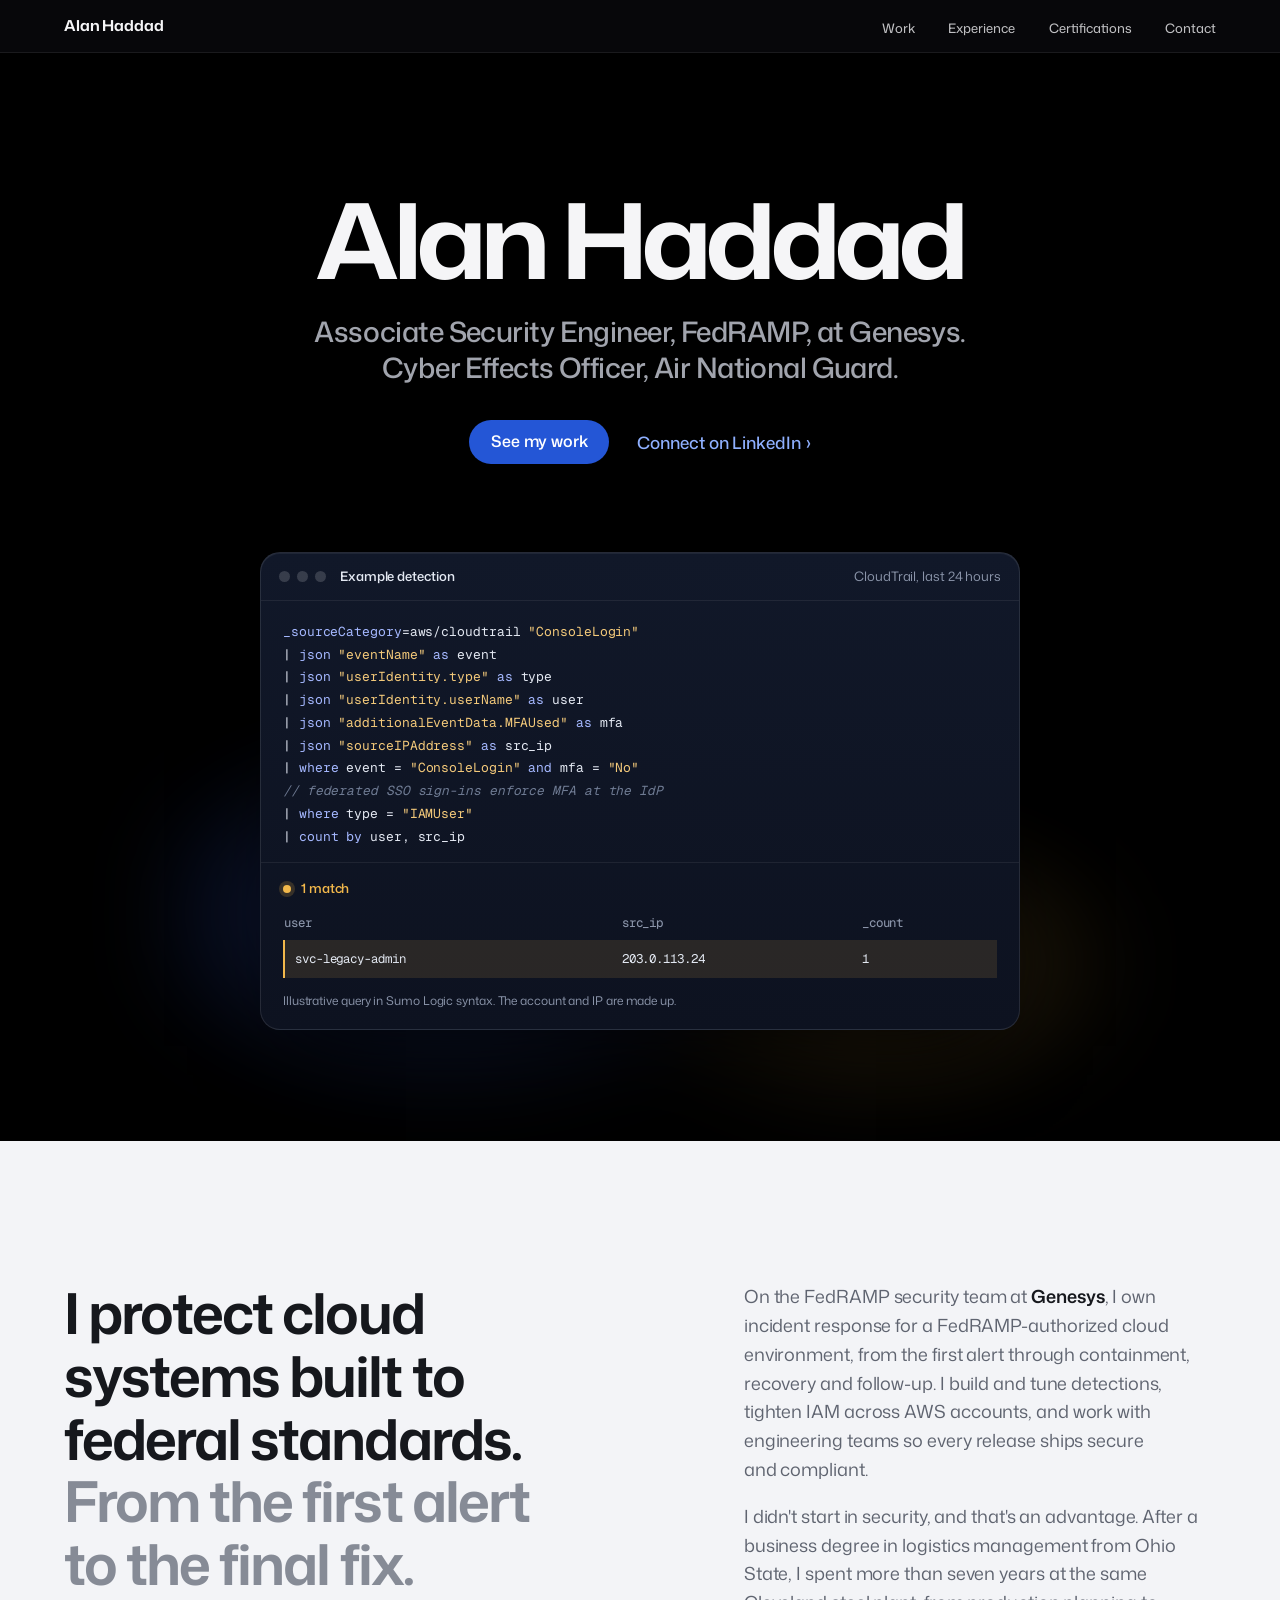
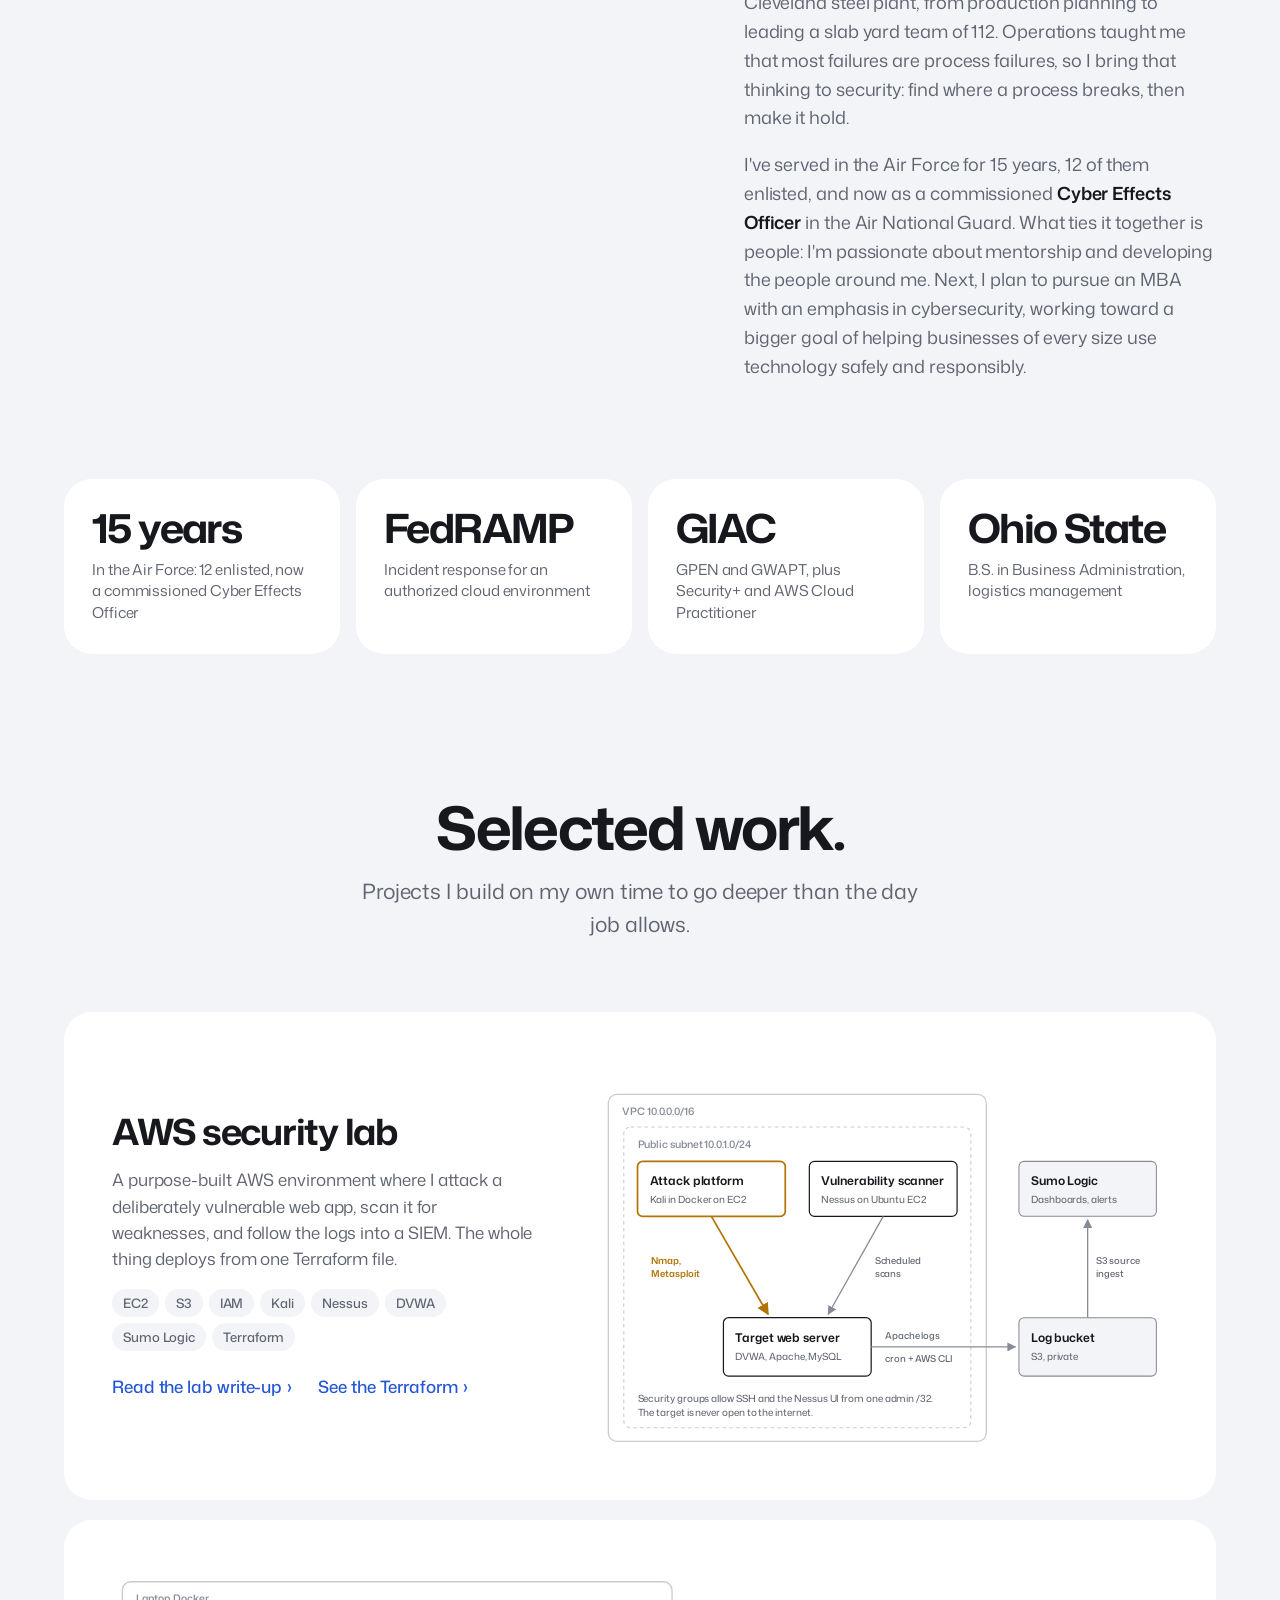
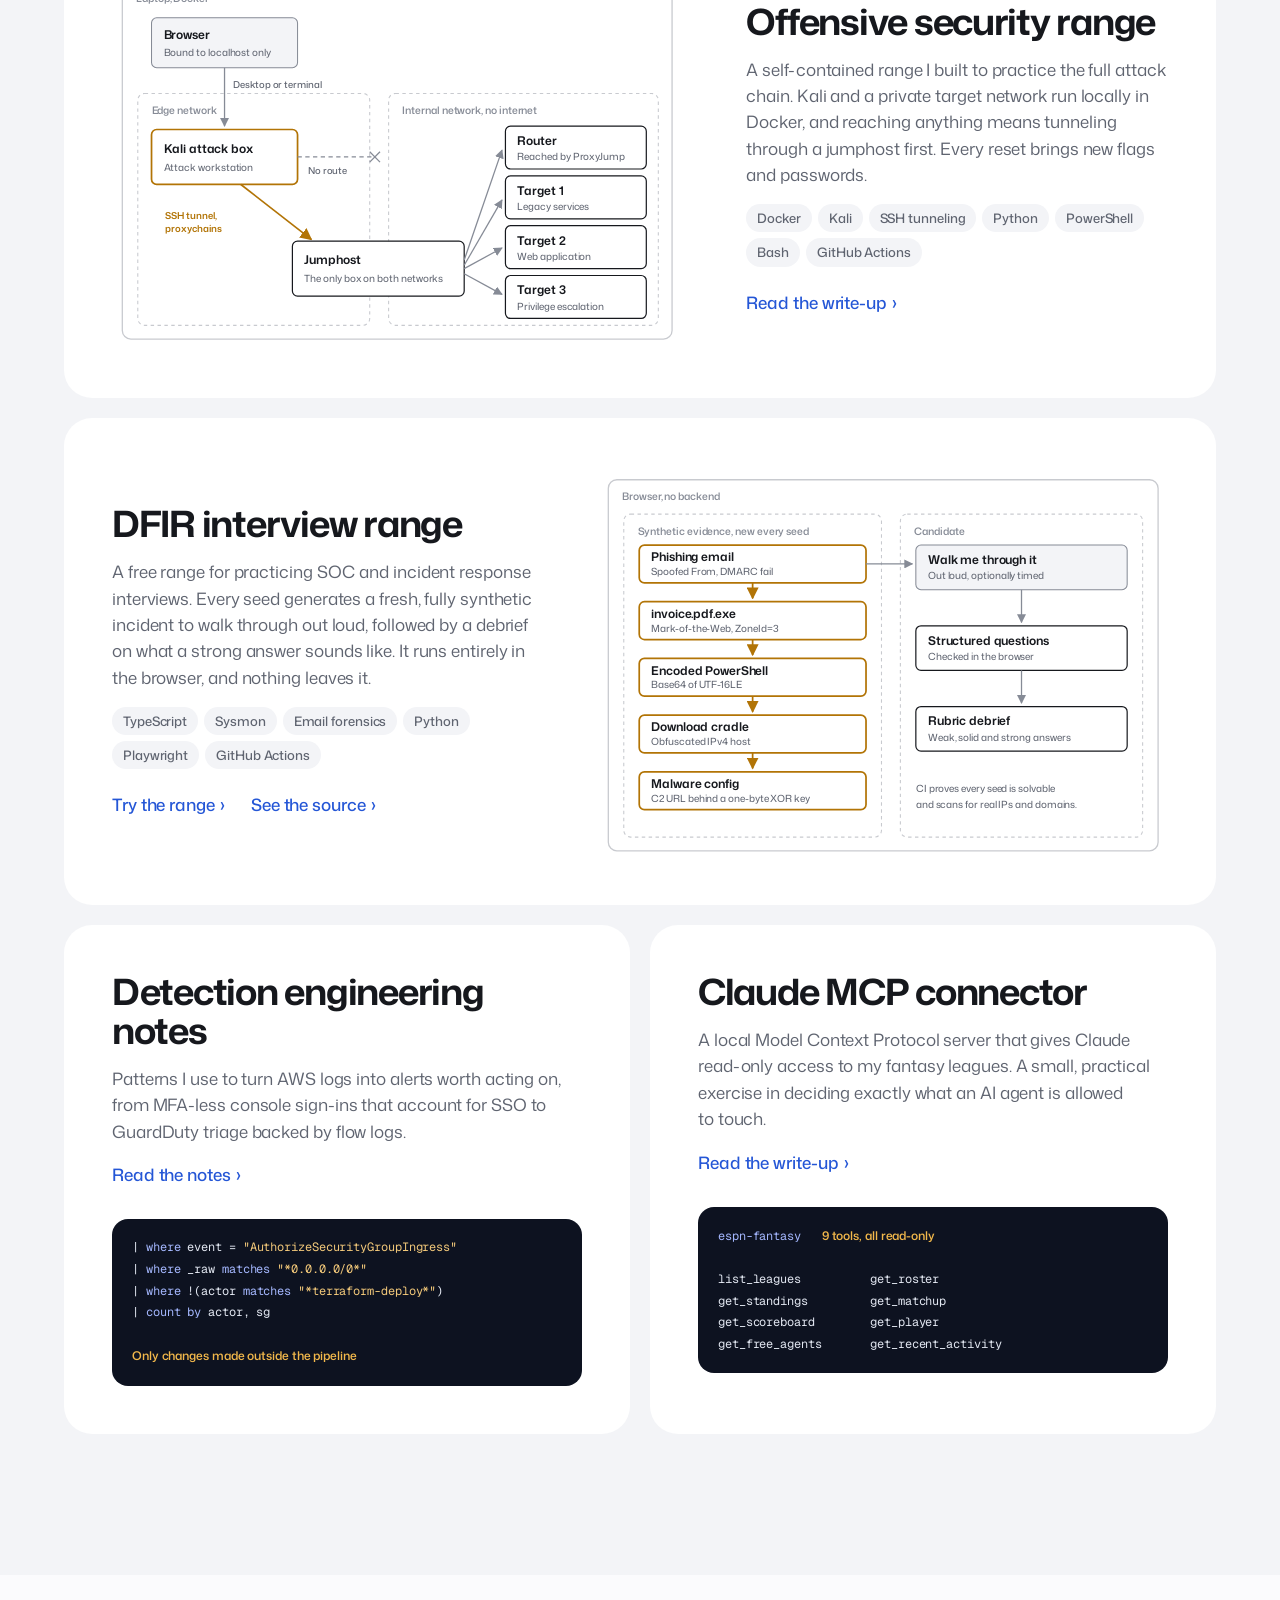
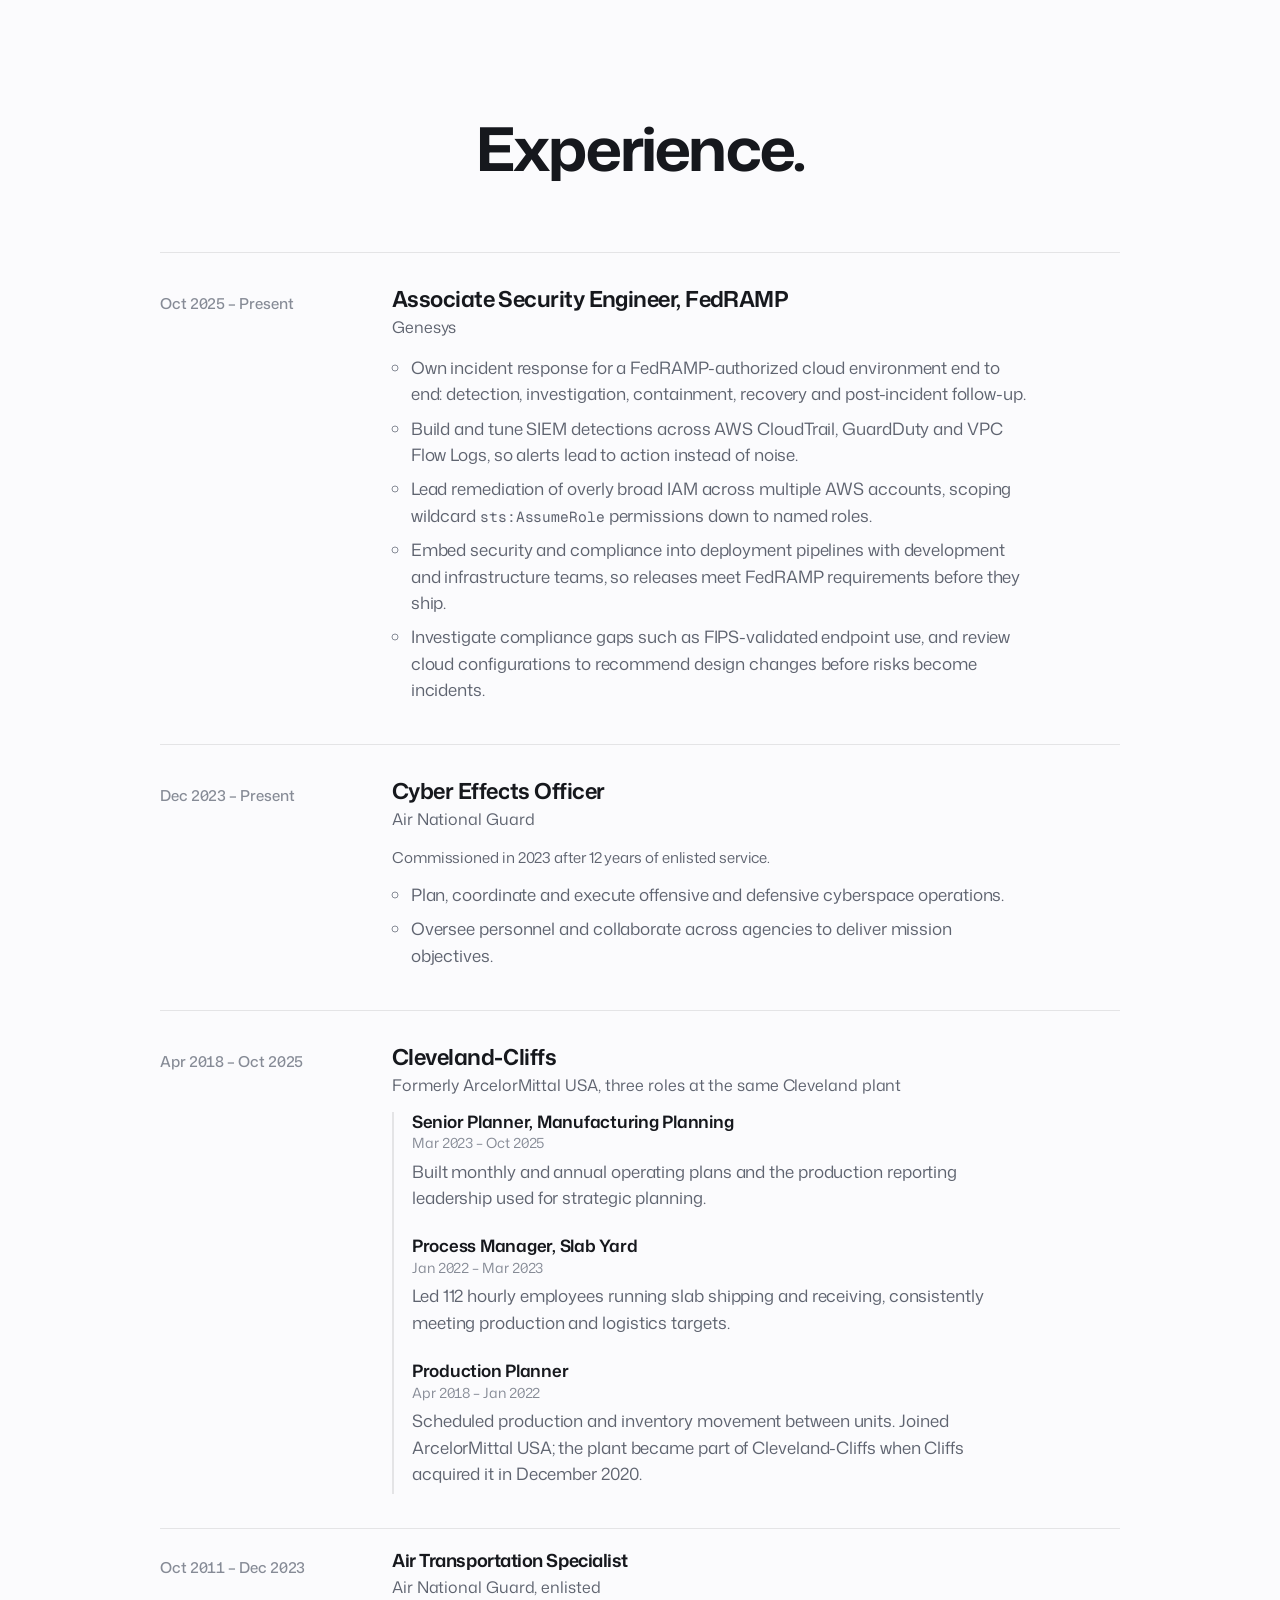
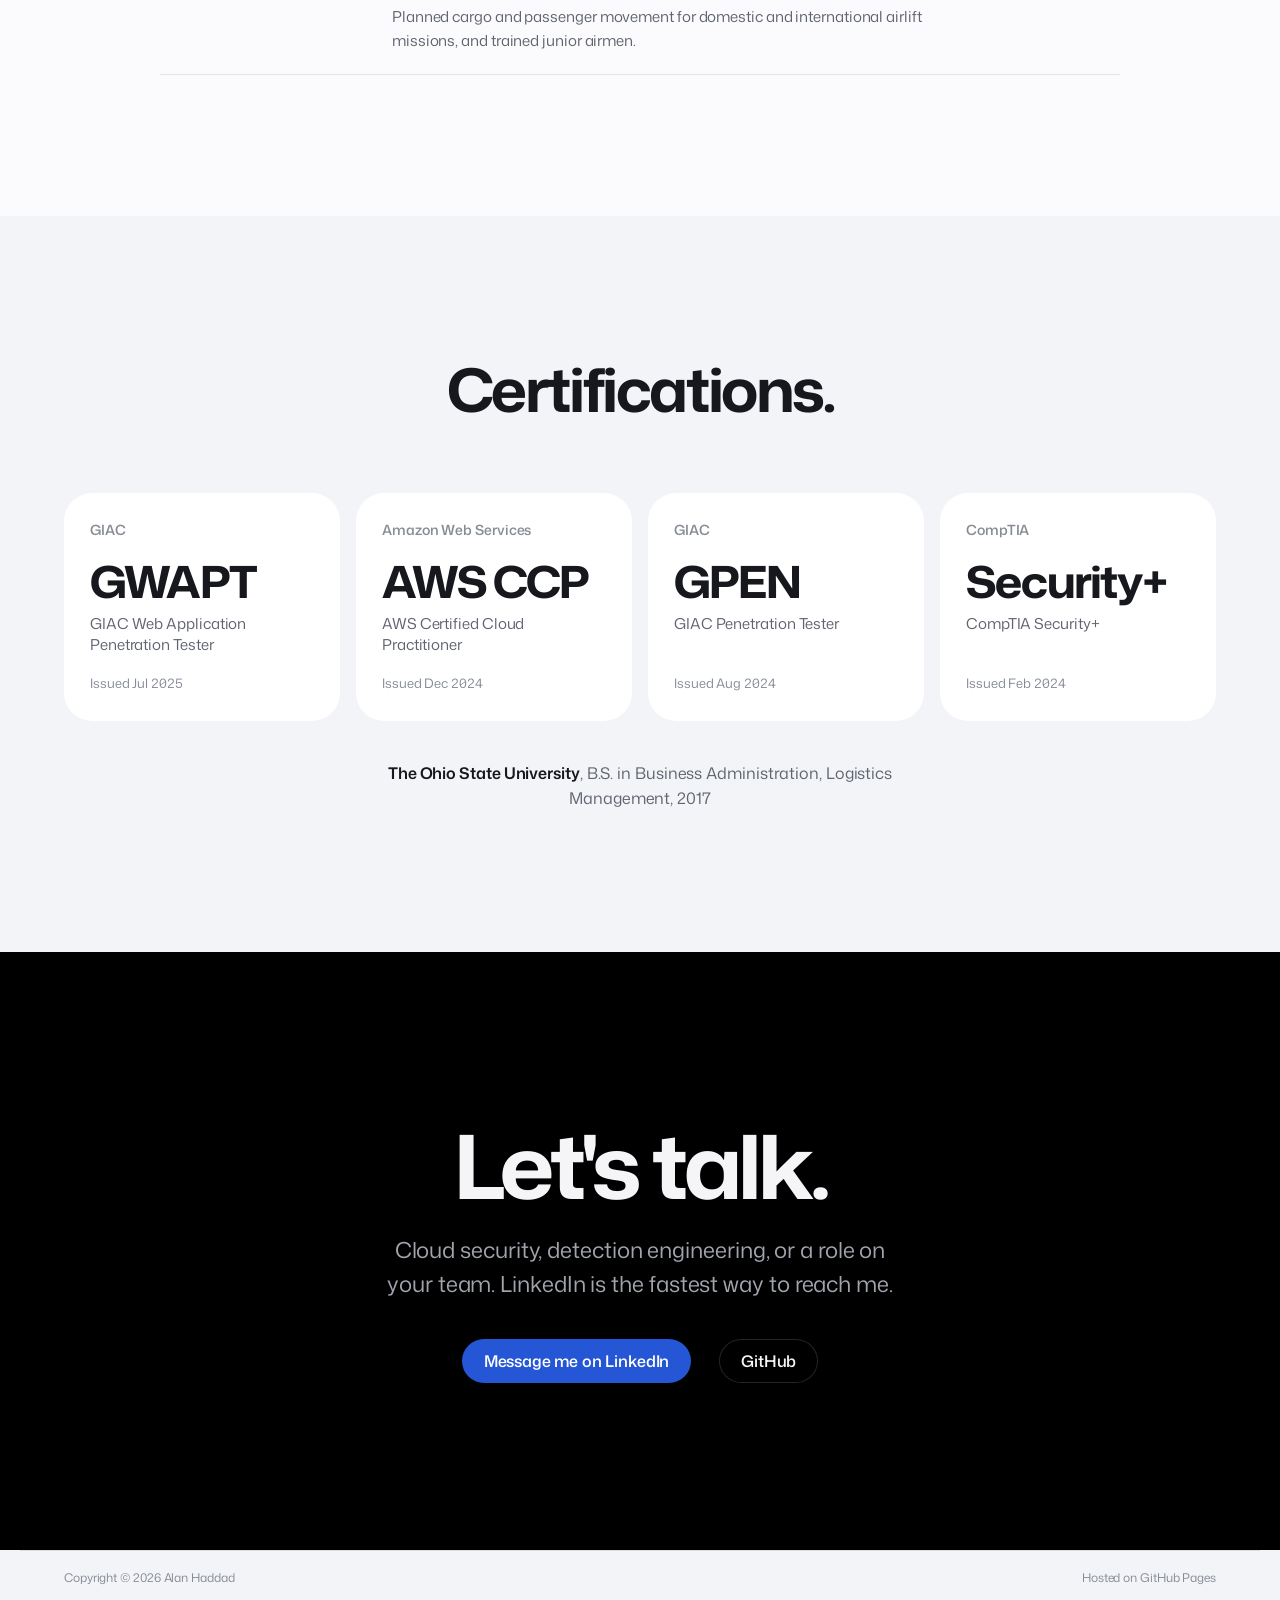
<file: index.html>
<!doctype html>
<html lang="en">
<head>
  <meta charset="utf-8">
  <meta name="viewport" content="width=device-width, initial-scale=1">
  <title>Alan Haddad, security engineer</title>
  <meta name="description" content="Alan Haddad is a security engineer at Genesys protecting a FedRAMP-authorized cloud environment: incident response, detection engineering and secure delivery. Cyber Effects Officer, Air National Guard.">
  <link rel="canonical" href="https://alanhaddad.net/">
  <meta property="og:type" content="website">
  <meta property="og:title" content="Alan Haddad, security engineer">
  <meta property="og:description" content="Incident response, detection engineering and compliance for cloud environments built to federal standards.">
  <meta property="og:url" content="https://alanhaddad.net/">
  <meta property="og:image" content="https://alanhaddad.net/images/og.png">
  <meta name="twitter:card" content="summary_large_image">
  <meta name="theme-color" content="#000000">
  <link rel="icon" href="favicon.svg" type="image/svg+xml">
  <link rel="preload" href="assets/fonts/mona-sans-latin-wdth-normal.woff2" as="font" type="font/woff2" crossorigin>
  <link rel="stylesheet" href="assets/css/site.css">
  <script>document.documentElement.classList.add("js")</script>
</head>
<body>
  <a class="skip" href="#main">Skip to content</a>

  <header class="masthead">
    <div class="wrap-wide">
      <a class="wordmark" href="./">Alan Haddad</a>
      <nav class="site-nav" aria-label="Primary">
        <ul>
          <li><a href="#work">Work</a></li>
          <li class="opt"><a href="#experience">Experience</a></li>
          <li class="opt"><a href="#credentials">Certifications</a></li>
          <li><a href="#contact">Contact</a></li>
        </ul>
      </nav>
    </div>
  </header>

  <main id="main">
    <section class="hero" aria-labelledby="hero-title">
      <div class="wrap">
        <h1 class="hero-name" id="hero-title">Alan Haddad</h1>
        <p class="hero-role">Associate Security Engineer, FedRAMP, at Genesys. <br>Cyber Effects Officer, Air National Guard.</p>
        <div class="hero-links">
          <a class="pill" href="#work">See my work</a>
          <a class="chev" href="https://www.linkedin.com/in/alanhaddad9">Connect on LinkedIn</a>
        </div>

        <div class="stage-shot">
          <figure class="console" aria-label="Example detection query and its result">
            <div class="console-bar"><span class="dots" aria-hidden="true"><i></i><i></i><i></i></span><strong>Example detection</strong><span>CloudTrail, last 24 hours</span></div>
<pre><code><span class="ln" style="--i:0"><span class="k">_sourceCategory</span>=aws/cloudtrail <span class="s">"ConsoleLogin"</span></span><span class="ln" style="--i:1">| <span class="k">json</span> <span class="s">"eventName"</span> <span class="k">as</span> event</span><span class="ln" style="--i:2">| <span class="k">json</span> <span class="s">"userIdentity.type"</span> <span class="k">as</span> type</span><span class="ln" style="--i:3">| <span class="k">json</span> <span class="s">"userIdentity.userName"</span> <span class="k">as</span> user</span><span class="ln" style="--i:4">| <span class="k">json</span> <span class="s">"additionalEventData.MFAUsed"</span> <span class="k">as</span> mfa</span><span class="ln" style="--i:5">| <span class="k">json</span> <span class="s">"sourceIPAddress"</span> <span class="k">as</span> src_ip</span><span class="ln" style="--i:6">| <span class="k">where</span> event = <span class="s">"ConsoleLogin"</span> <span class="k">and</span> mfa = <span class="s">"No"</span></span><span class="ln" style="--i:7"><span class="c">// federated SSO sign-ins enforce MFA at the IdP</span></span><span class="ln" style="--i:8">| <span class="k">where</span> type = <span class="s">"IAMUser"</span></span><span class="ln" style="--i:9">| <span class="k">count by</span> user, src_ip</span></code></pre>
            <div class="console-result">
              <p class="console-status"><span class="dot" aria-hidden="true"></span>1 match</p>
              <table>
                <thead><tr><th scope="col">user</th><th scope="col">src_ip</th><th scope="col">_count</th></tr></thead>
                <tbody><tr><td>svc-legacy-admin</td><td>203.0.113.24</td><td>1</td></tr></tbody>
              </table>
              <p class="console-note">Illustrative query in Sumo Logic syntax. The account and IP are made up.</p>
            </div>
          </figure>
        </div>
      </div>
    </section>

    <section class="section band" id="about" aria-label="About">
      <div class="wrap-wide">
        <div class="about-grid">
          <p class="statement reveal">I protect cloud systems built to federal standards. <span>From the first alert to the final fix.</span></p>
          <div class="about-copy reveal">
            <p>On the FedRAMP security team at <strong>Genesys</strong>, I own incident response for a FedRAMP-authorized cloud environment, from the first alert through containment, recovery and follow-up. I build and tune detections, tighten IAM across AWS accounts, and work with engineering teams so every release ships secure and compliant.</p>
<p>I didn't start in security, and that's an advantage. After a business degree in logistics management from Ohio State, I spent more than seven years at the same Cleveland steel plant, from production planning to leading a slab yard team of 112. Operations taught me that most failures are process failures, so I bring that thinking to security: find where a process breaks, then make it hold.</p>
<p>I've served in the Air Force for 15 years, 12 of them enlisted, and now as a commissioned <strong>Cyber Effects Officer</strong> in the Air National Guard. What ties it together is people: I'm passionate about mentorship and developing the people around me. Next, I plan to pursue an MBA with an emphasis in cybersecurity, working toward a bigger goal of helping businesses of every size use technology safely and responsibly.</p>
          </div>
        </div>
        <div class="tiles">
          <div class="tile reveal"><span class="big">15 years</span><span class="small">In the Air Force: 12 enlisted, now a commissioned Cyber Effects Officer</span></div>
          <div class="tile reveal"><span class="big">FedRAMP</span><span class="small">Incident response for an authorized cloud environment</span></div>
          <div class="tile reveal"><span class="big">GIAC</span><span class="small">GPEN and GWAPT, plus Security+ and AWS Cloud Practitioner</span></div>
          <div class="tile reveal"><span class="big">Ohio State</span><span class="small">B.S. in Business Administration, logistics management</span></div>
        </div>
      </div>
    </section>

    <section class="section band work-section" id="work" aria-labelledby="work-title">
      <div class="wrap-wide">
        <div class="kicker-head reveal">
          <h2 id="work-title">Selected work.</h2>
          <p>Projects I build on my own time to go deeper than the day job allows.</p>
        </div>

        <div class="bento">
          <article class="work work-feature reveal">
            <div>
              <h3>AWS security lab</h3>
              <p>A purpose-built AWS environment where I attack a deliberately vulnerable web app, scan it for weaknesses, and follow the logs into a SIEM. The whole thing deploys from one Terraform file.</p>
              <ul class="stack" aria-label="Technologies">
                <li>EC2</li><li>S3</li><li>IAM</li><li>Kali</li><li>Nessus</li><li>DVWA</li><li>Sumo Logic</li><li>Terraform</li>
              </ul>
              <div class="links"><a class="chev" href="network-map.html">Read the lab write-up</a><a class="chev" href="terraform.html">See the Terraform</a></div>
            </div>
            <div class="art-feature diagram-scroll">
              <svg class="diagram" viewBox="0 0 664 456" role="img" aria-labelledby="lab-dt lab-dd" xmlns="http://www.w3.org/2000/svg">
  <title id="lab-dt">AWS security lab architecture</title>
  <desc id="lab-dd">Inside a VPC, a Kali attack platform and a Nessus scanner both target a DVWA web server in one public subnet. The web server ships Apache logs to a private S3 bucket outside the VPC, and Sumo Logic ingests the bucket for dashboards and alerts.</desc>
  <defs>
    <marker id="lab-ah" viewBox="0 0 10 10" refX="9" refY="5" markerWidth="7" markerHeight="7" orient="auto-start-reverse"><path class="ah" d="M0 0 L10 5 L0 10 z"/></marker>
    <marker id="lab-ah-a" viewBox="0 0 10 10" refX="9" refY="5" markerWidth="7" markerHeight="7" orient="auto-start-reverse"><path class="ah-attack" d="M0 0 L10 5 L0 10 z"/></marker>
  </defs>

  <rect class="zone" x="12" y="40" width="440" height="404" rx="10"/>
  <text class="zone-label" x="28" y="64">VPC 10.0.0.0/16</text>
  <rect class="zone-inner" x="30" y="78" width="404" height="350" rx="8"/>
  <text class="zone-label" x="46" y="102">Public subnet 10.0.1.0/24</text>

  <rect class="node node-attack" x="46" y="118" width="172" height="64" rx="6"/>
  <text class="t" x="60" y="145">Attack platform</text>
  <text class="st" x="60" y="166">Kali in Docker on EC2</text>

  <rect class="node" x="246" y="118" width="172" height="64" rx="6"/>
  <text class="t" x="260" y="145">Vulnerability scanner</text>
  <text class="st" x="260" y="166">Nessus on Ubuntu EC2</text>

  <rect class="node" x="146" y="300" width="172" height="68" rx="6"/>
  <text class="t" x="160" y="328">Target web server</text>
  <text class="st" x="160" y="349">DVWA, Apache, MySQL</text>

  <path class="edge edge-attack" d="M132 182 L198 296" marker-end="url(#lab-ah-a)"/>
  <text class="el el-attack" x="62" y="238">Nmap,</text>
  <text class="el el-attack" x="62" y="253">Metasploit</text>
  <path class="edge" d="M332 182 L268 296" marker-end="url(#lab-ah)"/>
  <text class="el" x="322" y="238">Scheduled</text>
  <text class="el" x="322" y="253">scans</text>

  <text class="st" x="46" y="398">Security groups allow SSH and the Nessus UI from one admin /32.</text>
  <text class="st" x="46" y="414">The target is never open to the internet.</text>

  <rect class="node node-ext" x="490" y="300" width="160" height="68" rx="6"/>
  <text class="t" x="504" y="328">Log bucket</text>
  <text class="st" x="504" y="349">S3, private</text>

  <path class="edge" d="M318 334 L486 334" marker-end="url(#lab-ah)"/>
  <text class="el" x="334" y="325">Apache logs</text>
  <text class="el" x="334" y="352">cron + AWS CLI</text>

  <rect class="node node-ext" x="490" y="118" width="160" height="64" rx="6"/>
  <text class="t" x="504" y="145">Sumo Logic</text>
  <text class="st" x="504" y="166">Dashboards, alerts</text>

  <path class="edge" d="M570 300 L570 186" marker-end="url(#lab-ah)"/>
  <text class="el" x="580" y="238">S3 source</text>
  <text class="el" x="580" y="253">ingest</text>
</svg>
            </div>
          </article>

          <article class="work work-feature flip reveal">
            <div>
              <h3>Offensive security range</h3>
              <p>A self-contained range I built to practice the full attack chain. Kali and a private target network run locally in Docker, and reaching anything means tunneling through a jumphost first. Every reset brings new flags and passwords.</p>
              <ul class="stack" aria-label="Technologies">
                <li>Docker</li><li>Kali</li><li>SSH tunneling</li><li>Python</li><li>PowerShell</li><li>Bash</li><li>GitHub Actions</li>
              </ul>
              <div class="links"><a class="chev" href="cyber-range.html">Read the write-up</a></div>
            </div>
            <div class="art-feature diagram-scroll">
<svg class="diagram" viewBox="0 0 664 444" role="img" aria-labelledby="rng-dt rng-dd" xmlns="http://www.w3.org/2000/svg">
  <title id="rng-dt">Offensive security range architecture</title>
  <desc id="rng-dd">Everything runs in Docker on one laptop. The browser opens a Kali desktop that sits on an edge network. Kali has no route to the internal network, which holds a router and three targets and has no internet access. The jumphost is the only machine on both networks, so every target is reached through an SSH tunnel.</desc>
  <defs>
    <marker id="rng-ah" viewBox="0 0 10 10" refX="9" refY="5" markerWidth="7" markerHeight="7" orient="auto-start-reverse"><path class="ah" d="M0 0 L10 5 L0 10 z"/></marker>
    <marker id="rng-ah-a" viewBox="0 0 10 10" refX="9" refY="5" markerWidth="7" markerHeight="7" orient="auto-start-reverse"><path class="ah-attack" d="M0 0 L10 5 L0 10 z"/></marker>
  </defs>

  <rect class="zone" x="12" y="16" width="640" height="416" rx="10"/>
  <text class="zone-label" x="28" y="40">Laptop, Docker</text>

  <rect class="node node-ext" x="46" y="58" width="170" height="58" rx="6"/>
  <text class="t" x="60" y="83">Browser</text>
  <text class="st" x="60" y="102">Bound to localhost only</text>

  <rect class="zone-inner" x="30" y="146" width="270" height="270" rx="8"/>
  <text class="zone-label" x="46" y="170">Edge network</text>

  <rect class="zone-inner" x="322" y="146" width="314" height="270" rx="8"/>
  <text class="zone-label" x="338" y="170">Internal network, no internet</text>

  <path class="edge" d="M131 116 L131 184" marker-end="url(#rng-ah)"/>
  <text class="el" x="141" y="140">Desktop or terminal</text>

  <rect class="node node-attack" x="46" y="188" width="170" height="64" rx="6"/>
  <text class="t" x="60" y="215">Kali attack box</text>
  <text class="st" x="60" y="236">Attack workstation</text>

  <path class="edge edge-ctl" d="M216 220 L306 220"/>
  <path class="edge" d="M300 214 L312 226 M312 214 L300 226"/>
  <text class="el" x="228" y="240">No route</text>

  <path class="edge edge-attack" d="M150 252 L232 316" marker-end="url(#rng-ah-a)"/>
  <text class="el el-attack" x="62" y="292">SSH tunnel,</text>
  <text class="el el-attack" x="62" y="307">proxychains</text>

  <rect class="node" x="210" y="318" width="200" height="64" rx="6"/>
  <text class="t" x="224" y="345">Jumphost</text>
  <text class="st" x="224" y="366">The only box on both networks</text>

  <rect class="node" x="458" y="184" width="164" height="50" rx="6"/>
  <text class="t" x="472" y="206">Router</text>
  <text class="st" x="472" y="224">Reached by ProxyJump</text>

  <rect class="node" x="458" y="242" width="164" height="50" rx="6"/>
  <text class="t" x="472" y="264">Target 1</text>
  <text class="st" x="472" y="282">Legacy services</text>

  <rect class="node" x="458" y="300" width="164" height="50" rx="6"/>
  <text class="t" x="472" y="322">Target 2</text>
  <text class="st" x="472" y="340">Web application</text>

  <rect class="node" x="458" y="358" width="164" height="50" rx="6"/>
  <text class="t" x="472" y="380">Target 3</text>
  <text class="st" x="472" y="398">Privilege escalation</text>

  <path class="edge" d="M410 340 L454 212" marker-end="url(#rng-ah)"/>
  <path class="edge" d="M410 346 L454 270" marker-end="url(#rng-ah)"/>
  <path class="edge" d="M410 350 L454 326" marker-end="url(#rng-ah)"/>
  <path class="edge" d="M410 356 L454 380" marker-end="url(#rng-ah)"/>
</svg>
            </div>
          </article>

          <article class="work work-feature reveal">
            <div>
              <h3>DFIR interview range</h3>
              <p>A free range for practicing SOC and incident response interviews. Every seed generates a fresh, fully synthetic incident to walk through out loud, followed by a debrief on what a strong answer sounds like. It runs entirely in the browser, and nothing leaves it.</p>
              <ul class="stack" aria-label="Technologies">
                <li>TypeScript</li><li>Sysmon</li><li>Email forensics</li><li>Python</li><li>Playwright</li><li>GitHub Actions</li>
              </ul>
              <div class="links"><a class="chev" href="/dfir-range/">Try the range</a><a class="chev" href="https://github.com/alan-haddad/dfir-range">See the source</a></div>
            </div>
            <div class="art-feature diagram-scroll">
<svg class="diagram" viewBox="0 0 664 456" role="img" aria-labelledby="dfir-dt dfir-dd" xmlns="http://www.w3.org/2000/svg">
  <title id="dfir-dt">DFIR interview range flow</title>
  <desc id="dfir-dd">Everything runs in the browser. Each seed generates a synthetic incident: a phishing email, a downloaded file with Mark-of-the-Web, an encoded PowerShell command, an obfuscated download cradle and an XOR-protected config. The candidate walks through the evidence out loud, answers structured questions checked by the site, then reviews a rubric debrief.</desc>
  <defs>
    <marker id="dfir-ah" viewBox="0 0 10 10" refX="9" refY="5" markerWidth="7" markerHeight="7" orient="auto-start-reverse"><path class="ah" d="M0 0 L10 5 L0 10 z"/></marker>
    <marker id="dfir-ah-a" viewBox="0 0 10 10" refX="9" refY="5" markerWidth="7" markerHeight="7" orient="auto-start-reverse"><path class="ah-attack" d="M0 0 L10 5 L0 10 z"/></marker>
  </defs>

  <rect class="zone" x="12" y="16" width="640" height="432" rx="10"/>
  <text class="zone-label" x="28" y="40">Browser, no backend</text>

  <rect class="zone-inner" x="30" y="56" width="300" height="376" rx="8"/>
  <text class="zone-label" x="46" y="80">Synthetic evidence, new every seed</text>

  <rect class="node node-attack" x="48" y="92" width="264" height="44" rx="6"/>
  <text class="t" x="62" y="111">Phishing email</text>
  <text class="st" x="62" y="127">Spoofed From, DMARC fail</text>
  <path class="edge edge-attack" d="M180 136 L180 154" marker-end="url(#dfir-ah-a)"/>

  <rect class="node node-attack" x="48" y="158" width="264" height="44" rx="6"/>
  <text class="t" x="62" y="177">invoice.pdf.exe</text>
  <text class="st" x="62" y="193">Mark-of-the-Web, ZoneId=3</text>
  <path class="edge edge-attack" d="M180 202 L180 220" marker-end="url(#dfir-ah-a)"/>

  <rect class="node node-attack" x="48" y="224" width="264" height="44" rx="6"/>
  <text class="t" x="62" y="243">Encoded PowerShell</text>
  <text class="st" x="62" y="259">Base64 of UTF-16LE</text>
  <path class="edge edge-attack" d="M180 268 L180 286" marker-end="url(#dfir-ah-a)"/>

  <rect class="node node-attack" x="48" y="290" width="264" height="44" rx="6"/>
  <text class="t" x="62" y="309">Download cradle</text>
  <text class="st" x="62" y="325">Obfuscated IPv4 host</text>
  <path class="edge edge-attack" d="M180 334 L180 352" marker-end="url(#dfir-ah-a)"/>

  <rect class="node node-attack" x="48" y="356" width="264" height="44" rx="6"/>
  <text class="t" x="62" y="375">Malware config</text>
  <text class="st" x="62" y="391">C2 URL behind a one-byte XOR key</text>

  <rect class="zone-inner" x="352" y="56" width="282" height="376" rx="8"/>
  <text class="zone-label" x="368" y="80">Candidate</text>

  <path class="edge" d="M312 114 L366 114" marker-end="url(#dfir-ah)"/>

  <rect class="node node-ext" x="370" y="92" width="246" height="52" rx="6"/>
  <text class="t" x="384" y="114">Walk me through it</text>
  <text class="st" x="384" y="132">Out loud, optionally timed</text>
  <path class="edge" d="M493 144 L493 182" marker-end="url(#dfir-ah)"/>

  <rect class="node" x="370" y="186" width="246" height="52" rx="6"/>
  <text class="t" x="384" y="208">Structured questions</text>
  <text class="st" x="384" y="226">Checked in the browser</text>
  <path class="edge" d="M493 238 L493 276" marker-end="url(#dfir-ah)"/>

  <rect class="node" x="370" y="280" width="246" height="52" rx="6"/>
  <text class="t" x="384" y="302">Rubric debrief</text>
  <text class="st" x="384" y="320">Weak, solid and strong answers</text>

  <text class="st" x="370" y="380">CI proves every seed is solvable</text>
  <text class="st" x="370" y="398">and scans for real IPs and domains.</text>
</svg>
            </div>
          </article>

          <article class="work reveal">
            <h3>Detection engineering notes</h3>
            <p>Patterns I use to turn AWS logs into alerts worth acting on, from MFA-less console sign-ins that account for SSO to GuardDuty triage backed by flow logs.</p>
            <div class="links"><a class="chev" href="detection.html">Read the notes</a></div>
            <div class="art" aria-hidden="true">
<div class="mini-code">| <span class="k">where</span> event = <span class="s">"AuthorizeSecurityGroupIngress"</span>
| <span class="k">where</span> _raw <span class="k">matches</span> <span class="s">"*0.0.0.0/0*"</span>
| <span class="k">where</span> !(actor <span class="k">matches</span> <span class="s">"*terraform-deploy*"</span>)
| <span class="k">count by</span> actor, sg

<span class="hit">Only changes made outside the pipeline</span></div>
            </div>
          </article>

          <article class="work reveal">
            <h3>Claude MCP connector</h3>
            <p>A local Model Context Protocol server that gives Claude read-only access to my fantasy leagues. A small, practical exercise in deciding exactly what an AI agent is allowed to touch.</p>
            <div class="links"><a class="chev" href="mcp-connector.html">Read the write-up</a></div>
            <div class="art" aria-hidden="true">
<div class="mini-code"><span class="k">espn-fantasy</span>   <span class="hit">9 tools, all read-only</span>

list_leagues          get_roster
get_standings         get_matchup
get_scoreboard        get_player
get_free_agents       get_recent_activity</div>
            </div>
          </article>
        </div>
      </div>
    </section>

    <section class="section" id="experience" aria-labelledby="exp-title">
      <div class="wrap-wide">
        <div class="kicker-head reveal"><h2 id="exp-title">Experience.</h2></div>
        <ol class="timeline reveal" reversed>
          <li><div class="when">Oct 2025&nbsp;&ndash;&nbsp;Present</div><div><h3>Associate Security Engineer, FedRAMP</h3><p class="org">Genesys</p><ul><li>Own incident response for a FedRAMP-authorized cloud environment end to end: detection, investigation, containment, recovery and post-incident follow-up.</li><li>Build and tune SIEM detections across AWS CloudTrail, GuardDuty and VPC Flow Logs, so alerts lead to action instead of noise.</li><li>Lead remediation of overly broad IAM across multiple AWS accounts, scoping wildcard <code>sts:AssumeRole</code> permissions down to named roles.</li><li>Embed security and compliance into deployment pipelines with development and infrastructure teams, so releases meet FedRAMP requirements before they ship.</li><li>Investigate compliance gaps such as FIPS-validated endpoint use, and review cloud configurations to recommend design changes before risks become incidents.</li></ul></div></li>
          <li><div class="when">Dec 2023&nbsp;&ndash;&nbsp;Present</div><div><h3>Cyber Effects Officer</h3><p class="org">Air National Guard</p><p class="note">Commissioned in 2023 after 12 years of enlisted service.</p><ul><li>Plan, coordinate and execute offensive and defensive cyberspace operations.</li><li>Oversee personnel and collaborate across agencies to deliver mission objectives.</li></ul></div></li>
          <li><div class="when">Apr 2018&nbsp;&ndash;&nbsp;Oct 2025</div><div><h3>Cleveland-Cliffs</h3><p class="org">Formerly ArcelorMittal USA, three roles at the same Cleveland plant</p><ol class="roles"><li><h4>Senior Planner, Manufacturing Planning</h4><span class="role-when">Mar 2023&nbsp;&ndash;&nbsp;Oct 2025</span><p>Built monthly and annual operating plans and the production reporting leadership used for strategic planning.</p></li><li><h4>Process Manager, Slab Yard</h4><span class="role-when">Jan 2022&nbsp;&ndash;&nbsp;Mar 2023</span><p>Led 112 hourly employees running slab shipping and receiving, consistently meeting production and logistics targets.</p></li><li><h4>Production Planner</h4><span class="role-when">Apr 2018&nbsp;&ndash;&nbsp;Jan 2022</span><p>Scheduled production and inventory movement between units. Joined ArcelorMittal USA; the plant became part of Cleveland-Cliffs when Cliffs acquired it in December 2020.</p></li></ol></div></li>
          <li class="brief"><div class="when">Oct 2011&nbsp;&ndash;&nbsp;Dec 2023</div><div><h3>Air Transportation Specialist</h3><p class="org">Air National Guard, enlisted</p><p class="note">Planned cargo and passenger movement for domestic and international airlift missions, and trained junior airmen.</p></div></li>
        </ol>
      </div>
    </section>

    <section class="section band" id="credentials" aria-labelledby="cred-title">
      <div class="wrap-wide">
        <div class="kicker-head reveal"><h2 id="cred-title">Certifications.</h2></div>
        <div class="cert-grid">
          <article class="cert reveal"><span class="issuer">GIAC</span><h3 class="abbr">GWAPT</h3><span class="name">GIAC Web Application Penetration Tester</span><span class="issued">Issued Jul 2025</span></article>
          <article class="cert reveal"><span class="issuer">Amazon Web Services</span><h3 class="abbr">AWS CCP</h3><span class="name">AWS Certified Cloud Practitioner</span><span class="issued">Issued Dec 2024</span></article>
          <article class="cert reveal"><span class="issuer">GIAC</span><h3 class="abbr">GPEN</h3><span class="name">GIAC Penetration Tester</span><span class="issued">Issued Aug 2024</span></article>
          <article class="cert reveal"><span class="issuer">CompTIA</span><h3 class="abbr">Security+</h3><span class="name">CompTIA Security+</span><span class="issued">Issued Feb 2024</span></article>
        </div>
        <p class="education reveal"><strong>The Ohio State University</strong>, B.S. in Business Administration, Logistics Management, 2017</p>
      </div>
    </section>

    <section class="contact" id="contact" aria-labelledby="contact-title">
      <div class="wrap">
        <h2 class="reveal" id="contact-title">Let's talk.</h2>
        <p class="reveal">Cloud security, detection engineering, or a role on your team. LinkedIn is the fastest way to reach me.</p>
        <div class="hero-links reveal">
          <a class="pill" href="https://www.linkedin.com/in/alanhaddad9">Message me on LinkedIn</a>
          <a class="pill pill-ghost" href="https://github.com/alan-haddad">GitHub</a>
        </div>
      </div>
    </section>
  </main>

  <footer class="site-footer">
    <div class="wrap-wide">
      <span>Copyright &copy; 2026 Alan Haddad</span>
      <span>Hosted on GitHub Pages</span>
    </div>
  </footer>
  <script src="assets/js/reveal.js" defer></script>
</body>
</html>
</file>
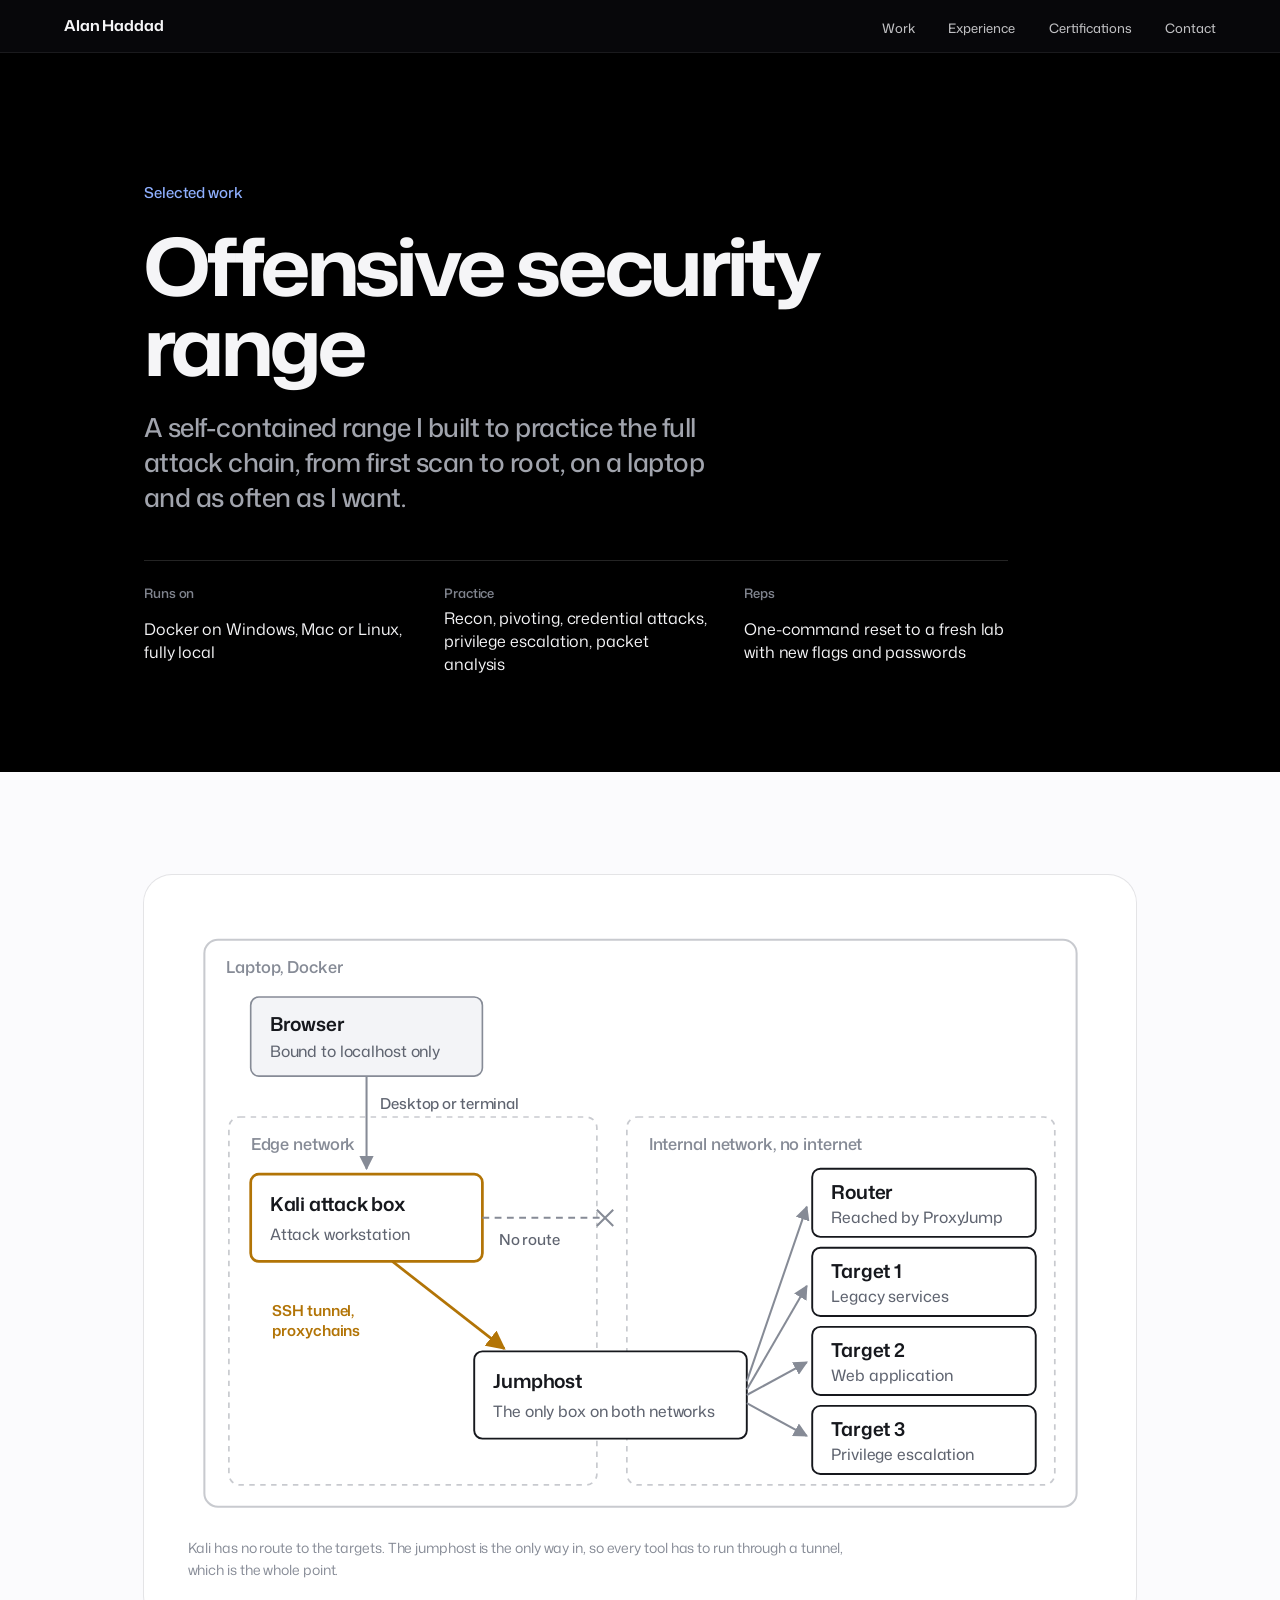
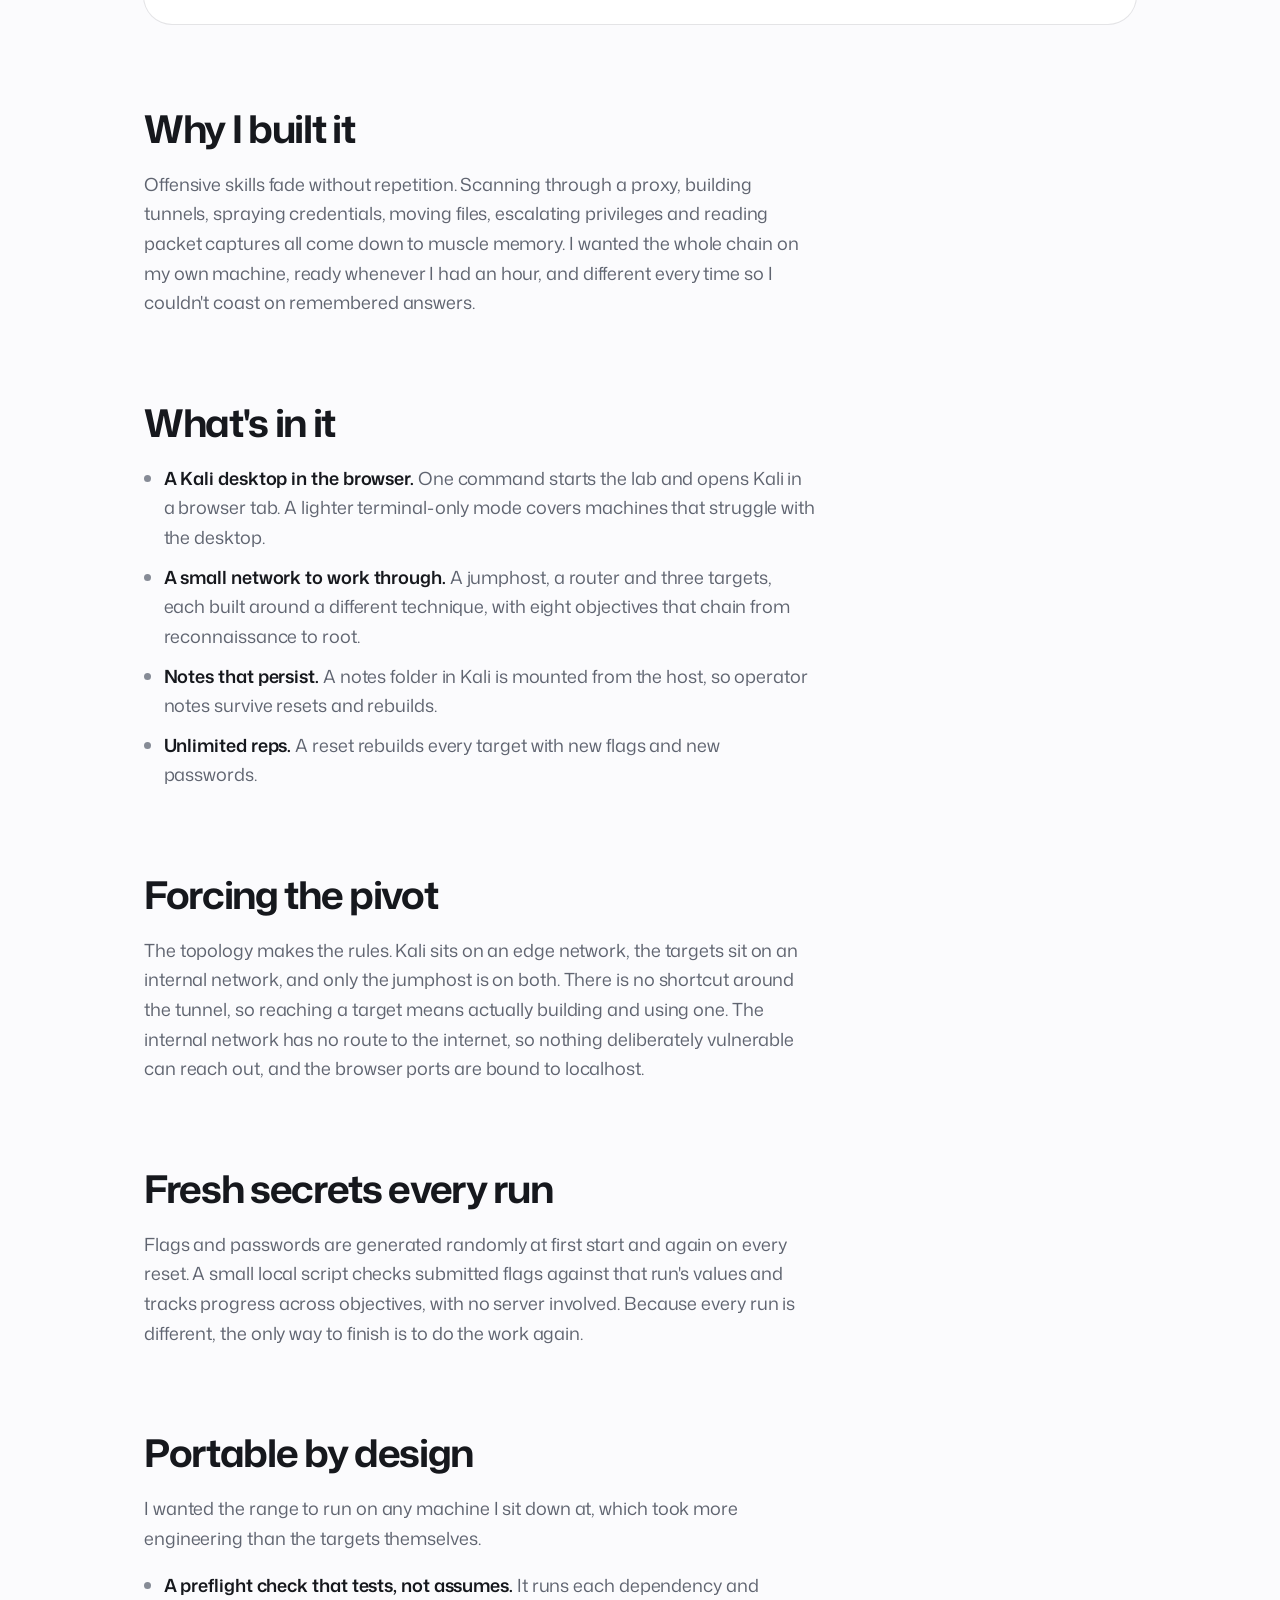
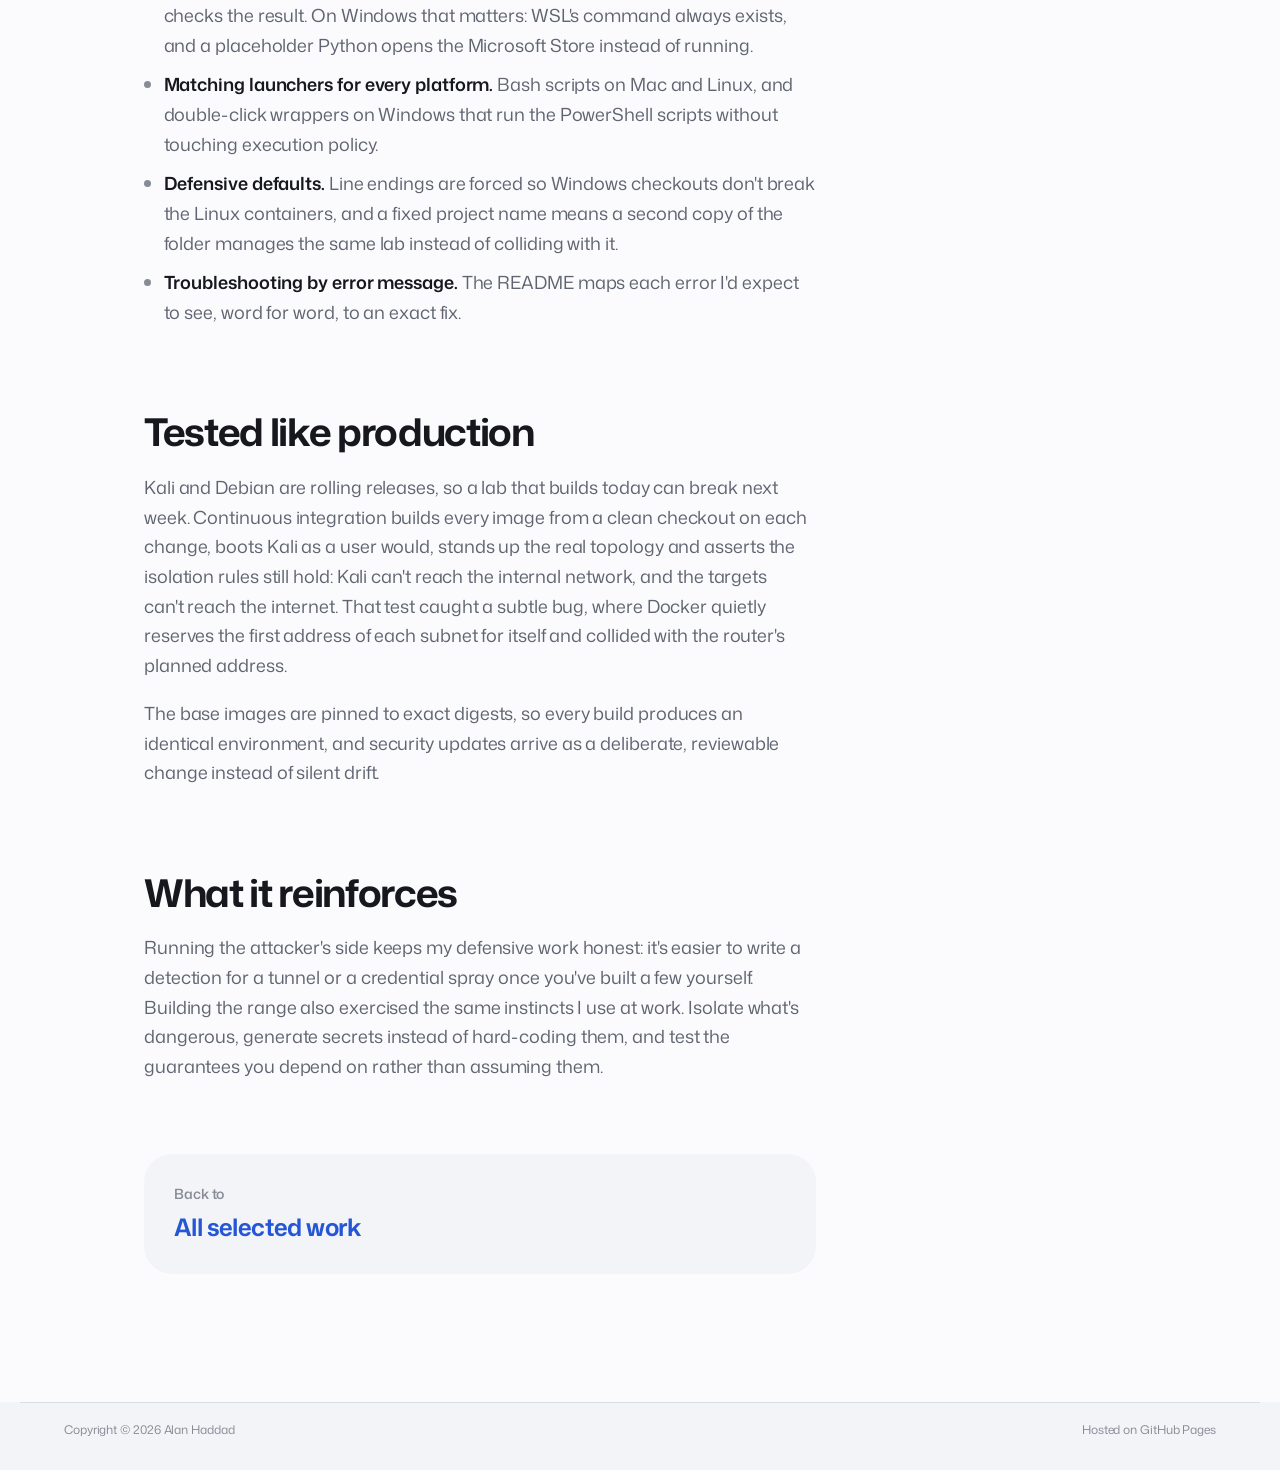
<file: cyber-range.html>
<!doctype html>
<html lang="en">
<head>
  <meta charset="utf-8">
  <meta name="viewport" content="width=device-width, initial-scale=1">
  <title>Offensive security range | Alan Haddad</title>
  <meta name="description" content="A self-contained offensive security range Alan Haddad built to practice the full attack chain: Kali and a private target network, running locally in Docker.">
  <link rel="canonical" href="https://alanhaddad.net/cyber-range.html">
  <meta property="og:type" content="article">
  <meta property="og:title" content="Offensive security range">
  <meta property="og:description" content="A self-contained offensive security range Alan Haddad built to practice the full attack chain: Kali and a private target network, running locally in Docker.">
  <meta property="og:url" content="https://alanhaddad.net/cyber-range.html">
  <meta property="og:image" content="https://alanhaddad.net/images/og.png">
  <meta name="twitter:card" content="summary_large_image">
  <meta name="theme-color" content="#000000">
  <link rel="icon" href="favicon.svg" type="image/svg+xml">
  <link rel="preload" href="assets/fonts/mona-sans-latin-wdth-normal.woff2" as="font" type="font/woff2" crossorigin>
  <link rel="stylesheet" href="assets/css/site.css">
</head>
<body>
  <a class="skip" href="#main">Skip to content</a>

  <header class="masthead">
    <div class="wrap-wide">
      <a class="wordmark" href="./">Alan Haddad</a>
      <nav class="site-nav" aria-label="Primary">
        <ul>
          <li><a href="./#work">Work</a></li>
          <li class="opt"><a href="./#experience">Experience</a></li>
          <li class="opt"><a href="./#credentials">Certifications</a></li>
          <li><a href="./#contact">Contact</a></li>
        </ul>
      </nav>
    </div>
  </header>
  <main id="main">
    <header class="cs-head">
      <div class="wrap">
        <p class="crumb"><a href="./#work">Selected work</a></p>
        <h1>Offensive security range</h1>
        <p class="lede">A self-contained range I built to practice the full attack chain, from first scan to root, on a laptop and as often as I want.</p>
        <dl class="cs-facts">
          <div><dt>Runs on</dt><dd>Docker on Windows, Mac or Linux, fully local</dd></div>
          <div><dt>Practice</dt><dd>Recon, pivoting, credential attacks, privilege escalation, packet analysis</dd></div>
          <div><dt>Reps</dt><dd>One-command reset to a fresh lab with new flags and passwords</dd></div>
        </dl>
      </div>
    </header>

    <article class="prose">
      <div class="wrap">
        <figure class="panel">
          <div class="diagram-scroll">
<svg class="diagram" viewBox="0 0 664 444" role="img" aria-labelledby="rng-dt rng-dd" xmlns="http://www.w3.org/2000/svg">
  <title id="rng-dt">Offensive security range architecture</title>
  <desc id="rng-dd">Everything runs in Docker on one laptop. The browser opens a Kali desktop that sits on an edge network. Kali has no route to the internal network, which holds a router and three targets and has no internet access. The jumphost is the only machine on both networks, so every target is reached through an SSH tunnel.</desc>
  <defs>
    <marker id="rng-ah" viewBox="0 0 10 10" refX="9" refY="5" markerWidth="7" markerHeight="7" orient="auto-start-reverse"><path class="ah" d="M0 0 L10 5 L0 10 z"/></marker>
    <marker id="rng-ah-a" viewBox="0 0 10 10" refX="9" refY="5" markerWidth="7" markerHeight="7" orient="auto-start-reverse"><path class="ah-attack" d="M0 0 L10 5 L0 10 z"/></marker>
  </defs>

  <rect class="zone" x="12" y="16" width="640" height="416" rx="10"/>
  <text class="zone-label" x="28" y="40">Laptop, Docker</text>

  <rect class="node node-ext" x="46" y="58" width="170" height="58" rx="6"/>
  <text class="t" x="60" y="83">Browser</text>
  <text class="st" x="60" y="102">Bound to localhost only</text>

  <rect class="zone-inner" x="30" y="146" width="270" height="270" rx="8"/>
  <text class="zone-label" x="46" y="170">Edge network</text>

  <rect class="zone-inner" x="322" y="146" width="314" height="270" rx="8"/>
  <text class="zone-label" x="338" y="170">Internal network, no internet</text>

  <path class="edge" d="M131 116 L131 184" marker-end="url(#rng-ah)"/>
  <text class="el" x="141" y="140">Desktop or terminal</text>

  <rect class="node node-attack" x="46" y="188" width="170" height="64" rx="6"/>
  <text class="t" x="60" y="215">Kali attack box</text>
  <text class="st" x="60" y="236">Attack workstation</text>

  <path class="edge edge-ctl" d="M216 220 L306 220"/>
  <path class="edge" d="M300 214 L312 226 M312 214 L300 226"/>
  <text class="el" x="228" y="240">No route</text>

  <path class="edge edge-attack" d="M150 252 L232 316" marker-end="url(#rng-ah-a)"/>
  <text class="el el-attack" x="62" y="292">SSH tunnel,</text>
  <text class="el el-attack" x="62" y="307">proxychains</text>

  <rect class="node" x="210" y="318" width="200" height="64" rx="6"/>
  <text class="t" x="224" y="345">Jumphost</text>
  <text class="st" x="224" y="366">The only box on both networks</text>

  <rect class="node" x="458" y="184" width="164" height="50" rx="6"/>
  <text class="t" x="472" y="206">Router</text>
  <text class="st" x="472" y="224">Reached by ProxyJump</text>

  <rect class="node" x="458" y="242" width="164" height="50" rx="6"/>
  <text class="t" x="472" y="264">Target 1</text>
  <text class="st" x="472" y="282">Legacy services</text>

  <rect class="node" x="458" y="300" width="164" height="50" rx="6"/>
  <text class="t" x="472" y="322">Target 2</text>
  <text class="st" x="472" y="340">Web application</text>

  <rect class="node" x="458" y="358" width="164" height="50" rx="6"/>
  <text class="t" x="472" y="380">Target 3</text>
  <text class="st" x="472" y="398">Privilege escalation</text>

  <path class="edge" d="M410 340 L454 212" marker-end="url(#rng-ah)"/>
  <path class="edge" d="M410 346 L454 270" marker-end="url(#rng-ah)"/>
  <path class="edge" d="M410 350 L454 326" marker-end="url(#rng-ah)"/>
  <path class="edge" d="M410 356 L454 380" marker-end="url(#rng-ah)"/>
</svg>
          </div>
          <figcaption>Kali has no route to the targets. The jumphost is the only way in, so every tool has to run through a tunnel, which is the whole point.</figcaption>
        </figure>

        <h2>Why I built it</h2>
        <p>Offensive skills fade without repetition. Scanning through a proxy, building tunnels, spraying credentials, moving files, escalating privileges and reading packet captures all come down to muscle memory. I wanted the whole chain on my own machine, ready whenever I had an hour, and different every time so I couldn't coast on remembered answers.</p>

        <h2>What's in it</h2>
        <ul>
          <li><strong>A Kali desktop in the browser.</strong> One command starts the lab and opens Kali in a browser tab. A lighter terminal-only mode covers machines that struggle with the desktop.</li>
          <li><strong>A small network to work through.</strong> A jumphost, a router and three targets, each built around a different technique, with eight objectives that chain from reconnaissance to root.</li>
          <li><strong>Notes that persist.</strong> A notes folder in Kali is mounted from the host, so operator notes survive resets and rebuilds.</li>
          <li><strong>Unlimited reps.</strong> A reset rebuilds every target with new flags and new passwords.</li>
        </ul>

        <h2>Forcing the pivot</h2>
        <p>The topology makes the rules. Kali sits on an edge network, the targets sit on an internal network, and only the jumphost is on both. There is no shortcut around the tunnel, so reaching a target means actually building and using one. The internal network has no route to the internet, so nothing deliberately vulnerable can reach out, and the browser ports are bound to localhost.</p>

        <h2>Fresh secrets every run</h2>
        <p>Flags and passwords are generated randomly at first start and again on every reset. A small local script checks submitted flags against that run's values and tracks progress across objectives, with no server involved. Because every run is different, the only way to finish is to do the work again.</p>

        <h2>Portable by design</h2>
        <p>I wanted the range to run on any machine I sit down at, which took more engineering than the targets themselves.</p>
        <ul>
          <li><strong>A preflight check that tests, not assumes.</strong> It runs each dependency and checks the result. On Windows that matters: WSL's command always exists, and a placeholder Python opens the Microsoft Store instead of running.</li>
          <li><strong>Matching launchers for every platform.</strong> Bash scripts on Mac and Linux, and double-click wrappers on Windows that run the PowerShell scripts without touching execution policy.</li>
          <li><strong>Defensive defaults.</strong> Line endings are forced so Windows checkouts don't break the Linux containers, and a fixed project name means a second copy of the folder manages the same lab instead of colliding with it.</li>
          <li><strong>Troubleshooting by error message.</strong> The README maps each error I'd expect to see, word for word, to an exact fix.</li>
        </ul>

        <h2>Tested like production</h2>
        <p>Kali and Debian are rolling releases, so a lab that builds today can break next week. Continuous integration builds every image from a clean checkout on each change, boots Kali as a user would, stands up the real topology and asserts the isolation rules still hold: Kali can't reach the internal network, and the targets can't reach the internet. That test caught a subtle bug, where Docker quietly reserves the first address of each subnet for itself and collided with the router's planned address.</p>
        <p>The base images are pinned to exact digests, so every build produces an identical environment, and security updates arrive as a deliberate, reviewable change instead of silent drift.</p>

        <h2>What it reinforces</h2>
        <p>Running the attacker's side keeps my defensive work honest: it's easier to write a detection for a tunnel or a credential spray once you've built a few yourself. Building the range also exercised the same instincts I use at work. Isolate what's dangerous, generate secrets instead of hard-coding them, and test the guarantees you depend on rather than assuming them.</p>

        <div class="next-up">
          <p>Back to</p>
          <a href="./#work">All selected work</a>
        </div>
      </div>
    </article>
  </main>
  <footer class="site-footer">
    <div class="wrap-wide">
      <span>Copyright &copy; 2026 Alan Haddad</span>
      <span>Hosted on GitHub Pages</span>
    </div>
  </footer>
</body>
</html>
</file>
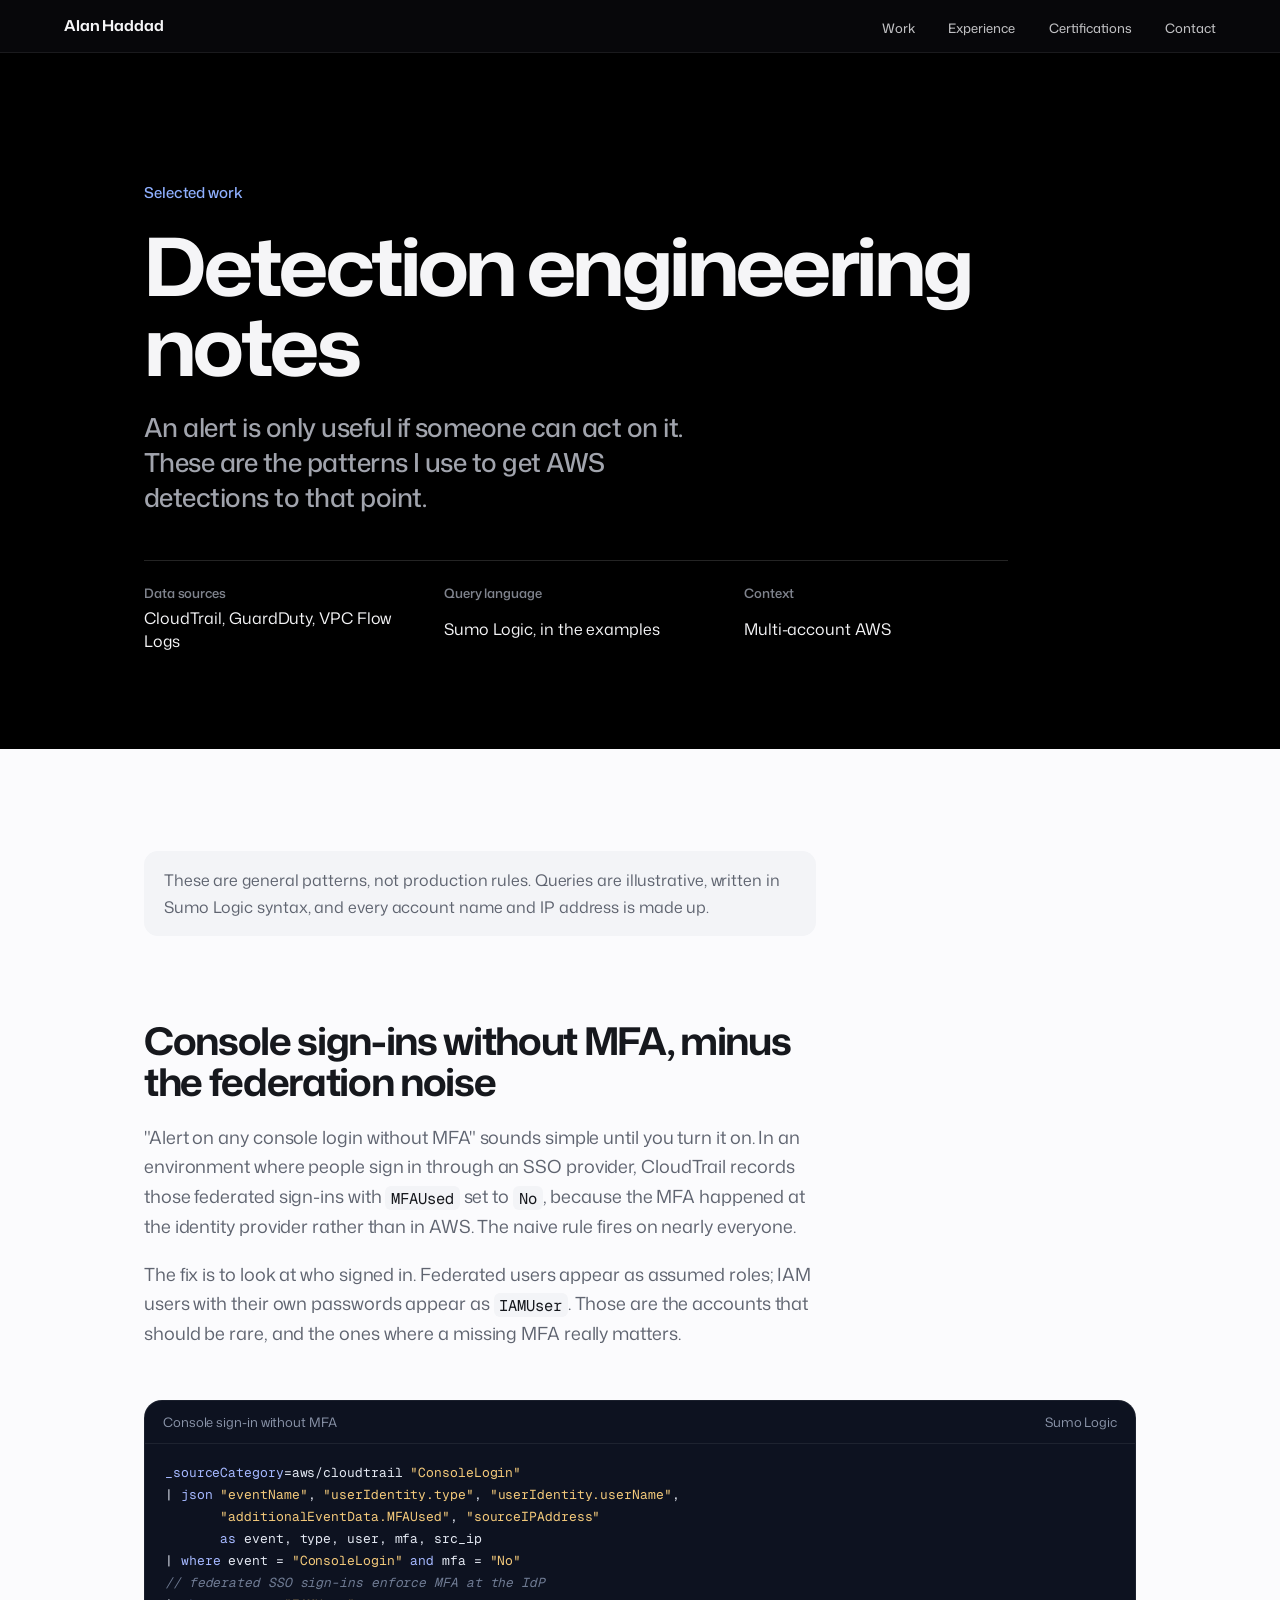
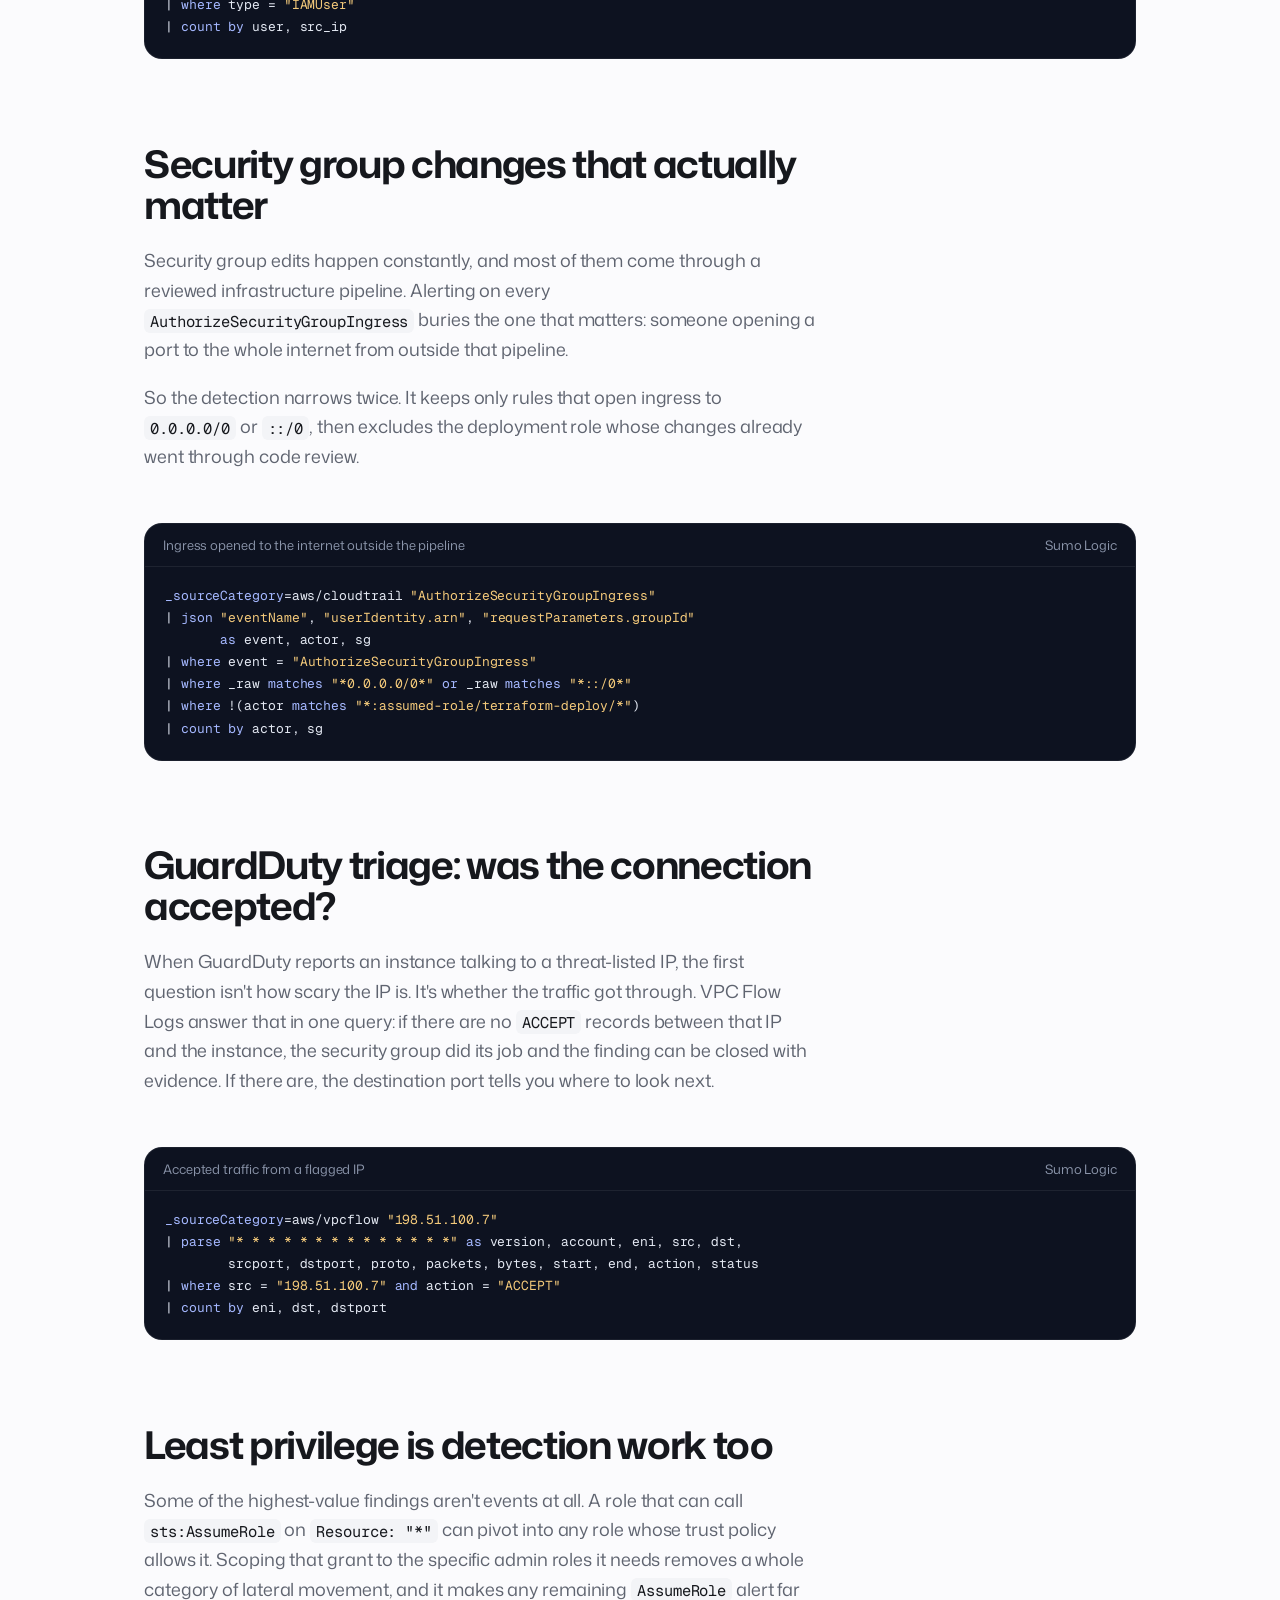
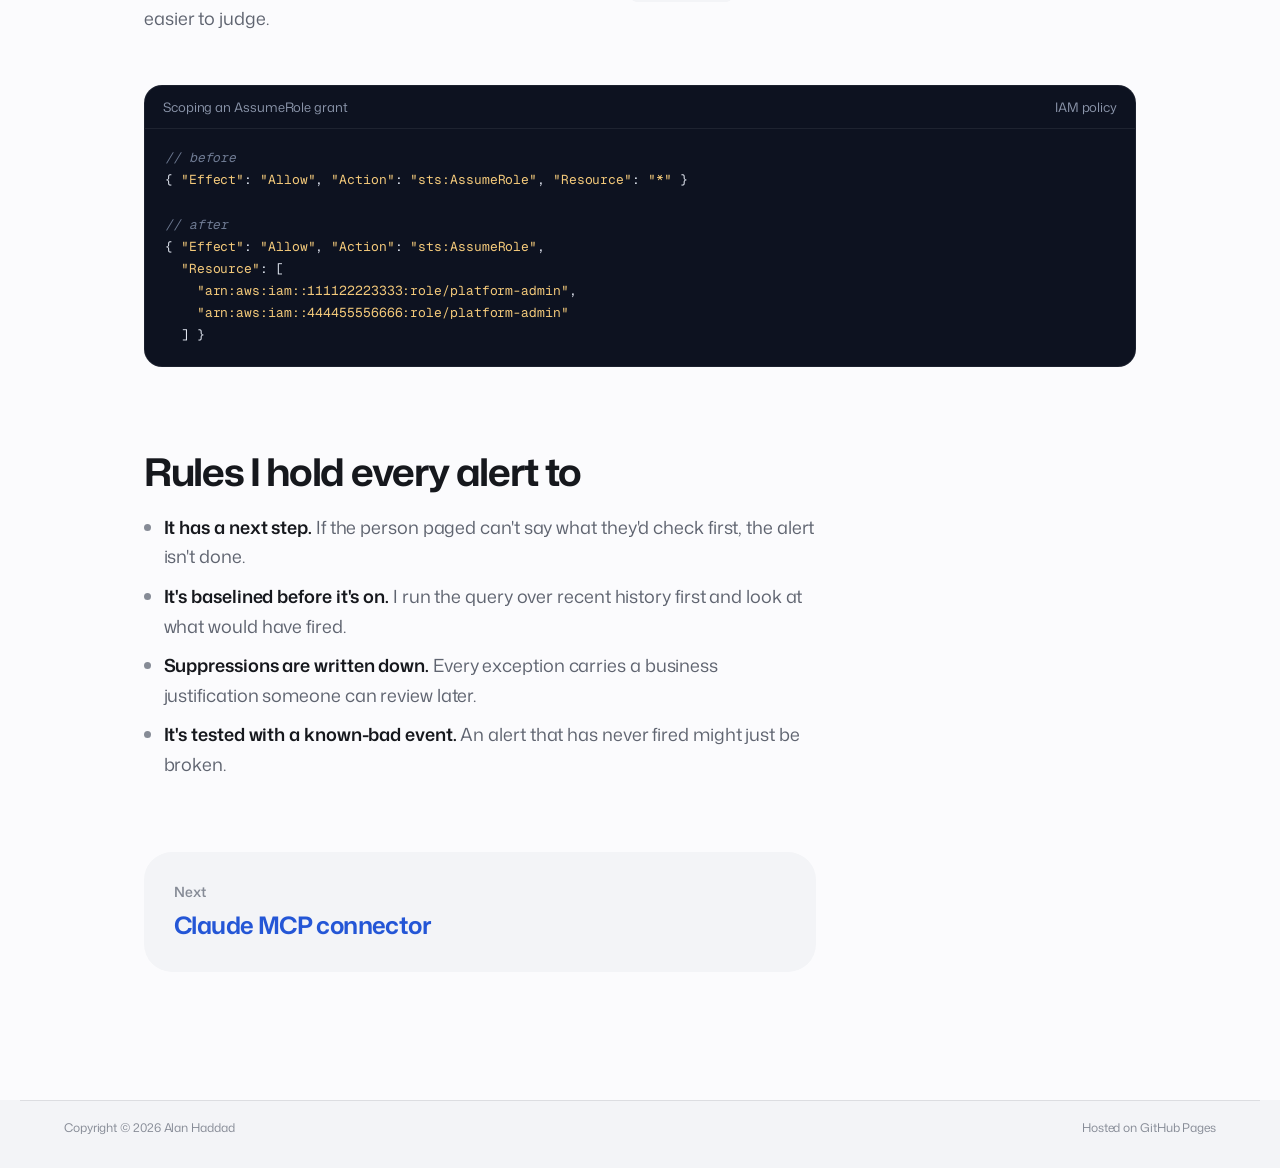
<file: detection.html>
<!doctype html>
<html lang="en">
<head>
  <meta charset="utf-8">
  <meta name="viewport" content="width=device-width, initial-scale=1">
  <title>Detection engineering notes | Alan Haddad</title>
  <meta name="description" content="Patterns Alan Haddad uses to turn AWS CloudTrail, GuardDuty and VPC Flow Logs into alerts worth acting on, with example Sumo Logic queries.">
  <link rel="canonical" href="https://alanhaddad.net/detection.html">
  <meta property="og:type" content="article">
  <meta property="og:title" content="Detection engineering notes">
  <meta property="og:description" content="Patterns Alan Haddad uses to turn AWS CloudTrail, GuardDuty and VPC Flow Logs into alerts worth acting on, with example Sumo Logic queries.">
  <meta property="og:url" content="https://alanhaddad.net/detection.html">
  <meta property="og:image" content="https://alanhaddad.net/images/og.png">
  <meta name="twitter:card" content="summary_large_image">
  <meta name="theme-color" content="#000000">
  <link rel="icon" href="favicon.svg" type="image/svg+xml">
  <link rel="preload" href="assets/fonts/mona-sans-latin-wdth-normal.woff2" as="font" type="font/woff2" crossorigin>
  <link rel="stylesheet" href="assets/css/site.css">
</head>
<body>
  <a class="skip" href="#main">Skip to content</a>

  <header class="masthead">
    <div class="wrap-wide">
      <a class="wordmark" href="./">Alan Haddad</a>
      <nav class="site-nav" aria-label="Primary">
        <ul>
          <li><a href="./#work">Work</a></li>
          <li class="opt"><a href="./#experience">Experience</a></li>
          <li class="opt"><a href="./#credentials">Certifications</a></li>
          <li><a href="./#contact">Contact</a></li>
        </ul>
      </nav>
    </div>
  </header>
  <main id="main">
    <header class="cs-head">
      <div class="wrap">
        <p class="crumb"><a href="./#work">Selected work</a></p>
        <h1>Detection engineering notes</h1>
        <p class="lede">An alert is only useful if someone can act on it. These are the patterns I use to get AWS detections to that point.</p>
        <dl class="cs-facts">
          <div><dt>Data sources</dt><dd>CloudTrail, GuardDuty, VPC Flow Logs</dd></div>
          <div><dt>Query language</dt><dd>Sumo Logic, in the examples</dd></div>
          <div><dt>Context</dt><dd>Multi-account AWS</dd></div>
        </dl>
      </div>
    </header>

    <article class="prose">
      <div class="wrap">
        <p class="callout">These are general patterns, not production rules. Queries are illustrative, written in Sumo Logic syntax, and every account name and IP address is made up.</p>

        <h2>Console sign-ins without MFA, minus the federation noise</h2>
        <p>"Alert on any console login without MFA" sounds simple until you turn it on. In an environment where people sign in through an SSO provider, CloudTrail records those federated sign-ins with <code>MFAUsed</code> set to <code>No</code>, because the MFA happened at the identity provider rather than in AWS. The naive rule fires on nearly everyone.</p>
        <p>The fix is to look at who signed in. Federated users appear as assumed roles; IAM users with their own passwords appear as <code>IAMUser</code>. Those are the accounts that should be rare, and the ones where a missing MFA really matters.</p>
        <figure class="code">
          <div class="code-head"><span>Console sign-in without MFA</span><span>Sumo Logic</span></div>
<pre><code><span class="k">_sourceCategory</span>=aws/cloudtrail <span class="s">"ConsoleLogin"</span>
| <span class="k">json</span> <span class="s">"eventName"</span>, <span class="s">"userIdentity.type"</span>, <span class="s">"userIdentity.userName"</span>,
       <span class="s">"additionalEventData.MFAUsed"</span>, <span class="s">"sourceIPAddress"</span>
       <span class="k">as</span> event, type, user, mfa, src_ip
| <span class="k">where</span> event = <span class="s">"ConsoleLogin"</span> <span class="k">and</span> mfa = <span class="s">"No"</span>
<span class="c">// federated SSO sign-ins enforce MFA at the IdP</span>
| <span class="k">where</span> type = <span class="s">"IAMUser"</span>
| <span class="k">count by</span> user, src_ip</code></pre>
        </figure>

        <h2>Security group changes that actually matter</h2>
        <p>Security group edits happen constantly, and most of them come through a reviewed infrastructure pipeline. Alerting on every <code>AuthorizeSecurityGroupIngress</code> buries the one that matters: someone opening a port to the whole internet from outside that pipeline.</p>
        <p>So the detection narrows twice. It keeps only rules that open ingress to <code>0.0.0.0/0</code> or <code>::/0</code>, then excludes the deployment role whose changes already went through code review.</p>
        <figure class="code">
          <div class="code-head"><span>Ingress opened to the internet outside the pipeline</span><span>Sumo Logic</span></div>
<pre><code><span class="k">_sourceCategory</span>=aws/cloudtrail <span class="s">"AuthorizeSecurityGroupIngress"</span>
| <span class="k">json</span> <span class="s">"eventName"</span>, <span class="s">"userIdentity.arn"</span>, <span class="s">"requestParameters.groupId"</span>
       <span class="k">as</span> event, actor, sg
| <span class="k">where</span> event = <span class="s">"AuthorizeSecurityGroupIngress"</span>
| <span class="k">where</span> _raw <span class="k">matches</span> <span class="s">"*0.0.0.0/0*"</span> <span class="k">or</span> _raw <span class="k">matches</span> <span class="s">"*::/0*"</span>
| <span class="k">where</span> !(actor <span class="k">matches</span> <span class="s">"*:assumed-role/terraform-deploy/*"</span>)
| <span class="k">count by</span> actor, sg</code></pre>
        </figure>

        <h2>GuardDuty triage: was the connection accepted?</h2>
        <p>When GuardDuty reports an instance talking to a threat-listed IP, the first question isn't how scary the IP is. It's whether the traffic got through. VPC Flow Logs answer that in one query: if there are no <code>ACCEPT</code> records between that IP and the instance, the security group did its job and the finding can be closed with evidence. If there are, the destination port tells you where to look next.</p>
        <figure class="code">
          <div class="code-head"><span>Accepted traffic from a flagged IP</span><span>Sumo Logic</span></div>
<pre><code><span class="k">_sourceCategory</span>=aws/vpcflow <span class="s">"198.51.100.7"</span>
| <span class="k">parse</span> <span class="s">"* * * * * * * * * * * * * *"</span> <span class="k">as</span> version, account, eni, src, dst,
        srcport, dstport, proto, packets, bytes, start, end, action, status
| <span class="k">where</span> src = <span class="s">"198.51.100.7"</span> <span class="k">and</span> action = <span class="s">"ACCEPT"</span>
| <span class="k">count by</span> eni, dst, dstport</code></pre>
        </figure>

        <h2>Least privilege is detection work too</h2>
        <p>Some of the highest-value findings aren't events at all. A role that can call <code>sts:AssumeRole</code> on <code>Resource: "*"</code> can pivot into any role whose trust policy allows it. Scoping that grant to the specific admin roles it needs removes a whole category of lateral movement, and it makes any remaining <code>AssumeRole</code> alert far easier to judge.</p>
        <figure class="code">
          <div class="code-head"><span>Scoping an AssumeRole grant</span><span>IAM policy</span></div>
<pre><code><span class="c">// before</span>
{ <span class="s">"Effect"</span>: <span class="s">"Allow"</span>, <span class="s">"Action"</span>: <span class="s">"sts:AssumeRole"</span>, <span class="s">"Resource"</span>: <span class="s">"*"</span> }

<span class="c">// after</span>
{ <span class="s">"Effect"</span>: <span class="s">"Allow"</span>, <span class="s">"Action"</span>: <span class="s">"sts:AssumeRole"</span>,
  <span class="s">"Resource"</span>: [
    <span class="s">"arn:aws:iam::111122223333:role/platform-admin"</span>,
    <span class="s">"arn:aws:iam::444455556666:role/platform-admin"</span>
  ] }</code></pre>
        </figure>

        <h2>Rules I hold every alert to</h2>
        <ul>
          <li><strong>It has a next step.</strong> If the person paged can't say what they'd check first, the alert isn't done.</li>
          <li><strong>It's baselined before it's on.</strong> I run the query over recent history first and look at what would have fired.</li>
          <li><strong>Suppressions are written down.</strong> Every exception carries a business justification someone can review later.</li>
          <li><strong>It's tested with a known-bad event.</strong> An alert that has never fired might just be broken.</li>
        </ul>

        <div class="next-up">
          <p>Next</p>
          <a href="mcp-connector.html">Claude MCP connector</a>
        </div>
      </div>
    </article>
  </main>
  <footer class="site-footer">
    <div class="wrap-wide">
      <span>Copyright &copy; 2026 Alan Haddad</span>
      <span>Hosted on GitHub Pages</span>
    </div>
  </footer>
</body>
</html>
</file>
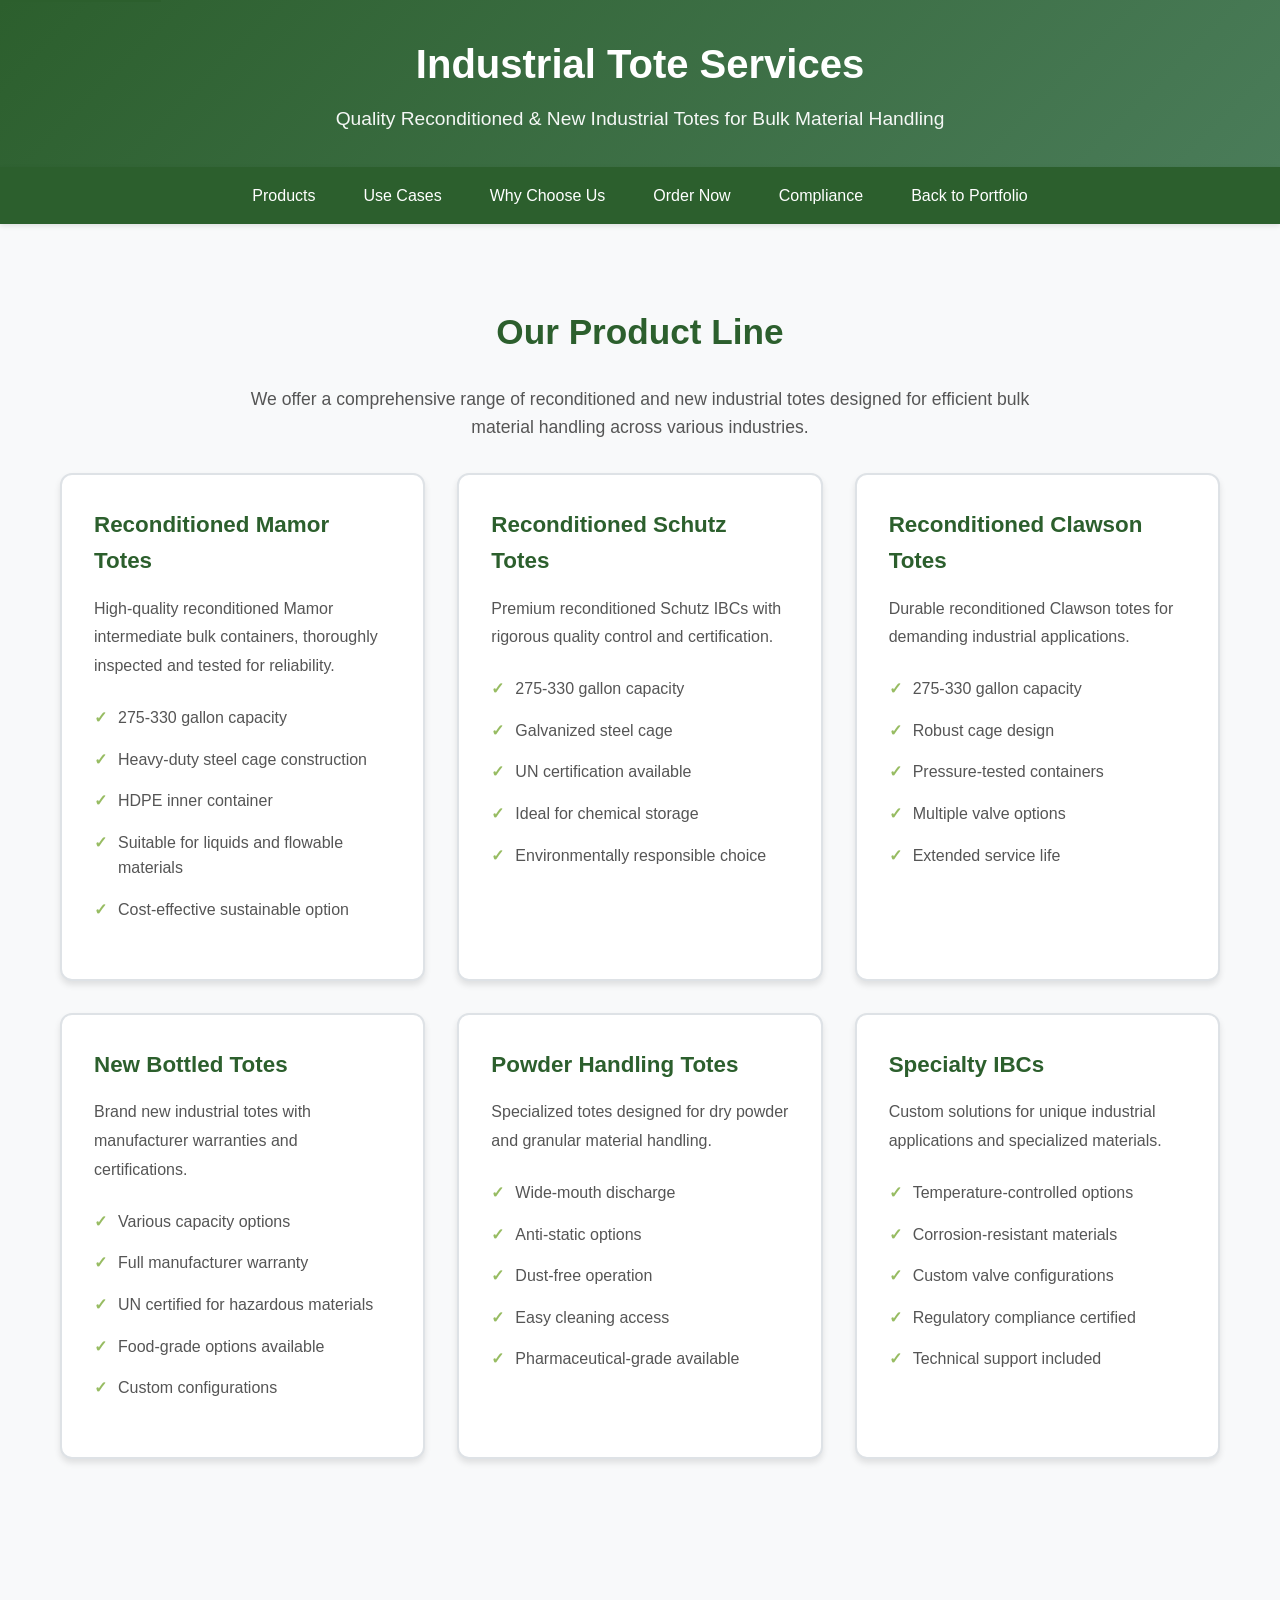
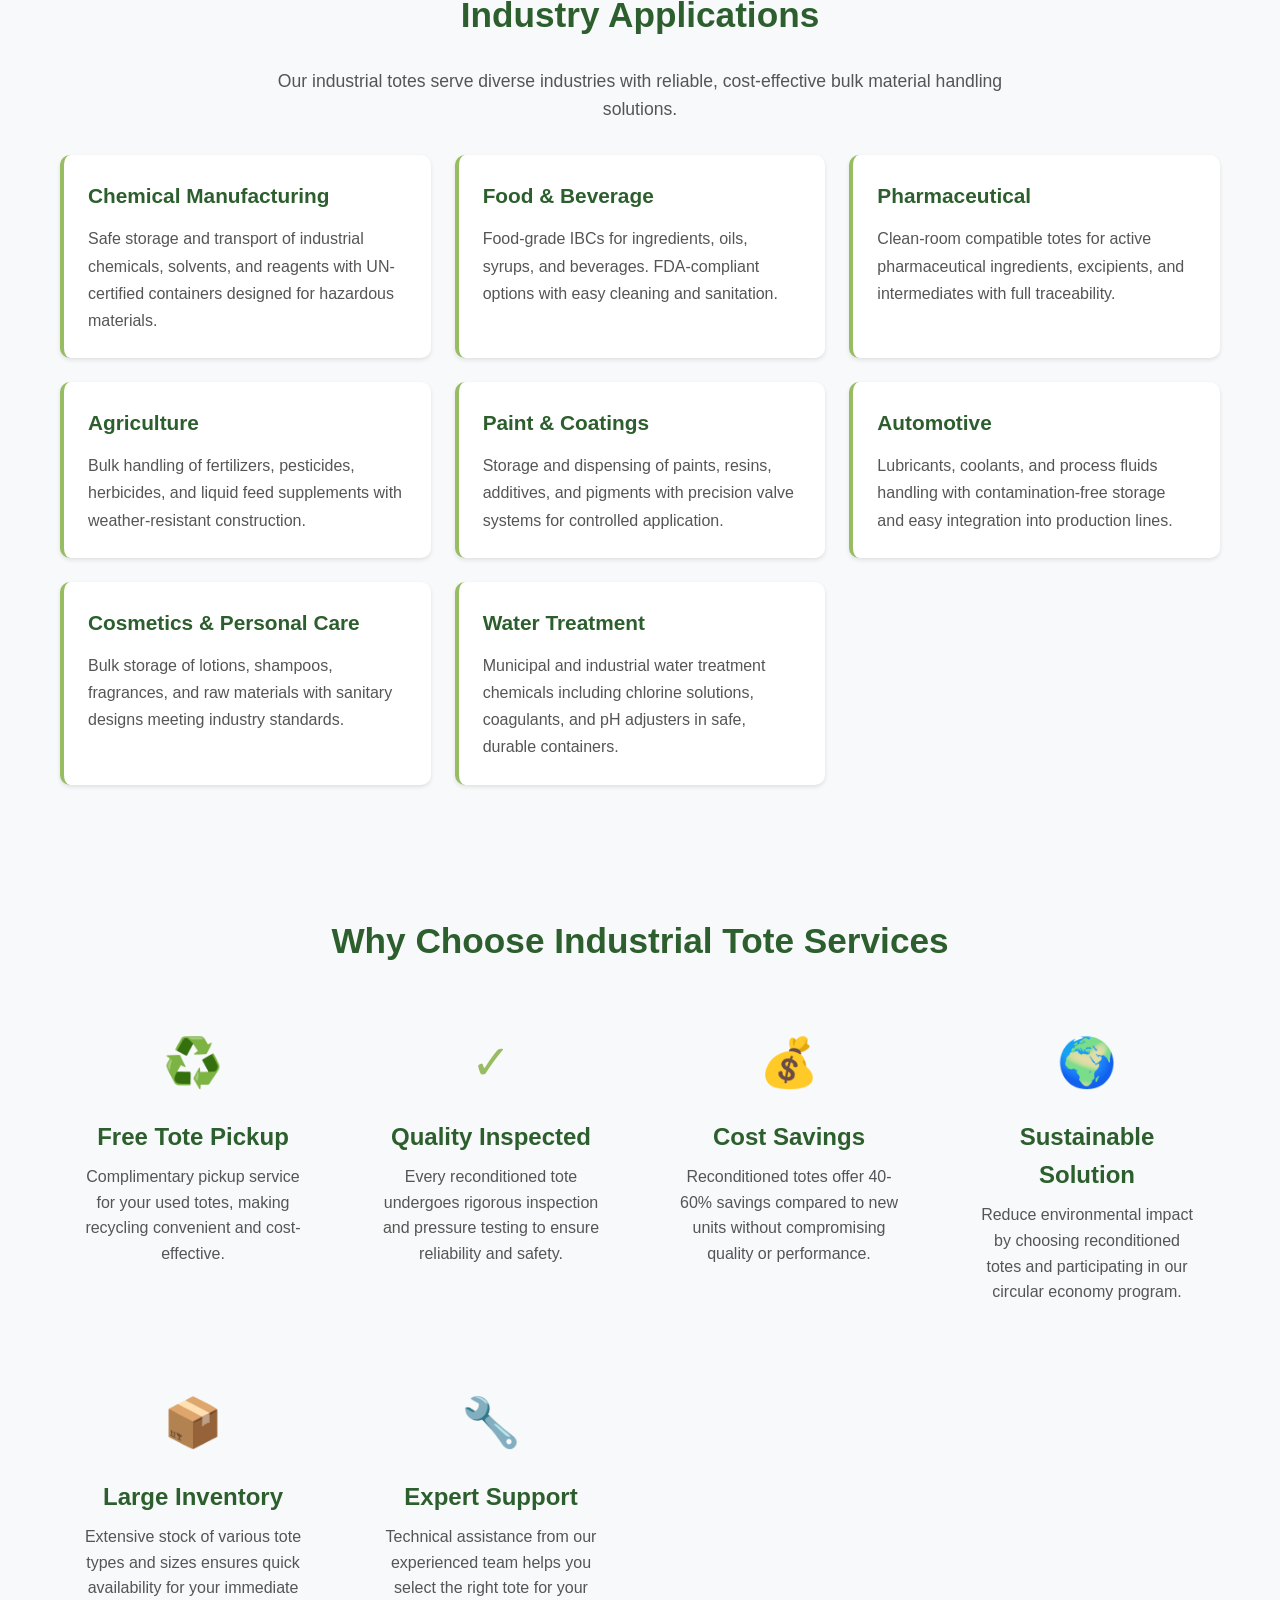
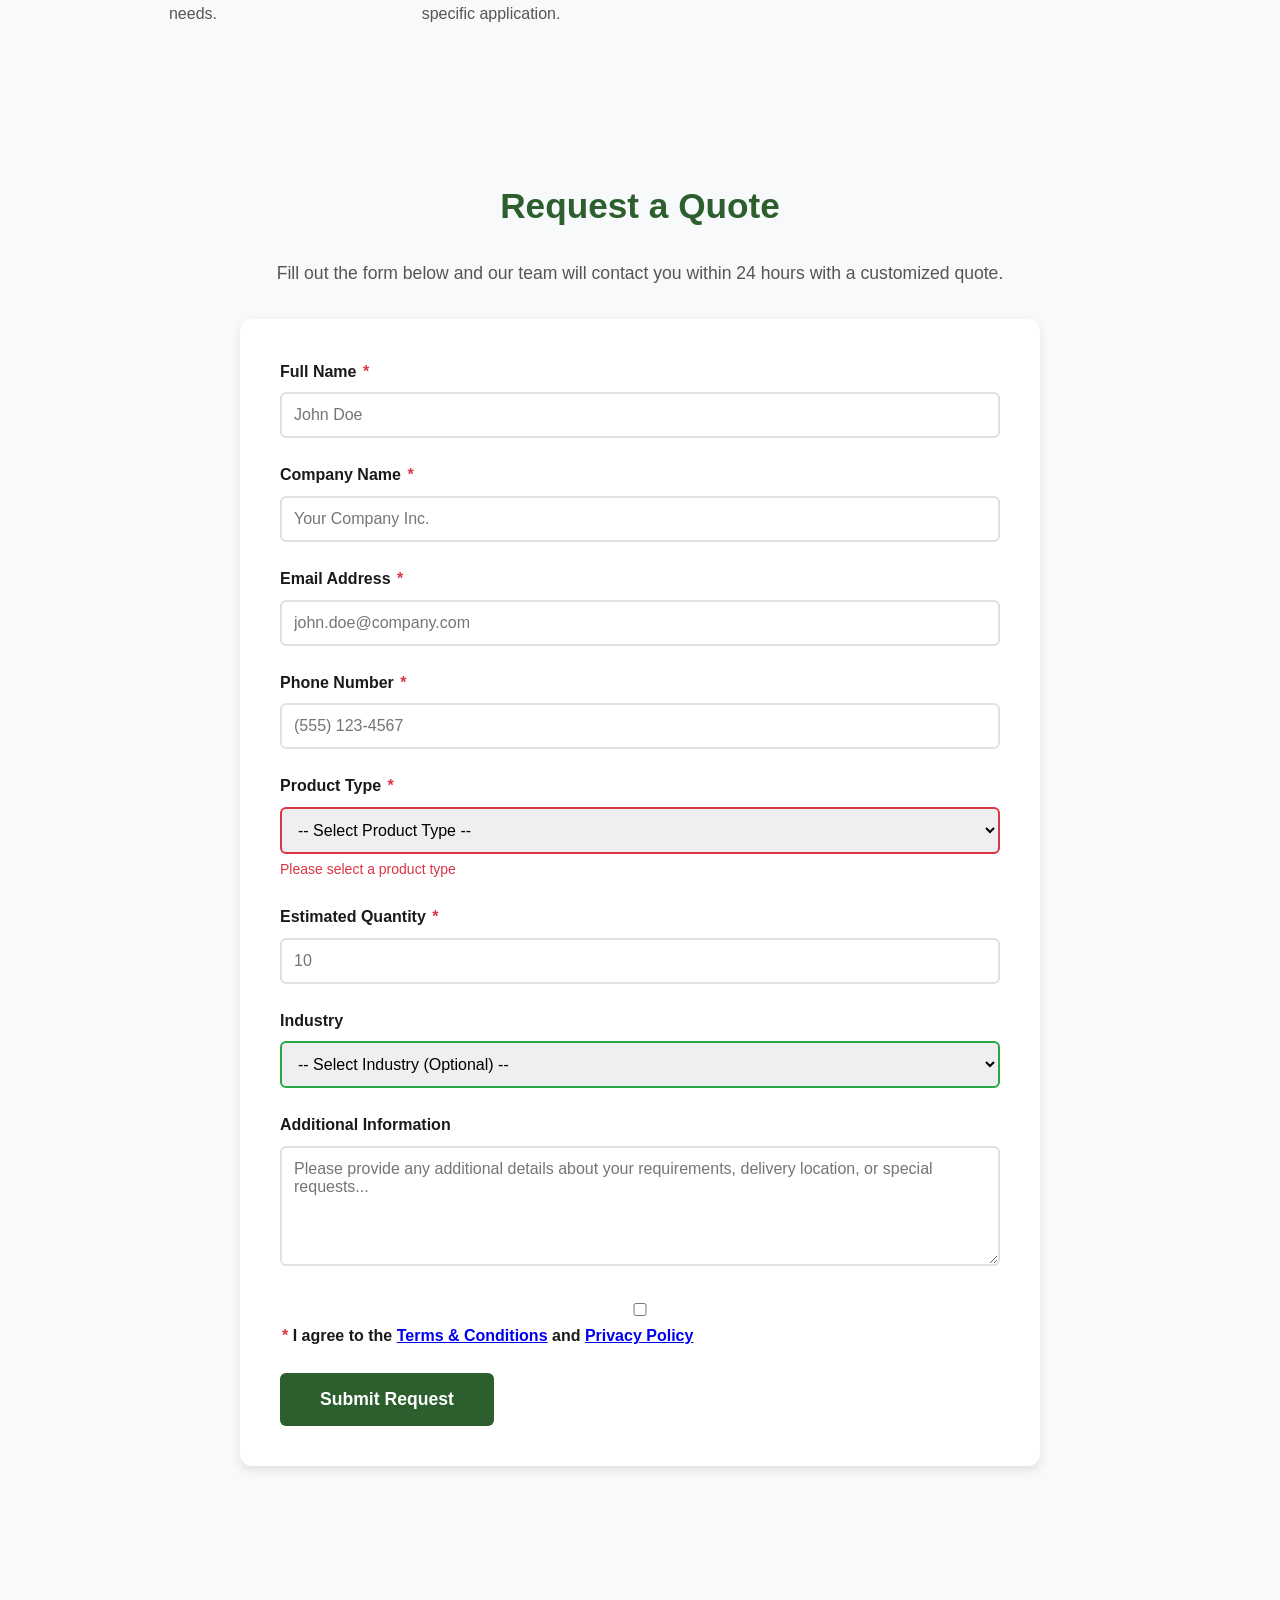
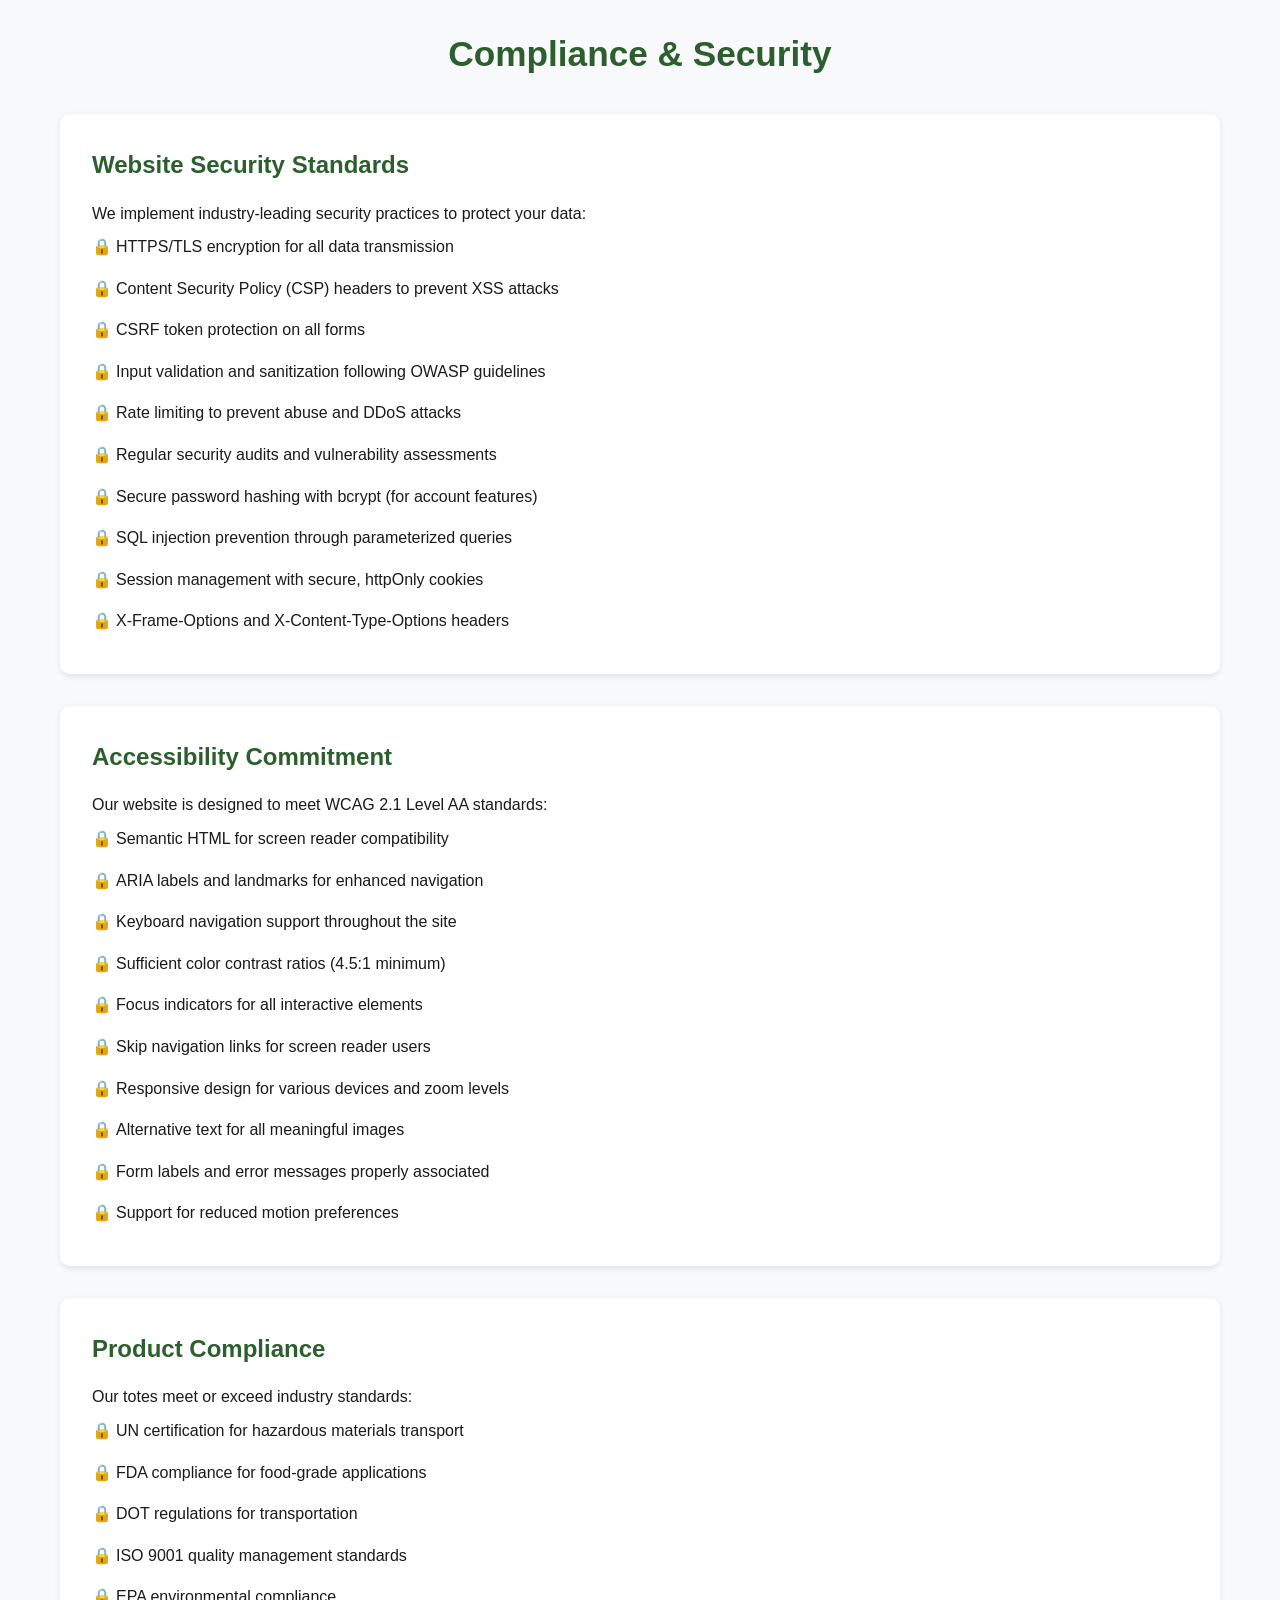
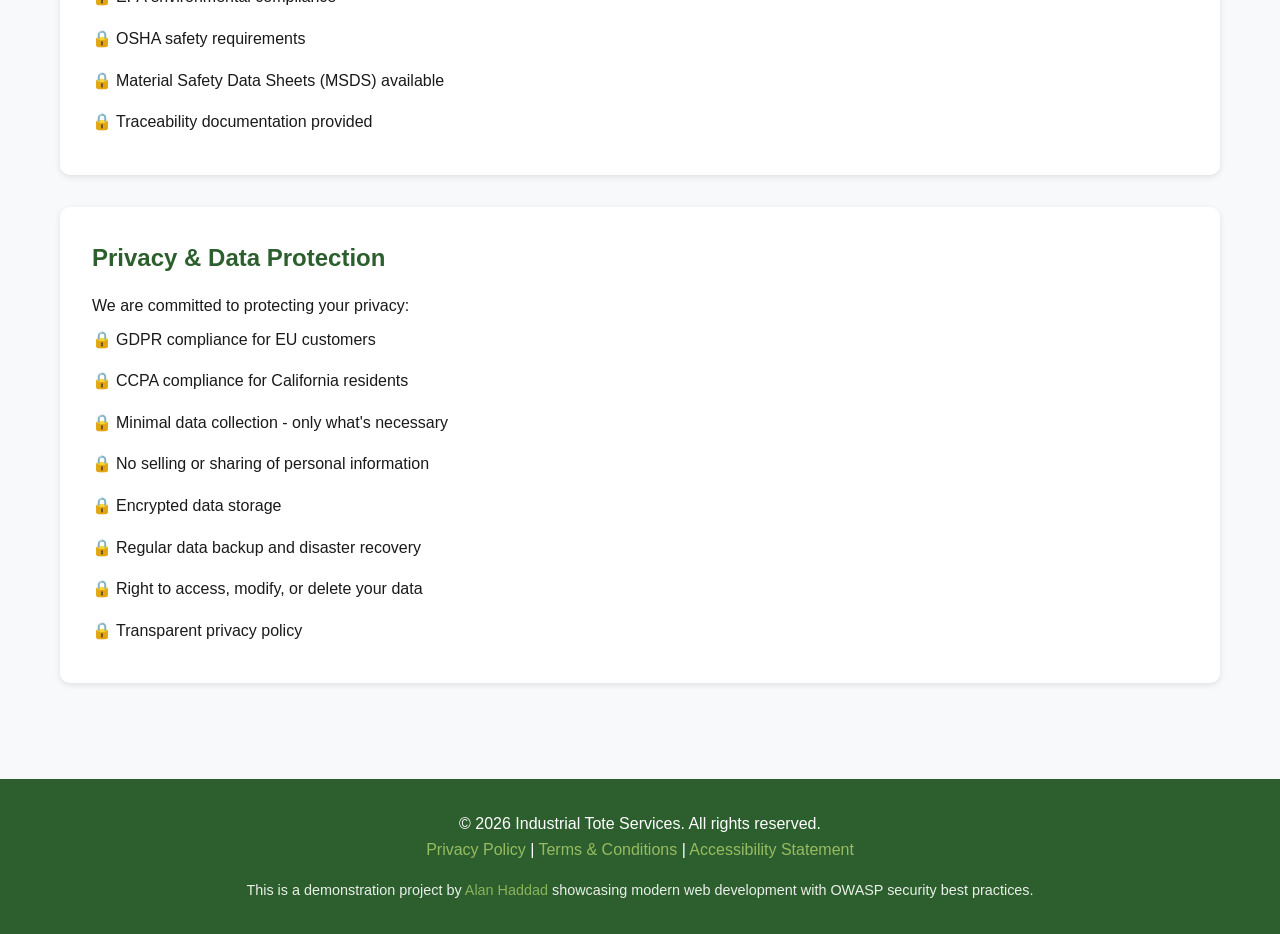
<file: industrial-tote.html>
<!DOCTYPE html>
<html lang="en">
<head>
    <meta charset="UTF-8">
    <meta name="viewport" content="width=device-width, initial-scale=1.0">
    <meta http-equiv="X-UA-Compatible" content="IE=edge">

    <!-- OWASP Security Headers -->
    <meta http-equiv="Content-Security-Policy" content="default-src 'self'; script-src 'self' 'unsafe-inline'; style-src 'self' 'unsafe-inline'; img-src 'self' data: https:; font-src 'self'; connect-src 'self'; frame-ancestors 'none'; base-uri 'self'; form-action 'self';">
    <meta http-equiv="X-Content-Type-Options" content="nosniff">
    <meta http-equiv="X-Frame-Options" content="DENY">
    <meta http-equiv="Permissions-Policy" content="geolocation=(), microphone=(), camera=()">
    <meta name="referrer" content="strict-origin-when-cross-origin">

    <title>Industrial Tote Services - Reconditioned & New Industrial Totes</title>
    <meta name="description" content="Quality reconditioned and new industrial totes for all your bulk material handling needs. Mamor, Schutz, and Clawson totes with free pickup service.">

    <style>
        :root {
            --primary-color: #2c5f2d;
            --secondary-color: #97bc62;
            --accent-color: #4a7c59;
            --text-dark: #1a1a1a;
            --text-light: #fff;
            --background-light: #f8f9fa;
            --border-color: #dee2e6;
            --error-color: #dc3545;
            --success-color: #28a745;
        }

        * {
            margin: 0;
            padding: 0;
            box-sizing: border-box;
        }

        body {
            font-family: 'Segoe UI', Tahoma, Geneva, Verdana, sans-serif;
            line-height: 1.6;
            color: var(--text-dark);
            background-color: var(--background-light);
        }

        /* Skip to main content link for accessibility */
        .skip-link {
            position: absolute;
            top: -40px;
            left: 0;
            background: var(--primary-color);
            color: var(--text-light);
            padding: 8px;
            text-decoration: none;
            z-index: 100;
        }

        .skip-link:focus {
            top: 0;
        }

        header {
            background: linear-gradient(135deg, var(--primary-color) 0%, var(--accent-color) 100%);
            color: var(--text-light);
            padding: 2rem 0;
            box-shadow: 0 2px 10px rgba(0,0,0,0.1);
        }

        .header-content {
            max-width: 1200px;
            margin: 0 auto;
            padding: 0 20px;
            text-align: center;
        }

        header h1 {
            font-size: 2.5rem;
            margin-bottom: 0.5rem;
            font-weight: 700;
        }

        header p {
            font-size: 1.2rem;
            opacity: 0.95;
        }

        nav {
            background-color: var(--primary-color);
            padding: 0;
            position: sticky;
            top: 0;
            z-index: 50;
            box-shadow: 0 2px 5px rgba(0,0,0,0.1);
        }

        nav ul {
            list-style: none;
            display: flex;
            justify-content: center;
            flex-wrap: wrap;
            max-width: 1200px;
            margin: 0 auto;
        }

        nav li {
            margin: 0;
        }

        nav a {
            display: block;
            color: var(--text-light);
            text-decoration: none;
            padding: 1rem 1.5rem;
            transition: background-color 0.3s ease;
            font-weight: 500;
        }

        nav a:hover,
        nav a:focus {
            background-color: var(--accent-color);
            outline: 2px solid var(--secondary-color);
            outline-offset: -2px;
        }

        .container {
            max-width: 1200px;
            margin: 0 auto;
            padding: 0 20px;
        }

        section {
            padding: 3rem 0;
            margin: 2rem 0;
        }

        section h2 {
            color: var(--primary-color);
            font-size: 2.2rem;
            margin-bottom: 1.5rem;
            text-align: center;
            font-weight: 700;
        }

        section h3 {
            color: var(--accent-color);
            font-size: 1.5rem;
            margin-bottom: 1rem;
            font-weight: 600;
        }

        /* Product Grid */
        .product-grid {
            display: grid;
            grid-template-columns: repeat(auto-fit, minmax(300px, 1fr));
            gap: 2rem;
            margin-top: 2rem;
        }

        .product-card {
            background: white;
            border-radius: 12px;
            padding: 2rem;
            box-shadow: 0 4px 6px rgba(0,0,0,0.1);
            transition: transform 0.3s ease, box-shadow 0.3s ease;
            border: 2px solid var(--border-color);
        }

        .product-card:hover {
            transform: translateY(-5px);
            box-shadow: 0 8px 15px rgba(0,0,0,0.15);
        }

        .product-card h3 {
            color: var(--primary-color);
            margin-bottom: 1rem;
            font-size: 1.4rem;
        }

        .product-card p {
            color: #555;
            margin-bottom: 1rem;
            line-height: 1.8;
        }

        .product-card ul {
            list-style: none;
            padding-left: 0;
            margin: 1rem 0;
        }

        .product-card li {
            padding: 0.5rem 0;
            padding-left: 1.5rem;
            position: relative;
            color: #555;
        }

        .product-card li::before {
            content: "✓";
            position: absolute;
            left: 0;
            color: var(--secondary-color);
            font-weight: bold;
        }

        /* Use Cases Section */
        .use-cases-grid {
            display: grid;
            grid-template-columns: repeat(auto-fit, minmax(280px, 1fr));
            gap: 1.5rem;
            margin-top: 2rem;
        }

        .use-case-card {
            background: white;
            padding: 1.5rem;
            border-radius: 10px;
            border-left: 4px solid var(--secondary-color);
            box-shadow: 0 2px 4px rgba(0,0,0,0.1);
            transition: all 0.3s ease;
        }

        .use-case-card:hover {
            border-left-width: 8px;
            box-shadow: 0 4px 8px rgba(0,0,0,0.15);
        }

        .use-case-card h3 {
            color: var(--primary-color);
            font-size: 1.3rem;
            margin-bottom: 0.8rem;
        }

        .use-case-card p {
            color: #555;
            line-height: 1.7;
        }

        /* Form Styles */
        .order-form {
            background: white;
            padding: 2.5rem;
            border-radius: 12px;
            box-shadow: 0 4px 10px rgba(0,0,0,0.1);
            max-width: 800px;
            margin: 2rem auto;
        }

        .form-group {
            margin-bottom: 1.5rem;
        }

        .form-group label {
            display: block;
            margin-bottom: 0.5rem;
            font-weight: 600;
            color: var(--text-dark);
        }

        .required {
            color: var(--error-color);
            margin-left: 2px;
        }

        .form-group input,
        .form-group select,
        .form-group textarea {
            width: 100%;
            padding: 0.75rem;
            border: 2px solid var(--border-color);
            border-radius: 6px;
            font-size: 1rem;
            font-family: inherit;
            transition: border-color 0.3s ease, box-shadow 0.3s ease;
        }

        .form-group input:focus,
        .form-group select:focus,
        .form-group textarea:focus {
            outline: none;
            border-color: var(--primary-color);
            box-shadow: 0 0 0 3px rgba(44, 95, 45, 0.1);
        }

        .form-group input:invalid:not(:placeholder-shown),
        .form-group select:invalid:not(:placeholder-shown),
        .form-group textarea:invalid:not(:placeholder-shown) {
            border-color: var(--error-color);
        }

        .form-group input:valid:not(:placeholder-shown),
        .form-group select:valid:not(:placeholder-shown),
        .form-group textarea:valid:not(:placeholder-shown) {
            border-color: var(--success-color);
        }

        .error-message {
            color: var(--error-color);
            font-size: 0.875rem;
            margin-top: 0.25rem;
            display: none;
        }

        .form-group input:invalid:not(:placeholder-shown) ~ .error-message,
        .form-group select:invalid:not(:placeholder-shown) ~ .error-message,
        .form-group textarea:invalid:not(:placeholder-shown) ~ .error-message {
            display: block;
        }

        textarea {
            resize: vertical;
            min-height: 120px;
        }

        .btn {
            background: var(--primary-color);
            color: var(--text-light);
            padding: 1rem 2.5rem;
            border: none;
            border-radius: 6px;
            font-size: 1.1rem;
            font-weight: 600;
            cursor: pointer;
            transition: background-color 0.3s ease, transform 0.2s ease;
            display: inline-block;
            text-decoration: none;
        }

        .btn:hover,
        .btn:focus {
            background: var(--accent-color);
            transform: translateY(-2px);
            outline: 2px solid var(--secondary-color);
            outline-offset: 2px;
        }

        .btn:active {
            transform: translateY(0);
        }

        .btn-secondary {
            background: var(--secondary-color);
            color: var(--text-dark);
        }

        .btn-secondary:hover,
        .btn-secondary:focus {
            background: var(--accent-color);
            color: var(--text-light);
        }

        /* Features Section */
        .features-grid {
            display: grid;
            grid-template-columns: repeat(auto-fit, minmax(250px, 1fr));
            gap: 2rem;
            margin-top: 2rem;
        }

        .feature-item {
            text-align: center;
            padding: 1.5rem;
        }

        .feature-icon {
            font-size: 3rem;
            color: var(--secondary-color);
            margin-bottom: 1rem;
        }

        .feature-item h3 {
            color: var(--primary-color);
            margin-bottom: 0.5rem;
        }

        .feature-item p {
            color: #555;
        }

        /* Compliance Section */
        .compliance-section {
            background: white;
            padding: 2rem;
            border-radius: 10px;
            margin-top: 2rem;
            box-shadow: 0 2px 6px rgba(0,0,0,0.1);
        }

        .compliance-section h3 {
            color: var(--primary-color);
            margin-bottom: 1rem;
        }

        .compliance-section ul {
            list-style: none;
            padding-left: 0;
        }

        .compliance-section li {
            padding: 0.5rem 0;
            padding-left: 1.5rem;
            position: relative;
        }

        .compliance-section li::before {
            content: "🔒";
            position: absolute;
            left: 0;
        }

        footer {
            background: var(--primary-color);
            color: var(--text-light);
            padding: 2rem 0;
            text-align: center;
            margin-top: 3rem;
        }

        footer a {
            color: var(--secondary-color);
            text-decoration: none;
        }

        footer a:hover,
        footer a:focus {
            text-decoration: underline;
            outline: 2px solid var(--secondary-color);
        }

        /* Responsive Design */
        @media (max-width: 768px) {
            header h1 {
                font-size: 2rem;
            }

            nav ul {
                flex-direction: column;
            }

            nav a {
                padding: 0.75rem;
                text-align: center;
                border-bottom: 1px solid rgba(255,255,255,0.1);
            }

            section h2 {
                font-size: 1.8rem;
            }

            .product-grid,
            .use-cases-grid {
                grid-template-columns: 1fr;
            }

            .order-form {
                padding: 1.5rem;
            }
        }

        /* Loading and Success States */
        .form-message {
            padding: 1rem;
            border-radius: 6px;
            margin-top: 1rem;
            display: none;
        }

        .form-message.success {
            background: #d4edda;
            color: #155724;
            border: 1px solid #c3e6cb;
        }

        .form-message.error {
            background: #f8d7da;
            color: #721c24;
            border: 1px solid #f5c6cb;
        }

        /* High Contrast Mode Support */
        @media (prefers-contrast: high) {
            .product-card,
            .use-case-card,
            .order-form {
                border: 3px solid var(--text-dark);
            }
        }

        /* Reduced Motion Support */
        @media (prefers-reduced-motion: reduce) {
            *,
            *::before,
            *::after {
                animation-duration: 0.01ms !important;
                animation-iteration-count: 1 !important;
                transition-duration: 0.01ms !important;
            }
        }
    </style>
</head>
<body>
    <!-- Skip to main content for screen readers -->
    <a href="#main-content" class="skip-link">Skip to main content</a>

    <header role="banner">
        <div class="header-content">
            <h1>Industrial Tote Services</h1>
            <p>Quality Reconditioned & New Industrial Totes for Bulk Material Handling</p>
        </div>
    </header>

    <nav role="navigation" aria-label="Main navigation">
        <ul>
            <li><a href="#products">Products</a></li>
            <li><a href="#use-cases">Use Cases</a></li>
            <li><a href="#features">Why Choose Us</a></li>
            <li><a href="#order">Order Now</a></li>
            <li><a href="#compliance">Compliance</a></li>
            <li><a href="index.html">Back to Portfolio</a></li>
        </ul>
    </nav>

    <main id="main-content" role="main">
        <div class="container">
            <!-- Products Section -->
            <section id="products">
                <h2>Our Product Line</h2>
                <p style="text-align: center; max-width: 800px; margin: 0 auto 2rem; font-size: 1.1rem; color: #555;">
                    We offer a comprehensive range of reconditioned and new industrial totes designed for efficient bulk material handling across various industries.
                </p>
                <div class="product-grid">
                    <article class="product-card">
                        <h3>Reconditioned Mamor Totes</h3>
                        <p>High-quality reconditioned Mamor intermediate bulk containers, thoroughly inspected and tested for reliability.</p>
                        <ul>
                            <li>275-330 gallon capacity</li>
                            <li>Heavy-duty steel cage construction</li>
                            <li>HDPE inner container</li>
                            <li>Suitable for liquids and flowable materials</li>
                            <li>Cost-effective sustainable option</li>
                        </ul>
                    </article>

                    <article class="product-card">
                        <h3>Reconditioned Schutz Totes</h3>
                        <p>Premium reconditioned Schutz IBCs with rigorous quality control and certification.</p>
                        <ul>
                            <li>275-330 gallon capacity</li>
                            <li>Galvanized steel cage</li>
                            <li>UN certification available</li>
                            <li>Ideal for chemical storage</li>
                            <li>Environmentally responsible choice</li>
                        </ul>
                    </article>

                    <article class="product-card">
                        <h3>Reconditioned Clawson Totes</h3>
                        <p>Durable reconditioned Clawson totes for demanding industrial applications.</p>
                        <ul>
                            <li>275-330 gallon capacity</li>
                            <li>Robust cage design</li>
                            <li>Pressure-tested containers</li>
                            <li>Multiple valve options</li>
                            <li>Extended service life</li>
                        </ul>
                    </article>

                    <article class="product-card">
                        <h3>New Bottled Totes</h3>
                        <p>Brand new industrial totes with manufacturer warranties and certifications.</p>
                        <ul>
                            <li>Various capacity options</li>
                            <li>Full manufacturer warranty</li>
                            <li>UN certified for hazardous materials</li>
                            <li>Food-grade options available</li>
                            <li>Custom configurations</li>
                        </ul>
                    </article>

                    <article class="product-card">
                        <h3>Powder Handling Totes</h3>
                        <p>Specialized totes designed for dry powder and granular material handling.</p>
                        <ul>
                            <li>Wide-mouth discharge</li>
                            <li>Anti-static options</li>
                            <li>Dust-free operation</li>
                            <li>Easy cleaning access</li>
                            <li>Pharmaceutical-grade available</li>
                        </ul>
                    </article>

                    <article class="product-card">
                        <h3>Specialty IBCs</h3>
                        <p>Custom solutions for unique industrial applications and specialized materials.</p>
                        <ul>
                            <li>Temperature-controlled options</li>
                            <li>Corrosion-resistant materials</li>
                            <li>Custom valve configurations</li>
                            <li>Regulatory compliance certified</li>
                            <li>Technical support included</li>
                        </ul>
                    </article>
                </div>
            </section>

            <!-- Use Cases Section -->
            <section id="use-cases">
                <h2>Industry Applications</h2>
                <p style="text-align: center; max-width: 800px; margin: 0 auto 2rem; font-size: 1.1rem; color: #555;">
                    Our industrial totes serve diverse industries with reliable, cost-effective bulk material handling solutions.
                </p>
                <div class="use-cases-grid">
                    <article class="use-case-card">
                        <h3>Chemical Manufacturing</h3>
                        <p>Safe storage and transport of industrial chemicals, solvents, and reagents with UN-certified containers designed for hazardous materials.</p>
                    </article>

                    <article class="use-case-card">
                        <h3>Food & Beverage</h3>
                        <p>Food-grade IBCs for ingredients, oils, syrups, and beverages. FDA-compliant options with easy cleaning and sanitation.</p>
                    </article>

                    <article class="use-case-card">
                        <h3>Pharmaceutical</h3>
                        <p>Clean-room compatible totes for active pharmaceutical ingredients, excipients, and intermediates with full traceability.</p>
                    </article>

                    <article class="use-case-card">
                        <h3>Agriculture</h3>
                        <p>Bulk handling of fertilizers, pesticides, herbicides, and liquid feed supplements with weather-resistant construction.</p>
                    </article>

                    <article class="use-case-card">
                        <h3>Paint & Coatings</h3>
                        <p>Storage and dispensing of paints, resins, additives, and pigments with precision valve systems for controlled application.</p>
                    </article>

                    <article class="use-case-card">
                        <h3>Automotive</h3>
                        <p>Lubricants, coolants, and process fluids handling with contamination-free storage and easy integration into production lines.</p>
                    </article>

                    <article class="use-case-card">
                        <h3>Cosmetics & Personal Care</h3>
                        <p>Bulk storage of lotions, shampoos, fragrances, and raw materials with sanitary designs meeting industry standards.</p>
                    </article>

                    <article class="use-case-card">
                        <h3>Water Treatment</h3>
                        <p>Municipal and industrial water treatment chemicals including chlorine solutions, coagulants, and pH adjusters in safe, durable containers.</p>
                    </article>
                </div>
            </section>

            <!-- Features Section -->
            <section id="features">
                <h2>Why Choose Industrial Tote Services</h2>
                <div class="features-grid">
                    <div class="feature-item">
                        <div class="feature-icon" aria-hidden="true">♻️</div>
                        <h3>Free Tote Pickup</h3>
                        <p>Complimentary pickup service for your used totes, making recycling convenient and cost-effective.</p>
                    </div>

                    <div class="feature-item">
                        <div class="feature-icon" aria-hidden="true">✓</div>
                        <h3>Quality Inspected</h3>
                        <p>Every reconditioned tote undergoes rigorous inspection and pressure testing to ensure reliability and safety.</p>
                    </div>

                    <div class="feature-item">
                        <div class="feature-icon" aria-hidden="true">💰</div>
                        <h3>Cost Savings</h3>
                        <p>Reconditioned totes offer 40-60% savings compared to new units without compromising quality or performance.</p>
                    </div>

                    <div class="feature-item">
                        <div class="feature-icon" aria-hidden="true">🌍</div>
                        <h3>Sustainable Solution</h3>
                        <p>Reduce environmental impact by choosing reconditioned totes and participating in our circular economy program.</p>
                    </div>

                    <div class="feature-item">
                        <div class="feature-icon" aria-hidden="true">📦</div>
                        <h3>Large Inventory</h3>
                        <p>Extensive stock of various tote types and sizes ensures quick availability for your immediate needs.</p>
                    </div>

                    <div class="feature-item">
                        <div class="feature-icon" aria-hidden="true">🔧</div>
                        <h3>Expert Support</h3>
                        <p>Technical assistance from our experienced team helps you select the right tote for your specific application.</p>
                    </div>
                </div>
            </section>

            <!-- Order Form Section -->
            <section id="order">
                <h2>Request a Quote</h2>
                <p style="text-align: center; max-width: 800px; margin: 0 auto 1rem; font-size: 1.1rem; color: #555;">
                    Fill out the form below and our team will contact you within 24 hours with a customized quote.
                </p>
                <form class="order-form" id="orderForm" method="POST" action="#" novalidate aria-label="Order request form">
                    <!-- CSRF Token (to be generated server-side in production) -->
                    <input type="hidden" name="csrf_token" value="" id="csrfToken" aria-hidden="true">

                    <!-- Honeypot field for bot prevention -->
                    <div style="position: absolute; left: -5000px;" aria-hidden="true">
                        <label for="website">Website (leave blank)</label>
                        <input type="text" id="website" name="website" tabindex="-1" autocomplete="off">
                    </div>

                    <div class="form-group">
                        <label for="fullName">Full Name <span class="required" aria-label="required">*</span></label>
                        <input
                            type="text"
                            id="fullName"
                            name="fullName"
                            required
                            minlength="2"
                            maxlength="100"
                            pattern="^[a-zA-Z\s\-']+$"
                            placeholder="John Doe"
                            aria-required="true"
                            aria-describedby="fullNameError"
                        >
                        <span class="error-message" id="fullNameError" role="alert">Please enter a valid name (letters, spaces, hyphens, and apostrophes only)</span>
                    </div>

                    <div class="form-group">
                        <label for="company">Company Name <span class="required" aria-label="required">*</span></label>
                        <input
                            type="text"
                            id="company"
                            name="company"
                            required
                            minlength="2"
                            maxlength="150"
                            placeholder="Your Company Inc."
                            aria-required="true"
                            aria-describedby="companyError"
                        >
                        <span class="error-message" id="companyError" role="alert">Please enter your company name</span>
                    </div>

                    <div class="form-group">
                        <label for="email">Email Address <span class="required" aria-label="required">*</span></label>
                        <input
                            type="email"
                            id="email"
                            name="email"
                            required
                            maxlength="254"
                            pattern="^[a-zA-Z0-9._%+\-]+@[a-zA-Z0-9.\-]+\.[a-zA-Z]{2,}$"
                            placeholder="john.doe@company.com"
                            aria-required="true"
                            aria-describedby="emailError"
                        >
                        <span class="error-message" id="emailError" role="alert">Please enter a valid email address</span>
                    </div>

                    <div class="form-group">
                        <label for="phone">Phone Number <span class="required" aria-label="required">*</span></label>
                        <input
                            type="tel"
                            id="phone"
                            name="phone"
                            required
                            pattern="^[\d\s\-\+\(\)\.]{10,20}$"
                            placeholder="(555) 123-4567"
                            aria-required="true"
                            aria-describedby="phoneError"
                        >
                        <span class="error-message" id="phoneError" role="alert">Please enter a valid phone number</span>
                    </div>

                    <div class="form-group">
                        <label for="productType">Product Type <span class="required" aria-label="required">*</span></label>
                        <select
                            id="productType"
                            name="productType"
                            required
                            aria-required="true"
                            aria-describedby="productTypeError"
                        >
                            <option value="">-- Select Product Type --</option>
                            <option value="mamor">Reconditioned Mamor Totes</option>
                            <option value="schutz">Reconditioned Schutz Totes</option>
                            <option value="clawson">Reconditioned Clawson Totes</option>
                            <option value="new-bottled">New Bottled Totes</option>
                            <option value="powder">Powder Handling Totes</option>
                            <option value="specialty">Specialty IBCs</option>
                            <option value="multiple">Multiple Products</option>
                        </select>
                        <span class="error-message" id="productTypeError" role="alert">Please select a product type</span>
                    </div>

                    <div class="form-group">
                        <label for="quantity">Estimated Quantity <span class="required" aria-label="required">*</span></label>
                        <input
                            type="number"
                            id="quantity"
                            name="quantity"
                            required
                            min="1"
                            max="10000"
                            placeholder="10"
                            aria-required="true"
                            aria-describedby="quantityError"
                        >
                        <span class="error-message" id="quantityError" role="alert">Please enter a quantity between 1 and 10,000</span>
                    </div>

                    <div class="form-group">
                        <label for="industry">Industry</label>
                        <select id="industry" name="industry" aria-label="Select your industry">
                            <option value="">-- Select Industry (Optional) --</option>
                            <option value="chemical">Chemical Manufacturing</option>
                            <option value="food">Food & Beverage</option>
                            <option value="pharmaceutical">Pharmaceutical</option>
                            <option value="agriculture">Agriculture</option>
                            <option value="paint">Paint & Coatings</option>
                            <option value="automotive">Automotive</option>
                            <option value="cosmetics">Cosmetics & Personal Care</option>
                            <option value="water">Water Treatment</option>
                            <option value="other">Other</option>
                        </select>
                    </div>

                    <div class="form-group">
                        <label for="message">Additional Information</label>
                        <textarea
                            id="message"
                            name="message"
                            maxlength="2000"
                            rows="5"
                            placeholder="Please provide any additional details about your requirements, delivery location, or special requests..."
                            aria-label="Additional information about your order"
                        ></textarea>
                    </div>

                    <div class="form-group">
                        <label>
                            <input
                                type="checkbox"
                                id="consent"
                                name="consent"
                                required
                                aria-required="true"
                            >
                            <span class="required" aria-label="required">*</span> I agree to the <a href="#terms" target="_blank">Terms & Conditions</a> and <a href="#privacy" target="_blank">Privacy Policy</a>
                        </label>
                    </div>

                    <button type="submit" class="btn" aria-label="Submit order request form">Submit Request</button>

                    <div class="form-message" id="formMessage" role="status" aria-live="polite"></div>
                </form>

                <script>
                    // Client-side form validation and sanitization (OWASP best practices)
                    document.getElementById('orderForm').addEventListener('submit', function(e) {
                        e.preventDefault();

                        // Basic XSS prevention - sanitize inputs
                        const sanitizeInput = (input) => {
                            const div = document.createElement('div');
                            div.textContent = input;
                            return div.innerHTML;
                        };

                        // Get form data
                        const formData = new FormData(this);
                        const messageDiv = document.getElementById('formMessage');

                        // Honeypot check (bot prevention)
                        if (formData.get('website')) {
                            messageDiv.textContent = 'Submission failed. Please try again.';
                            messageDiv.className = 'form-message error';
                            messageDiv.style.display = 'block';
                            return;
                        }

                        // Validate all required fields
                        const requiredFields = ['fullName', 'company', 'email', 'phone', 'productType', 'quantity'];
                        let isValid = true;

                        requiredFields.forEach(field => {
                            const input = document.getElementById(field);
                            if (!input.validity.valid) {
                                isValid = false;
                                input.focus();
                            }
                        });

                        // Check consent
                        if (!document.getElementById('consent').checked) {
                            isValid = false;
                            alert('Please agree to the Terms & Conditions and Privacy Policy');
                            return;
                        }

                        if (!isValid) {
                            messageDiv.textContent = 'Please fill in all required fields correctly.';
                            messageDiv.className = 'form-message error';
                            messageDiv.style.display = 'block';
                            return;
                        }

                        // In production, this would send to server with CSRF token validation
                        // Server should implement:
                        // - Rate limiting (e.g., 5 requests per minute per IP)
                        // - CSRF token validation
                        // - Input sanitization and validation
                        // - SQL injection prevention (parameterized queries)
                        // - Email validation and verification
                        // - Logging and monitoring

                        // Simulate successful submission
                        messageDiv.textContent = 'Thank you! Your request has been submitted. We will contact you within 24 hours.';
                        messageDiv.className = 'form-message success';
                        messageDiv.style.display = 'block';

                        // Reset form
                        this.reset();

                        // Scroll to message
                        messageDiv.scrollIntoView({ behavior: 'smooth', block: 'nearest' });
                    });

                    // Real-time validation feedback
                    const inputs = document.querySelectorAll('input[required], select[required], textarea[required]');
                    inputs.forEach(input => {
                        input.addEventListener('blur', function() {
                            if (this.validity.valid) {
                                this.setAttribute('aria-invalid', 'false');
                            } else {
                                this.setAttribute('aria-invalid', 'true');
                            }
                        });
                    });
                </script>
            </section>

            <!-- Compliance & Security Section -->
            <section id="compliance">
                <h2>Compliance & Security</h2>
                <div class="compliance-section">
                    <h3>Website Security Standards</h3>
                    <p>We implement industry-leading security practices to protect your data:</p>
                    <ul>
                        <li>HTTPS/TLS encryption for all data transmission</li>
                        <li>Content Security Policy (CSP) headers to prevent XSS attacks</li>
                        <li>CSRF token protection on all forms</li>
                        <li>Input validation and sanitization following OWASP guidelines</li>
                        <li>Rate limiting to prevent abuse and DDoS attacks</li>
                        <li>Regular security audits and vulnerability assessments</li>
                        <li>Secure password hashing with bcrypt (for account features)</li>
                        <li>SQL injection prevention through parameterized queries</li>
                        <li>Session management with secure, httpOnly cookies</li>
                        <li>X-Frame-Options and X-Content-Type-Options headers</li>
                    </ul>
                </div>

                <div class="compliance-section">
                    <h3>Accessibility Commitment</h3>
                    <p>Our website is designed to meet WCAG 2.1 Level AA standards:</p>
                    <ul>
                        <li>Semantic HTML for screen reader compatibility</li>
                        <li>ARIA labels and landmarks for enhanced navigation</li>
                        <li>Keyboard navigation support throughout the site</li>
                        <li>Sufficient color contrast ratios (4.5:1 minimum)</li>
                        <li>Focus indicators for all interactive elements</li>
                        <li>Skip navigation links for screen reader users</li>
                        <li>Responsive design for various devices and zoom levels</li>
                        <li>Alternative text for all meaningful images</li>
                        <li>Form labels and error messages properly associated</li>
                        <li>Support for reduced motion preferences</li>
                    </ul>
                </div>

                <div class="compliance-section">
                    <h3>Product Compliance</h3>
                    <p>Our totes meet or exceed industry standards:</p>
                    <ul>
                        <li>UN certification for hazardous materials transport</li>
                        <li>FDA compliance for food-grade applications</li>
                        <li>DOT regulations for transportation</li>
                        <li>ISO 9001 quality management standards</li>
                        <li>EPA environmental compliance</li>
                        <li>OSHA safety requirements</li>
                        <li>Material Safety Data Sheets (MSDS) available</li>
                        <li>Traceability documentation provided</li>
                    </ul>
                </div>

                <div class="compliance-section">
                    <h3>Privacy & Data Protection</h3>
                    <p>We are committed to protecting your privacy:</p>
                    <ul>
                        <li>GDPR compliance for EU customers</li>
                        <li>CCPA compliance for California residents</li>
                        <li>Minimal data collection - only what's necessary</li>
                        <li>No selling or sharing of personal information</li>
                        <li>Encrypted data storage</li>
                        <li>Regular data backup and disaster recovery</li>
                        <li>Right to access, modify, or delete your data</li>
                        <li>Transparent privacy policy</li>
                    </ul>
                </div>
            </section>
        </div>
    </main>

    <footer role="contentinfo">
        <div class="container">
            <p>&copy; 2026 Industrial Tote Services. All rights reserved.</p>
            <p>
                <a href="#privacy">Privacy Policy</a> |
                <a href="#terms">Terms & Conditions</a> |
                <a href="#accessibility">Accessibility Statement</a>
            </p>
            <p style="margin-top: 1rem; font-size: 0.9rem; opacity: 0.9;">
                This is a demonstration project by <a href="index.html">Alan Haddad</a> showcasing modern web development with OWASP security best practices.
            </p>
        </div>
    </footer>
</body>
</html>
</file>
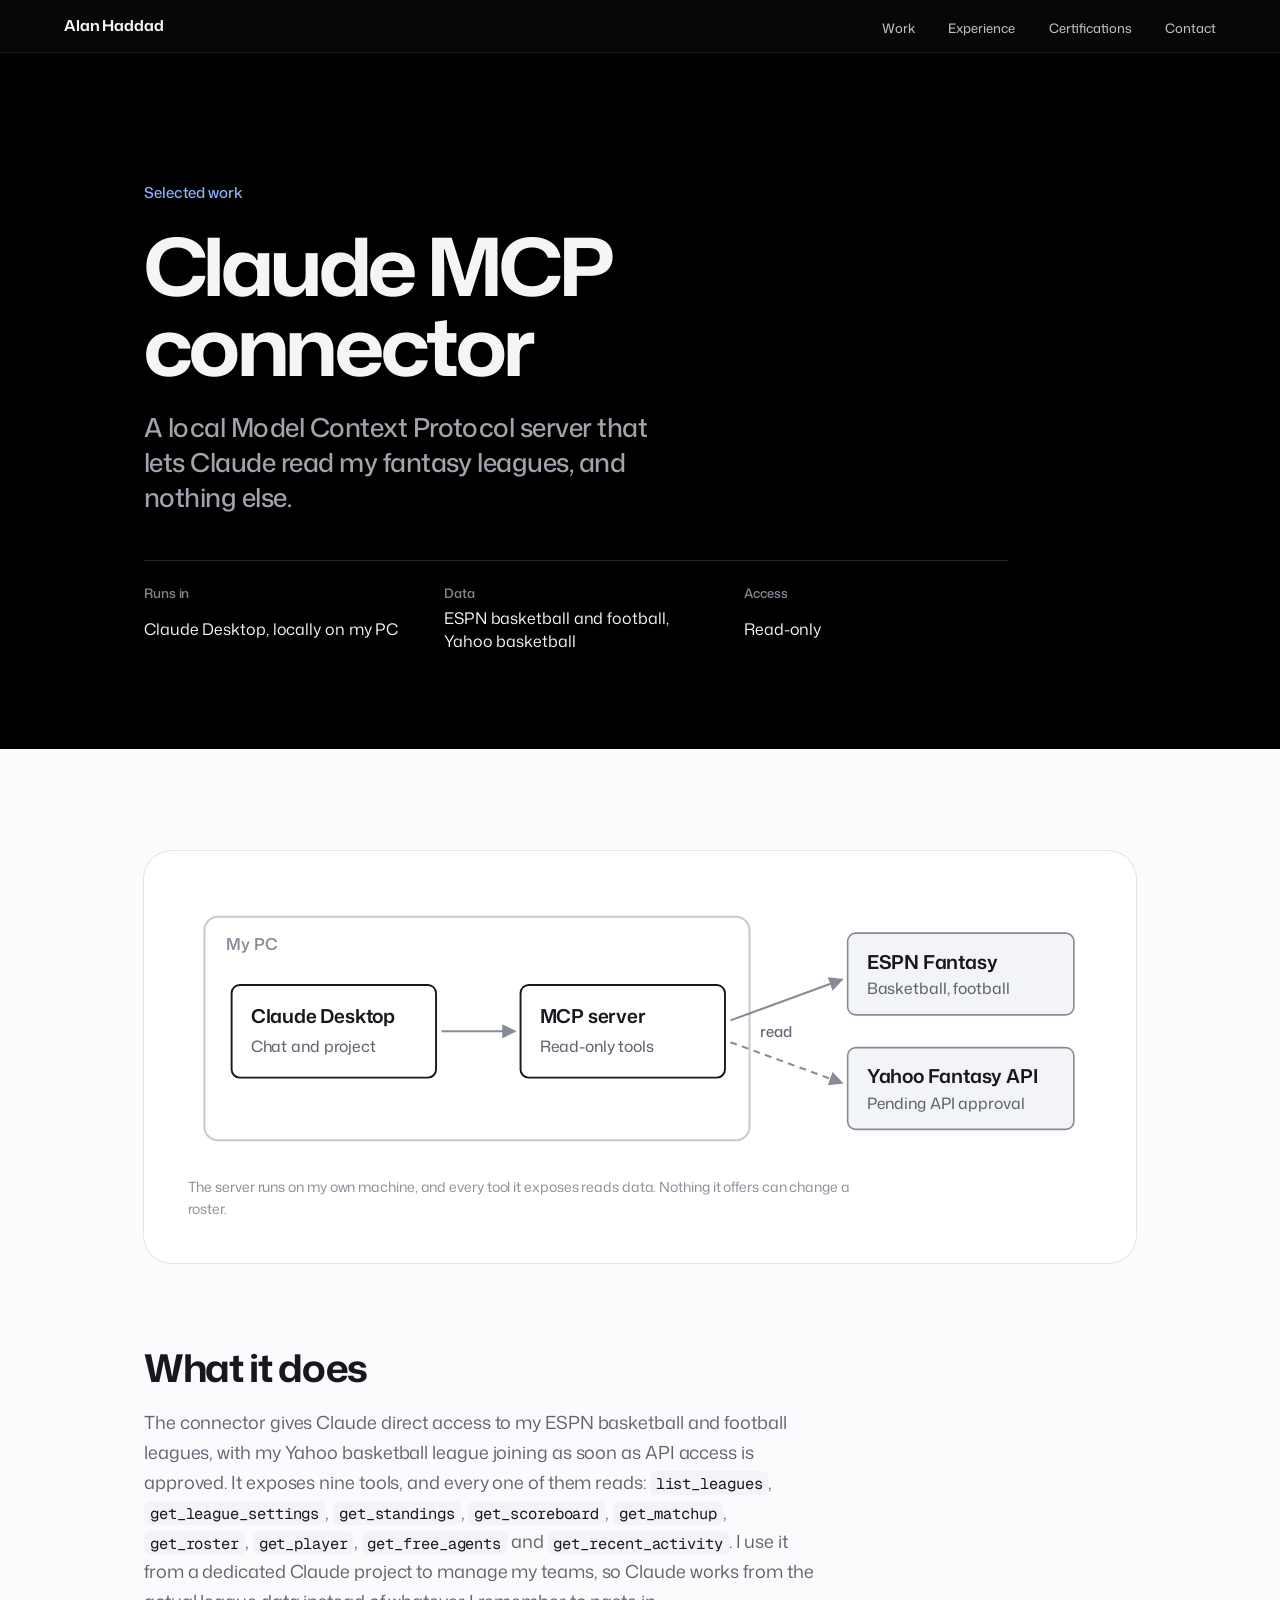
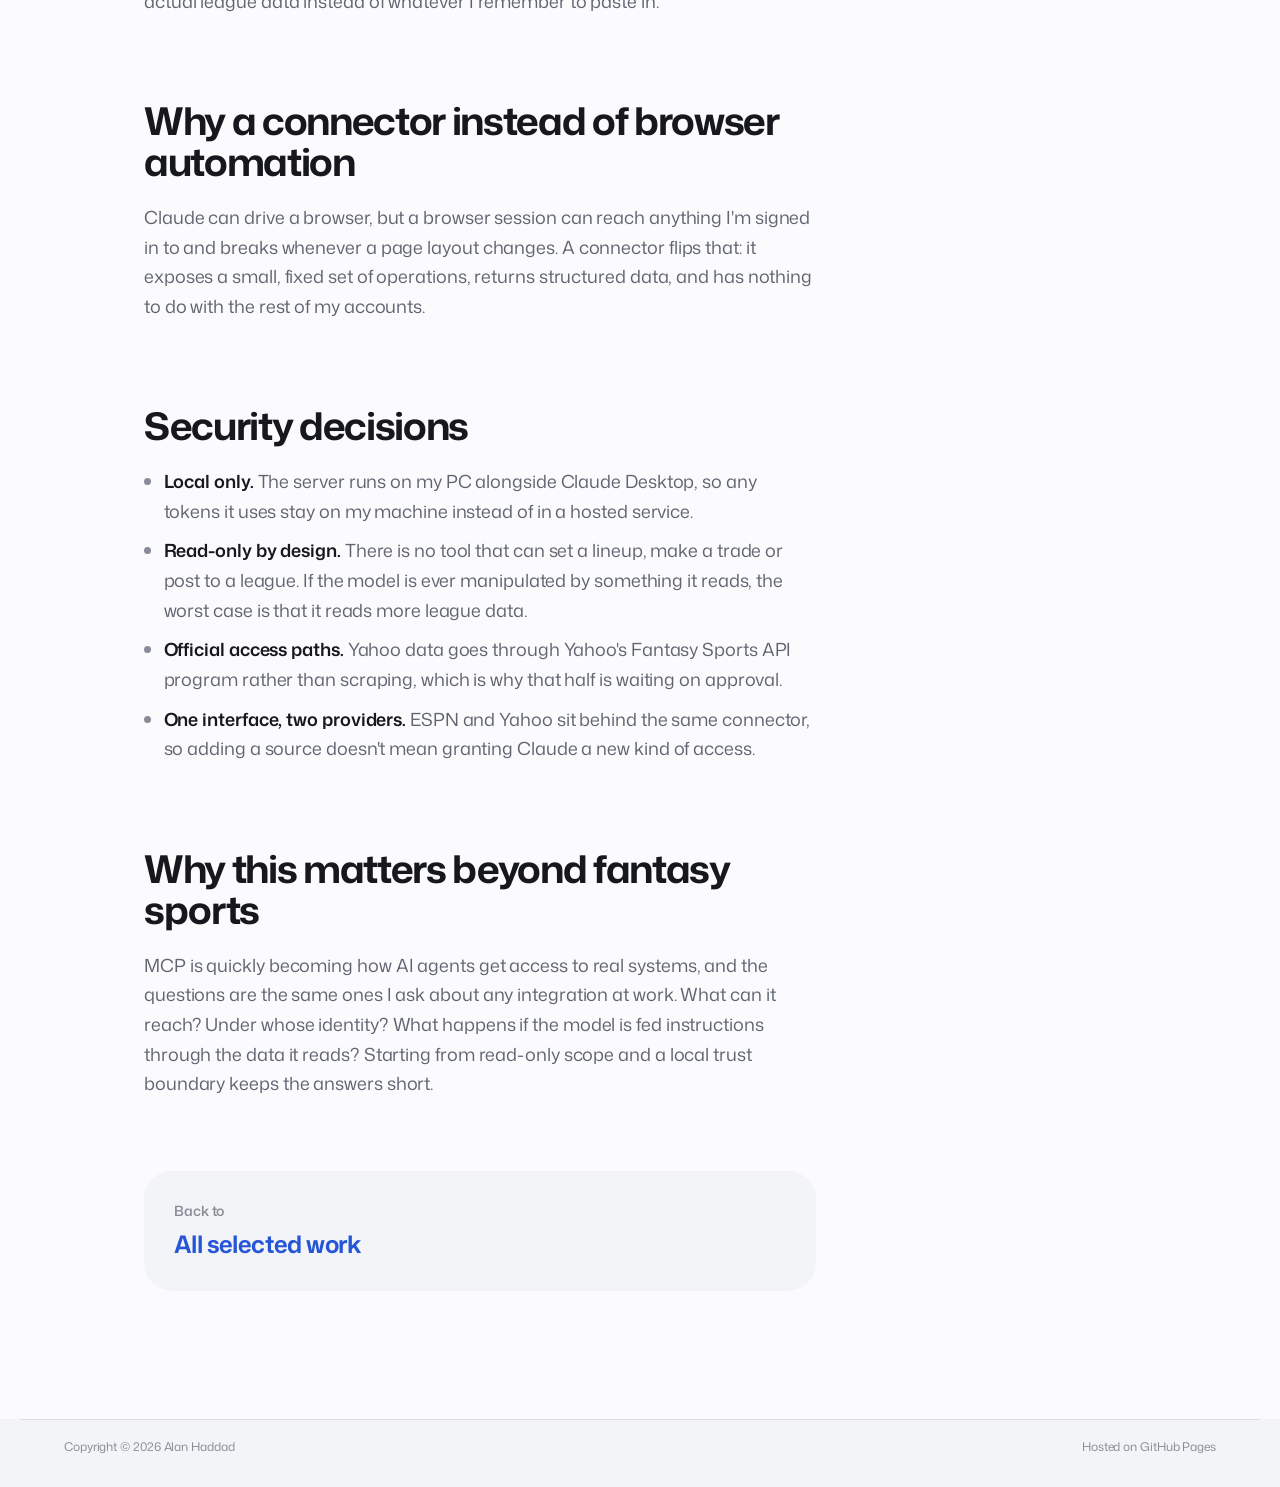
<file: mcp-connector.html>
<!doctype html>
<html lang="en">
<head>
  <meta charset="utf-8">
  <meta name="viewport" content="width=device-width, initial-scale=1">
  <title>Claude MCP connector | Alan Haddad</title>
  <meta name="description" content="A local Model Context Protocol server Alan Haddad built to give Claude read-only access to his ESPN and Yahoo fantasy leagues.">
  <link rel="canonical" href="https://alanhaddad.net/mcp-connector.html">
  <meta property="og:type" content="article">
  <meta property="og:title" content="Claude MCP connector">
  <meta property="og:description" content="A local Model Context Protocol server Alan Haddad built to give Claude read-only access to his ESPN and Yahoo fantasy leagues.">
  <meta property="og:url" content="https://alanhaddad.net/mcp-connector.html">
  <meta property="og:image" content="https://alanhaddad.net/images/og.png">
  <meta name="twitter:card" content="summary_large_image">
  <meta name="theme-color" content="#000000">
  <link rel="icon" href="favicon.svg" type="image/svg+xml">
  <link rel="preload" href="assets/fonts/mona-sans-latin-wdth-normal.woff2" as="font" type="font/woff2" crossorigin>
  <link rel="stylesheet" href="assets/css/site.css">
</head>
<body>
  <a class="skip" href="#main">Skip to content</a>

  <header class="masthead">
    <div class="wrap-wide">
      <a class="wordmark" href="./">Alan Haddad</a>
      <nav class="site-nav" aria-label="Primary">
        <ul>
          <li><a href="./#work">Work</a></li>
          <li class="opt"><a href="./#experience">Experience</a></li>
          <li class="opt"><a href="./#credentials">Certifications</a></li>
          <li><a href="./#contact">Contact</a></li>
        </ul>
      </nav>
    </div>
  </header>
  <main id="main">
    <header class="cs-head">
      <div class="wrap">
        <p class="crumb"><a href="./#work">Selected work</a></p>
        <h1>Claude MCP connector</h1>
        <p class="lede">A local Model Context Protocol server that lets Claude read my fantasy leagues, and nothing else.</p>
        <dl class="cs-facts">
          <div><dt>Runs in</dt><dd>Claude Desktop, locally on my PC</dd></div>
          <div><dt>Data</dt><dd>ESPN basketball and football, Yahoo basketball</dd></div>
          <div><dt>Access</dt><dd>Read-only</dd></div>
        </dl>
      </div>
    </header>

    <article class="prose">
      <div class="wrap">
        <figure class="panel">
          <div class="diagram-scroll">
            <svg class="diagram" viewBox="0 0 664 196" role="img" aria-labelledby="mcp-dt mcp-dd" xmlns="http://www.w3.org/2000/svg">
              <title id="mcp-dt">Connector architecture</title>
              <desc id="mcp-dd">Claude Desktop talks to a local MCP server on the same PC. The server makes read-only requests to ESPN and, once approved, to the Yahoo Fantasy Sports API.</desc>
              <defs>
                <marker id="mcp-ah" viewBox="0 0 10 10" refX="9" refY="5" markerWidth="7" markerHeight="7" orient="auto-start-reverse"><path class="ah" d="M0 0 L10 5 L0 10 z"/></marker>
              </defs>
              <rect class="zone" x="12" y="16" width="400" height="164" rx="10"/>
              <text class="zone-label" x="28" y="40">My PC</text>

              <rect class="node" x="32" y="66" width="150" height="68" rx="6"/>
              <text class="t" x="46" y="94">Claude Desktop</text>
              <text class="st" x="46" y="115">Chat and project</text>

              <rect class="node" x="244" y="66" width="150" height="68" rx="6"/>
              <text class="t" x="258" y="94">MCP server</text>
              <text class="st" x="258" y="115">Read-only tools</text>

              <path class="edge" d="M186 100 L240 100" marker-end="url(#mcp-ah)"/>

              <rect class="node node-ext" x="484" y="28" width="166" height="60" rx="6"/>
              <text class="t" x="498" y="54">ESPN Fantasy</text>
              <text class="st" x="498" y="73">Basketball, football</text>

              <rect class="node node-ext" x="484" y="112" width="166" height="60" rx="6"/>
              <text class="t" x="498" y="138">Yahoo Fantasy API</text>
              <text class="st" x="498" y="157">Pending API approval</text>

              <path class="edge" d="M398 92 L480 62" marker-end="url(#mcp-ah)"/>
              <path class="edge edge-ctl" d="M398 108 L480 138" marker-end="url(#mcp-ah)"/>
              <text class="el" x="420" y="104">read</text>
            </svg>
          </div>
          <figcaption>The server runs on my own machine, and every tool it exposes reads data. Nothing it offers can change a roster.</figcaption>
        </figure>

        <h2>What it does</h2>
        <p>The connector gives Claude direct access to my ESPN basketball and football leagues, with my Yahoo basketball league joining as soon as API access is approved. It exposes nine tools, and every one of them reads: <code>list_leagues</code>, <code>get_league_settings</code>, <code>get_standings</code>, <code>get_scoreboard</code>, <code>get_matchup</code>, <code>get_roster</code>, <code>get_player</code>, <code>get_free_agents</code> and <code>get_recent_activity</code>. I use it from a dedicated Claude project to manage my teams, so Claude works from the actual league data instead of whatever I remember to paste in.</p>

        <h2>Why a connector instead of browser automation</h2>
        <p>Claude can drive a browser, but a browser session can reach anything I'm signed in to and breaks whenever a page layout changes. A connector flips that: it exposes a small, fixed set of operations, returns structured data, and has nothing to do with the rest of my accounts.</p>

        <h2>Security decisions</h2>
        <ul>
          <li><strong>Local only.</strong> The server runs on my PC alongside Claude Desktop, so any tokens it uses stay on my machine instead of in a hosted service.</li>
          <li><strong>Read-only by design.</strong> There is no tool that can set a lineup, make a trade or post to a league. If the model is ever manipulated by something it reads, the worst case is that it reads more league data.</li>
          <li><strong>Official access paths.</strong> Yahoo data goes through Yahoo's Fantasy Sports API program rather than scraping, which is why that half is waiting on approval.</li>
          <li><strong>One interface, two providers.</strong> ESPN and Yahoo sit behind the same connector, so adding a source doesn't mean granting Claude a new kind of access.</li>
        </ul>

        <h2>Why this matters beyond fantasy sports</h2>
        <p>MCP is quickly becoming how AI agents get access to real systems, and the questions are the same ones I ask about any integration at work. What can it reach? Under whose identity? What happens if the model is fed instructions through the data it reads? Starting from read-only scope and a local trust boundary keeps the answers short.</p>

        <div class="next-up">
          <p>Back to</p>
          <a href="./#work">All selected work</a>
        </div>
      </div>
    </article>
  </main>
  <footer class="site-footer">
    <div class="wrap-wide">
      <span>Copyright &copy; 2026 Alan Haddad</span>
      <span>Hosted on GitHub Pages</span>
    </div>
  </footer>
</body>
</html>
</file>
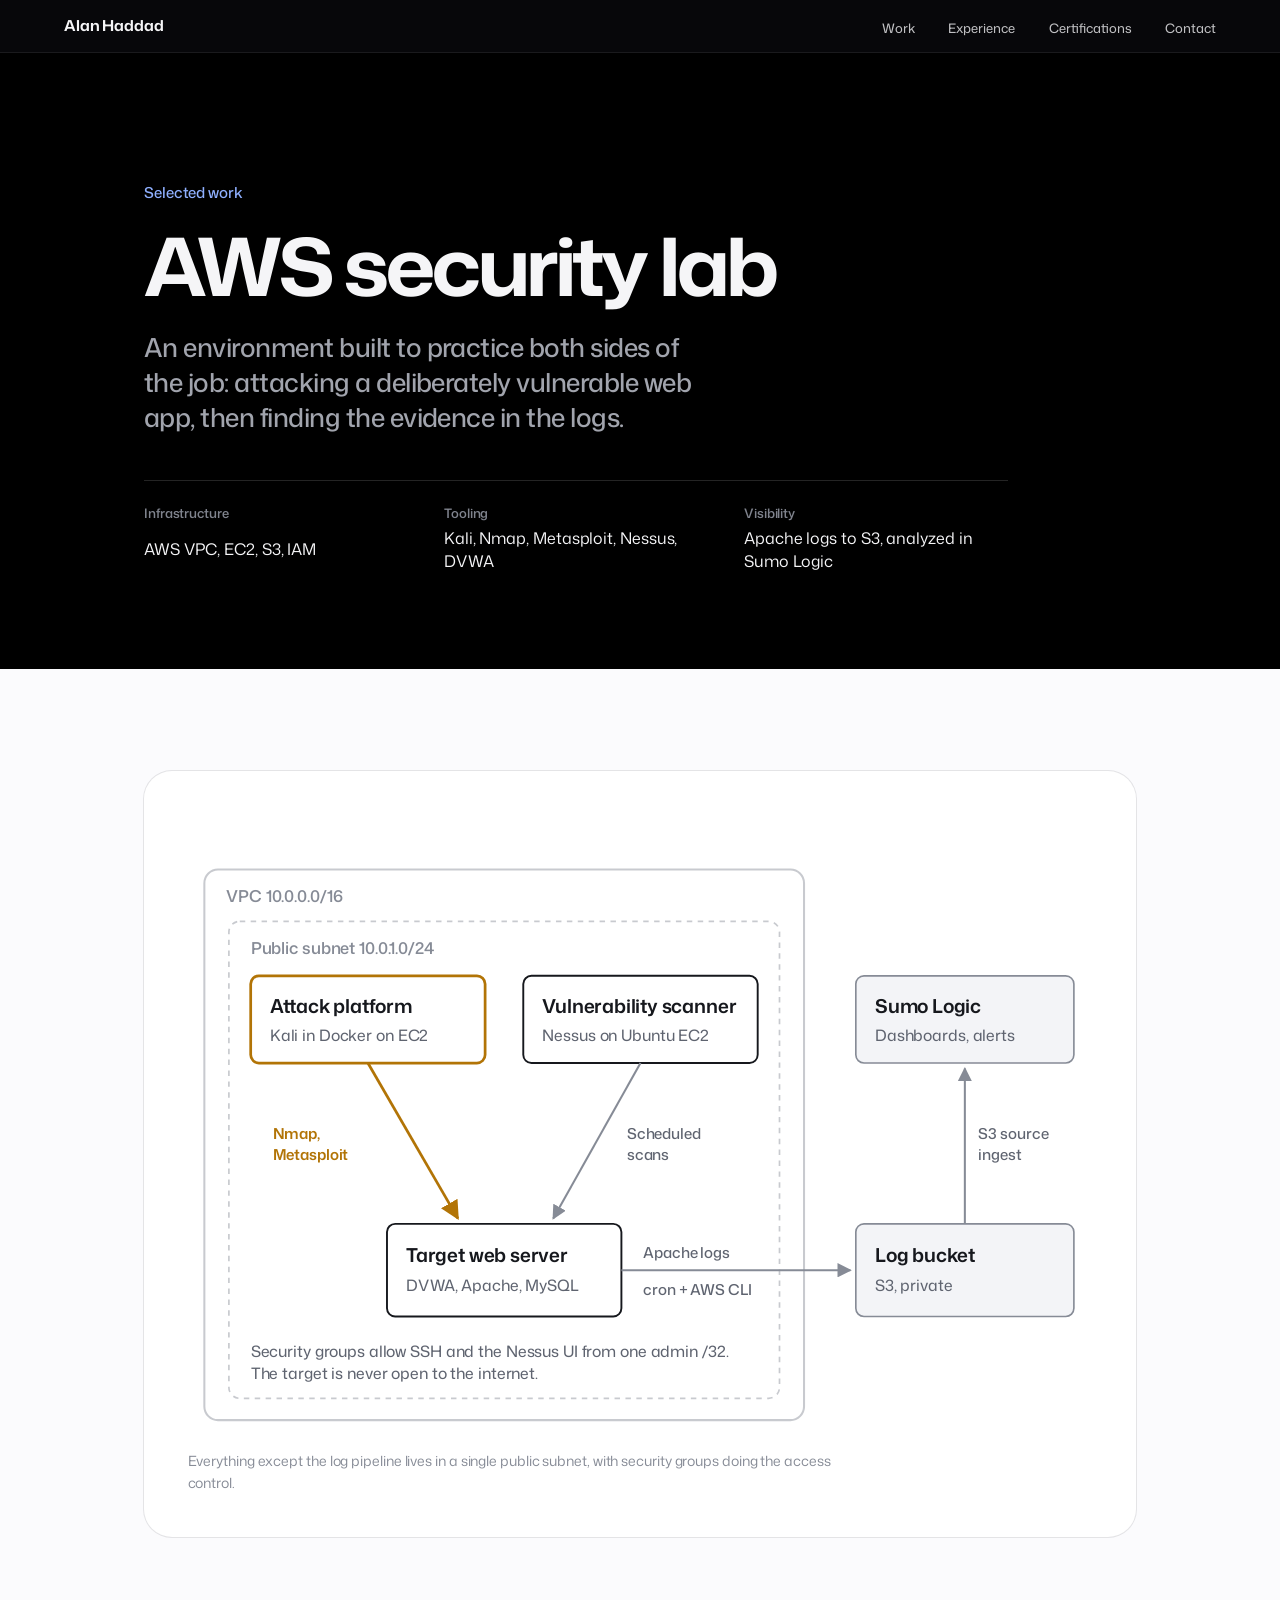
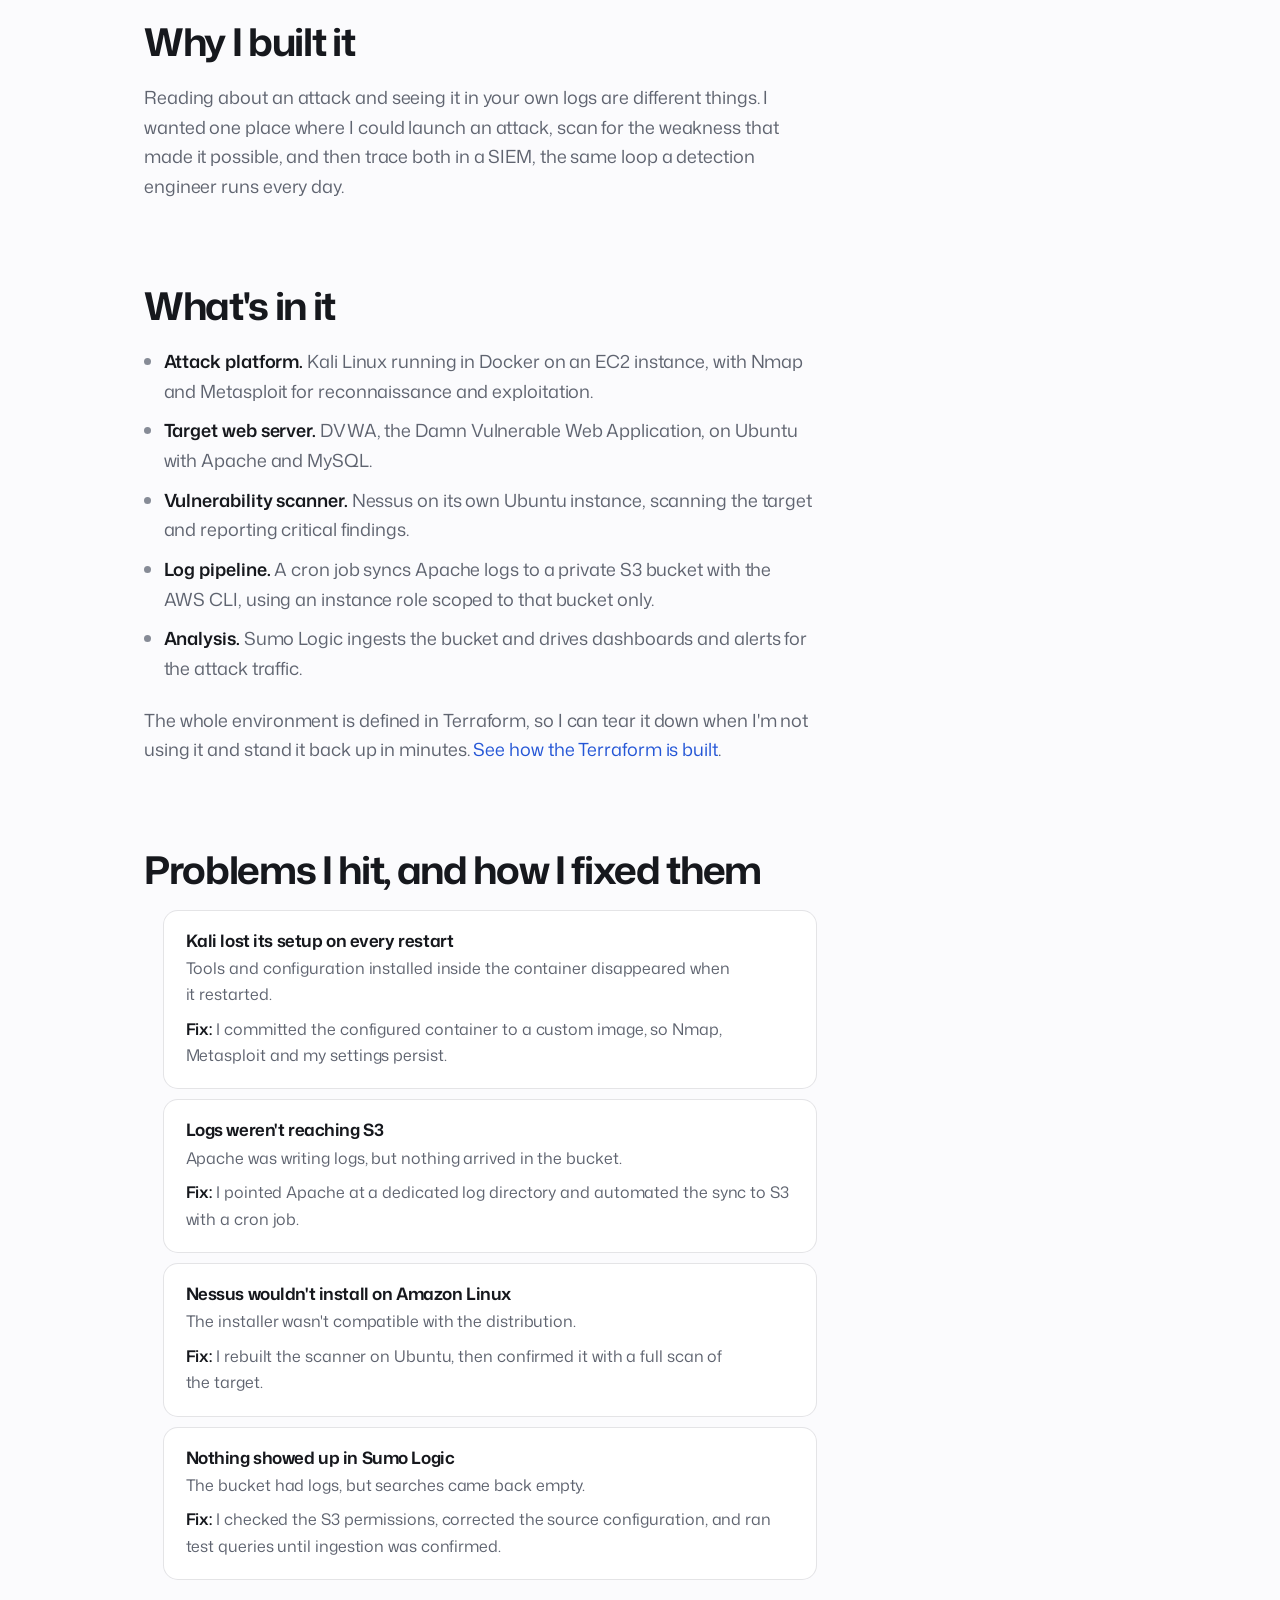
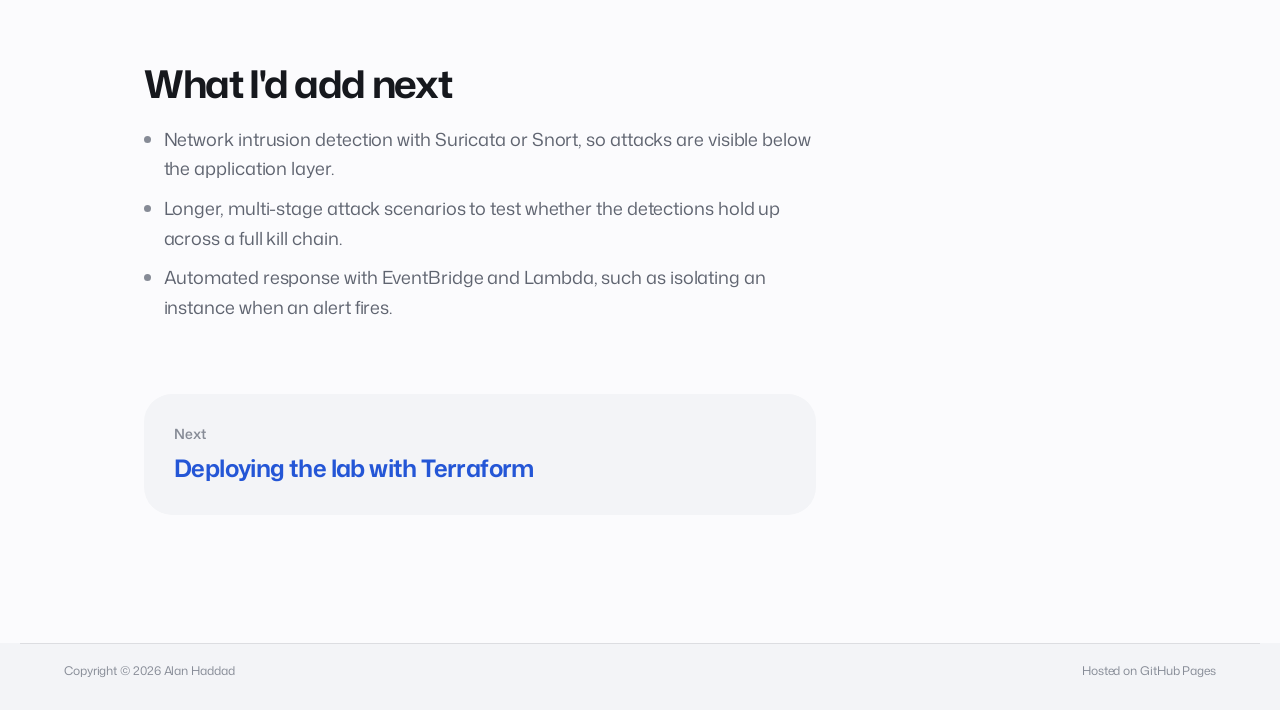
<file: network-map.html>
<!doctype html>
<html lang="en">
<head>
  <meta charset="utf-8">
  <meta name="viewport" content="width=device-width, initial-scale=1">
  <title>AWS security lab | Alan Haddad</title>
  <meta name="description" content="An AWS lab where Alan Haddad attacks a deliberately vulnerable web app, scans it with Nessus, and analyzes the logs in Sumo Logic.">
  <link rel="canonical" href="https://alanhaddad.net/network-map.html">
  <meta property="og:type" content="article">
  <meta property="og:title" content="AWS security lab">
  <meta property="og:description" content="An AWS lab where Alan Haddad attacks a deliberately vulnerable web app, scans it with Nessus, and analyzes the logs in Sumo Logic.">
  <meta property="og:url" content="https://alanhaddad.net/network-map.html">
  <meta property="og:image" content="https://alanhaddad.net/images/og.png">
  <meta name="twitter:card" content="summary_large_image">
  <meta name="theme-color" content="#000000">
  <link rel="icon" href="favicon.svg" type="image/svg+xml">
  <link rel="preload" href="assets/fonts/mona-sans-latin-wdth-normal.woff2" as="font" type="font/woff2" crossorigin>
  <link rel="stylesheet" href="assets/css/site.css">
</head>
<body>
  <a class="skip" href="#main">Skip to content</a>

  <header class="masthead">
    <div class="wrap-wide">
      <a class="wordmark" href="./">Alan Haddad</a>
      <nav class="site-nav" aria-label="Primary">
        <ul>
          <li><a href="./#work">Work</a></li>
          <li class="opt"><a href="./#experience">Experience</a></li>
          <li class="opt"><a href="./#credentials">Certifications</a></li>
          <li><a href="./#contact">Contact</a></li>
        </ul>
      </nav>
    </div>
  </header>
  <main id="main">
    <header class="cs-head">
      <div class="wrap">
        <p class="crumb"><a href="./#work">Selected work</a></p>
        <h1>AWS security lab</h1>
        <p class="lede">An environment built to practice both sides of the job: attacking a deliberately vulnerable web app, then finding the evidence in the logs.</p>
        <dl class="cs-facts">
          <div><dt>Infrastructure</dt><dd>AWS VPC, EC2, S3, IAM</dd></div>
          <div><dt>Tooling</dt><dd>Kali, Nmap, Metasploit, Nessus, DVWA</dd></div>
          <div><dt>Visibility</dt><dd>Apache logs to S3, analyzed in Sumo Logic</dd></div>
        </dl>
      </div>
    </header>

    <article class="prose">
      <div class="wrap">
        <figure class="panel">
          <div class="diagram-scroll">
            <svg class="diagram" viewBox="0 0 664 456" role="img" aria-labelledby="lab-dt lab-dd" xmlns="http://www.w3.org/2000/svg">
  <title id="lab-dt">AWS security lab architecture</title>
  <desc id="lab-dd">Inside a VPC, a Kali attack platform and a Nessus scanner both target a DVWA web server in one public subnet. The web server ships Apache logs to a private S3 bucket outside the VPC, and Sumo Logic ingests the bucket for dashboards and alerts.</desc>
  <defs>
    <marker id="lab-ah" viewBox="0 0 10 10" refX="9" refY="5" markerWidth="7" markerHeight="7" orient="auto-start-reverse"><path class="ah" d="M0 0 L10 5 L0 10 z"/></marker>
    <marker id="lab-ah-a" viewBox="0 0 10 10" refX="9" refY="5" markerWidth="7" markerHeight="7" orient="auto-start-reverse"><path class="ah-attack" d="M0 0 L10 5 L0 10 z"/></marker>
  </defs>

  <rect class="zone" x="12" y="40" width="440" height="404" rx="10"/>
  <text class="zone-label" x="28" y="64">VPC 10.0.0.0/16</text>
  <rect class="zone-inner" x="30" y="78" width="404" height="350" rx="8"/>
  <text class="zone-label" x="46" y="102">Public subnet 10.0.1.0/24</text>

  <rect class="node node-attack" x="46" y="118" width="172" height="64" rx="6"/>
  <text class="t" x="60" y="145">Attack platform</text>
  <text class="st" x="60" y="166">Kali in Docker on EC2</text>

  <rect class="node" x="246" y="118" width="172" height="64" rx="6"/>
  <text class="t" x="260" y="145">Vulnerability scanner</text>
  <text class="st" x="260" y="166">Nessus on Ubuntu EC2</text>

  <rect class="node" x="146" y="300" width="172" height="68" rx="6"/>
  <text class="t" x="160" y="328">Target web server</text>
  <text class="st" x="160" y="349">DVWA, Apache, MySQL</text>

  <path class="edge edge-attack" d="M132 182 L198 296" marker-end="url(#lab-ah-a)"/>
  <text class="el el-attack" x="62" y="238">Nmap,</text>
  <text class="el el-attack" x="62" y="253">Metasploit</text>
  <path class="edge" d="M332 182 L268 296" marker-end="url(#lab-ah)"/>
  <text class="el" x="322" y="238">Scheduled</text>
  <text class="el" x="322" y="253">scans</text>

  <text class="st" x="46" y="398">Security groups allow SSH and the Nessus UI from one admin /32.</text>
  <text class="st" x="46" y="414">The target is never open to the internet.</text>

  <rect class="node node-ext" x="490" y="300" width="160" height="68" rx="6"/>
  <text class="t" x="504" y="328">Log bucket</text>
  <text class="st" x="504" y="349">S3, private</text>

  <path class="edge" d="M318 334 L486 334" marker-end="url(#lab-ah)"/>
  <text class="el" x="334" y="325">Apache logs</text>
  <text class="el" x="334" y="352">cron + AWS CLI</text>

  <rect class="node node-ext" x="490" y="118" width="160" height="64" rx="6"/>
  <text class="t" x="504" y="145">Sumo Logic</text>
  <text class="st" x="504" y="166">Dashboards, alerts</text>

  <path class="edge" d="M570 300 L570 186" marker-end="url(#lab-ah)"/>
  <text class="el" x="580" y="238">S3 source</text>
  <text class="el" x="580" y="253">ingest</text>
</svg>
          </div>
          <figcaption>Everything except the log pipeline lives in a single public subnet, with security groups doing the access control.</figcaption>
        </figure>

        <h2>Why I built it</h2>
        <p>Reading about an attack and seeing it in your own logs are different things. I wanted one place where I could launch an attack, scan for the weakness that made it possible, and then trace both in a SIEM, the same loop a detection engineer runs every day.</p>

        <h2>What's in it</h2>
        <ul>
          <li><strong>Attack platform.</strong> Kali Linux running in Docker on an EC2 instance, with Nmap and Metasploit for reconnaissance and exploitation.</li>
          <li><strong>Target web server.</strong> DVWA, the Damn Vulnerable Web Application, on Ubuntu with Apache and MySQL.</li>
          <li><strong>Vulnerability scanner.</strong> Nessus on its own Ubuntu instance, scanning the target and reporting critical findings.</li>
          <li><strong>Log pipeline.</strong> A cron job syncs Apache logs to a private S3 bucket with the AWS CLI, using an instance role scoped to that bucket only.</li>
          <li><strong>Analysis.</strong> Sumo Logic ingests the bucket and drives dashboards and alerts for the attack traffic.</li>
        </ul>
        <p>The whole environment is defined in Terraform, so I can tear it down when I'm not using it and stand it back up in minutes. <a href="terraform.html">See how the Terraform is built</a>.</p>

        <h2>Problems I hit, and how I fixed them</h2>
        <ul class="pairs">
          <li>
            <h3>Kali lost its setup on every restart</h3>
            <p>Tools and configuration installed inside the container disappeared when it restarted.</p>
            <p class="fix"><strong>Fix:</strong> I committed the configured container to a custom image, so Nmap, Metasploit and my settings persist.</p>
          </li>
          <li>
            <h3>Logs weren't reaching S3</h3>
            <p>Apache was writing logs, but nothing arrived in the bucket.</p>
            <p class="fix"><strong>Fix:</strong> I pointed Apache at a dedicated log directory and automated the sync to S3 with a cron job.</p>
          </li>
          <li>
            <h3>Nessus wouldn't install on Amazon Linux</h3>
            <p>The installer wasn't compatible with the distribution.</p>
            <p class="fix"><strong>Fix:</strong> I rebuilt the scanner on Ubuntu, then confirmed it with a full scan of the target.</p>
          </li>
          <li>
            <h3>Nothing showed up in Sumo Logic</h3>
            <p>The bucket had logs, but searches came back empty.</p>
            <p class="fix"><strong>Fix:</strong> I checked the S3 permissions, corrected the source configuration, and ran test queries until ingestion was confirmed.</p>
          </li>
        </ul>

        <h2>What I'd add next</h2>
        <ul>
          <li>Network intrusion detection with Suricata or Snort, so attacks are visible below the application layer.</li>
          <li>Longer, multi-stage attack scenarios to test whether the detections hold up across a full kill chain.</li>
          <li>Automated response with EventBridge and Lambda, such as isolating an instance when an alert fires.</li>
        </ul>

        <div class="next-up">
          <p>Next</p>
          <a href="terraform.html">Deploying the lab with Terraform</a>
        </div>
      </div>
    </article>
  </main>
  <footer class="site-footer">
    <div class="wrap-wide">
      <span>Copyright &copy; 2026 Alan Haddad</span>
      <span>Hosted on GitHub Pages</span>
    </div>
  </footer>
</body>
</html>
</file>
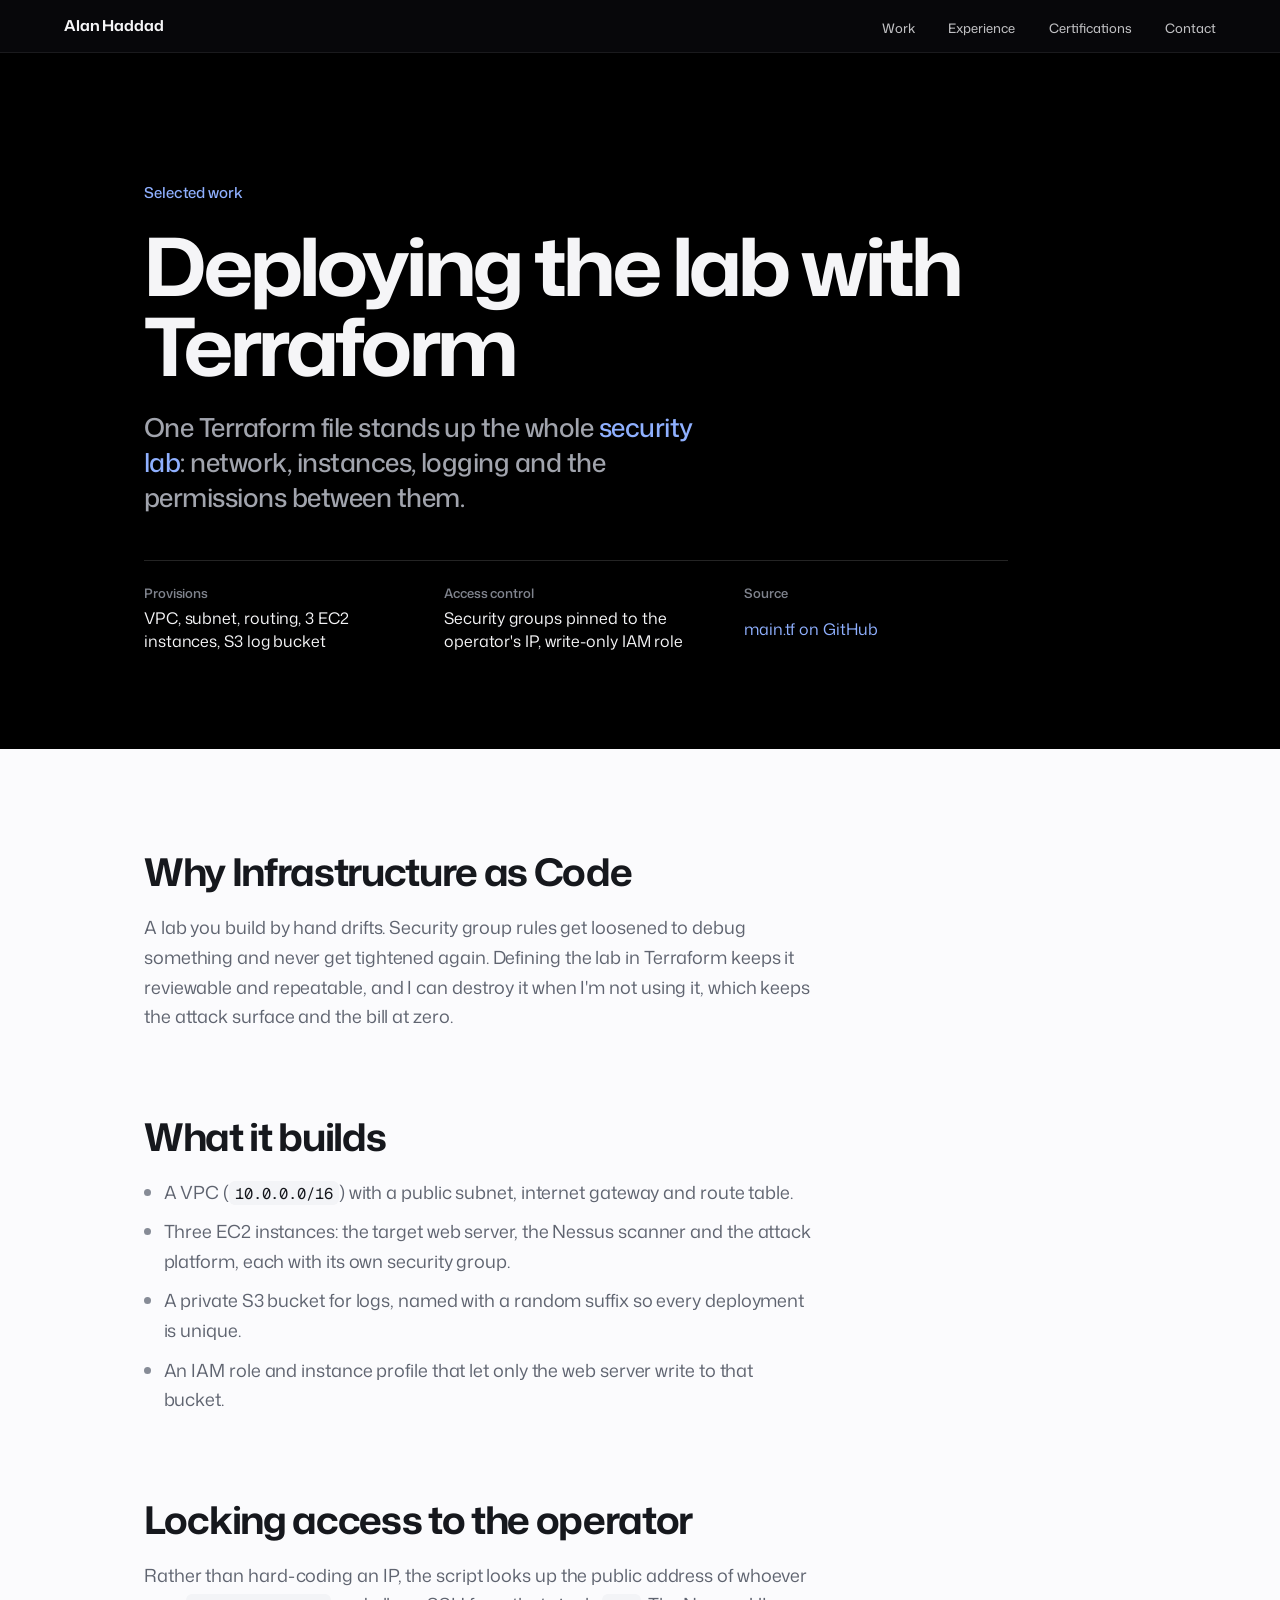
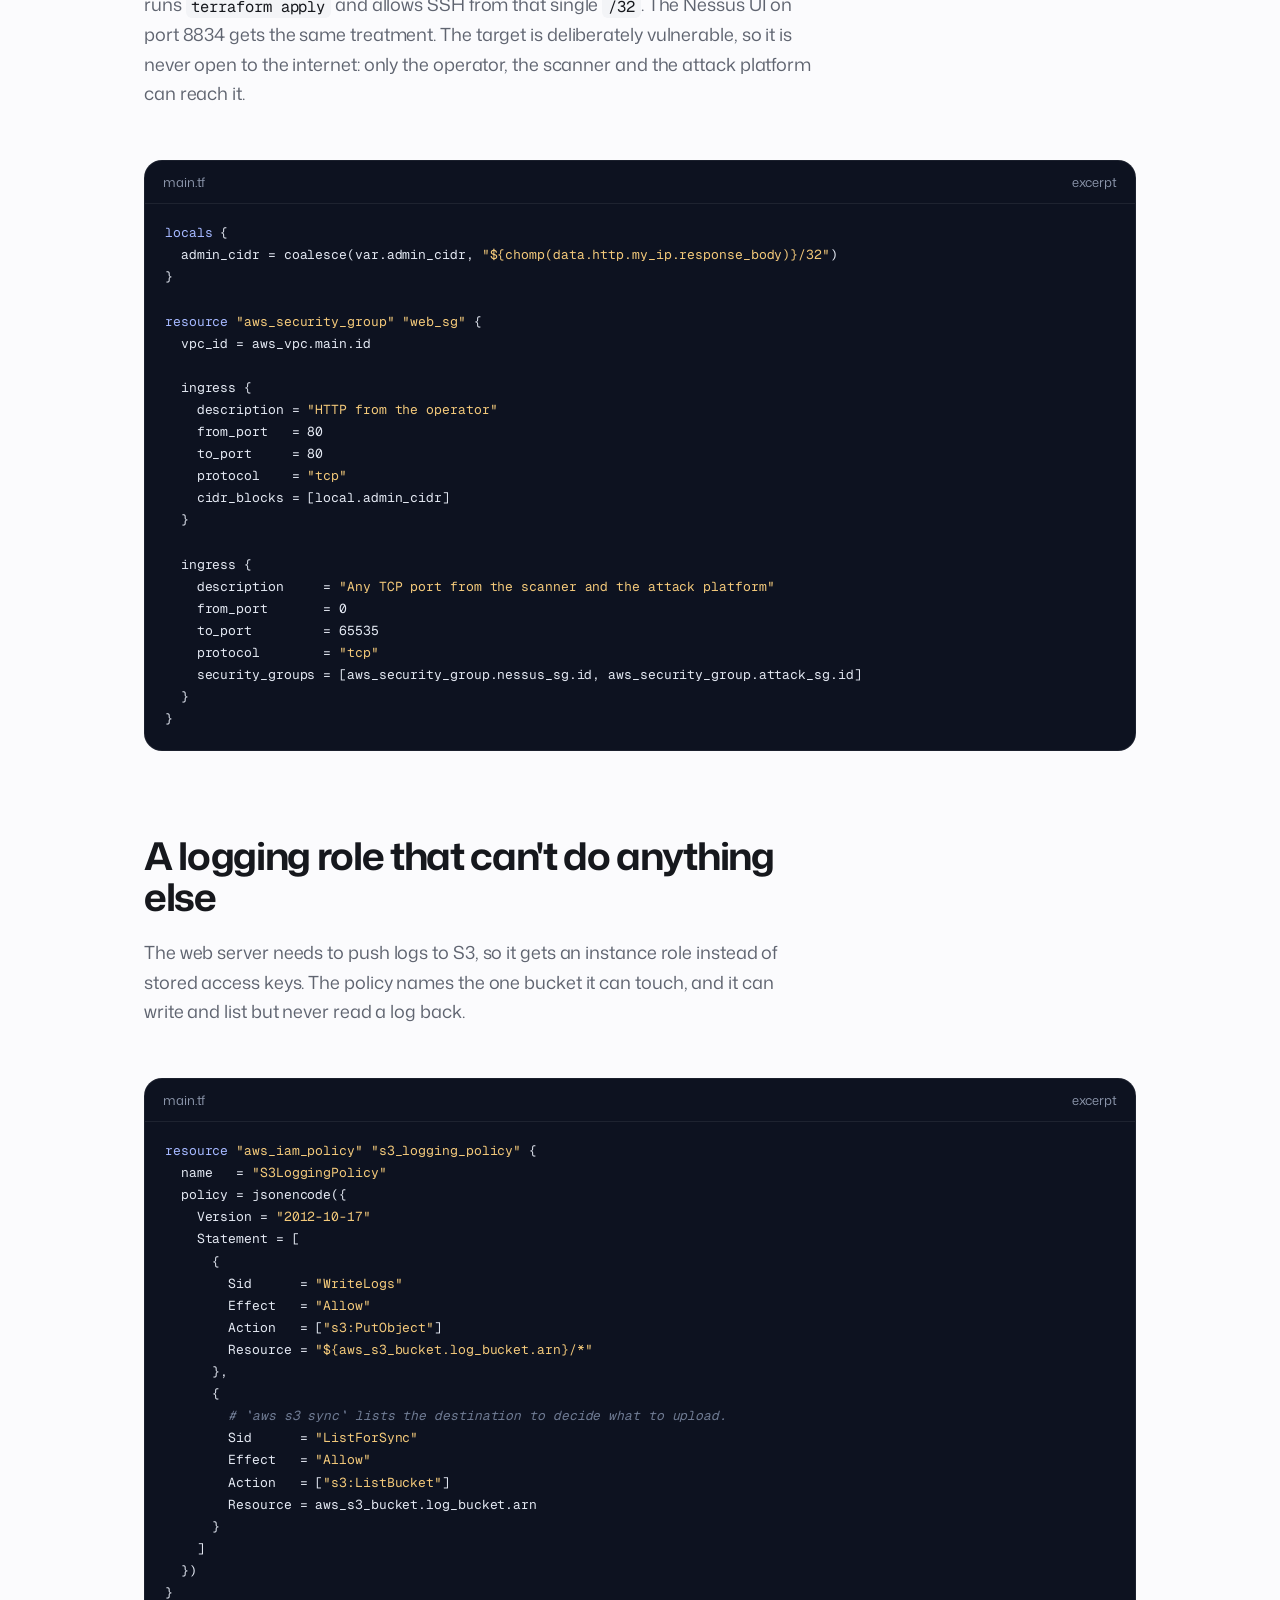
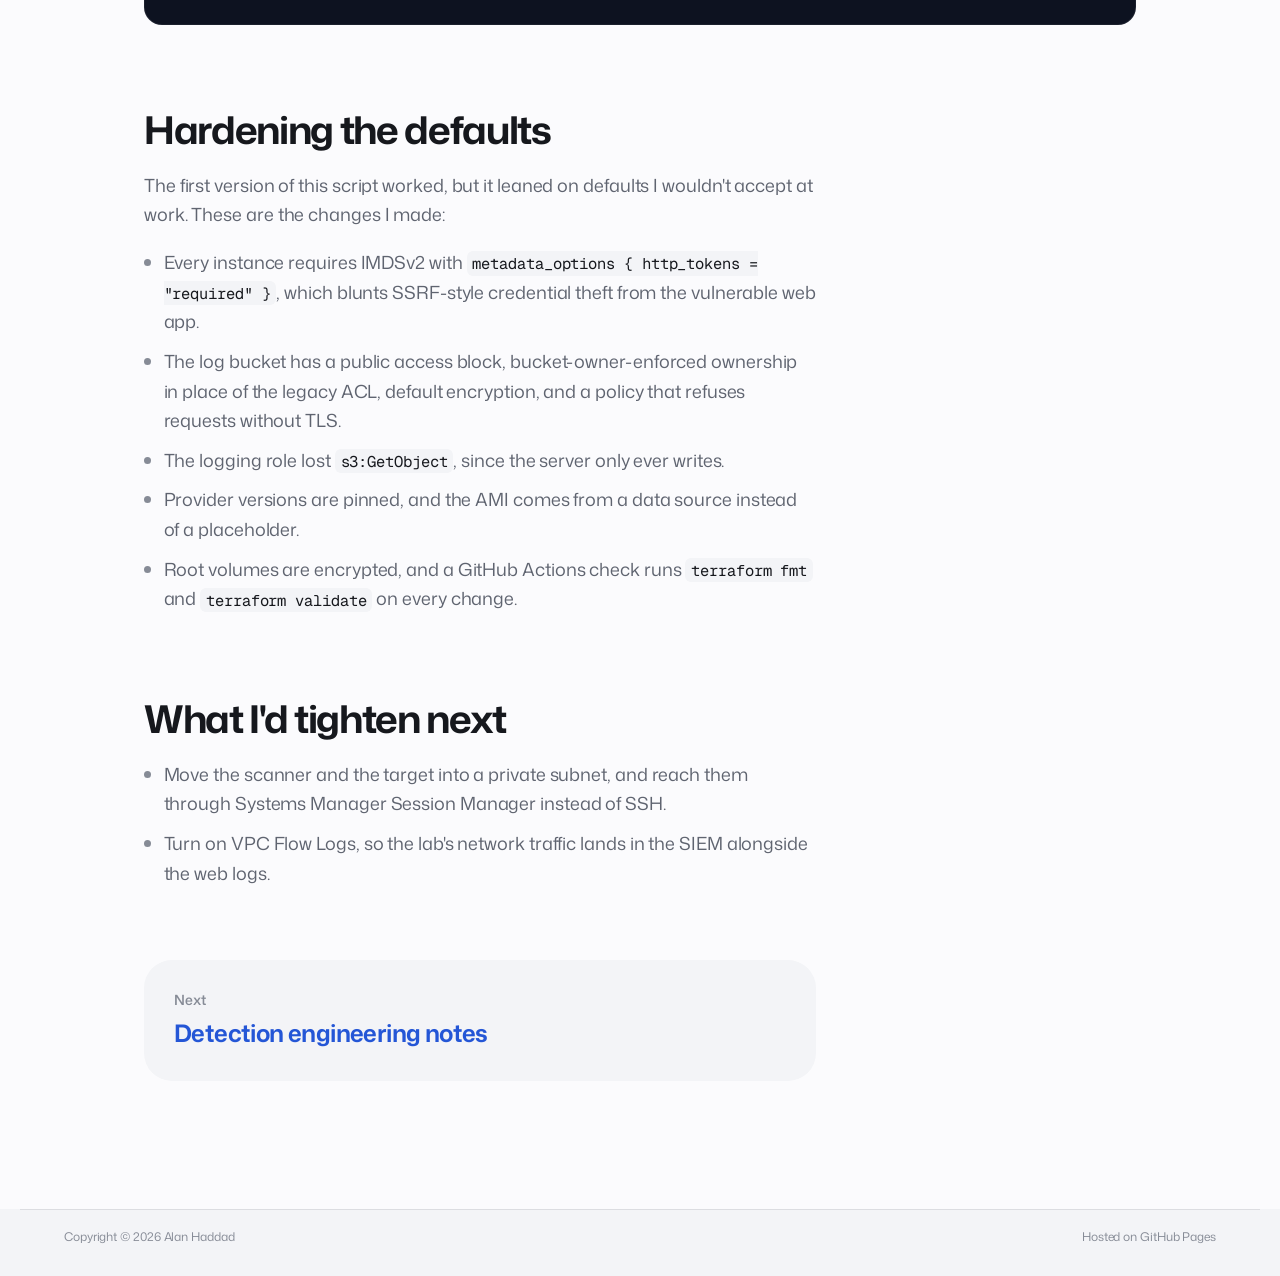
<file: terraform.html>
<!doctype html>
<html lang="en">
<head>
  <meta charset="utf-8">
  <meta name="viewport" content="width=device-width, initial-scale=1">
  <title>Deploying the lab with Terraform | Alan Haddad</title>
  <meta name="description" content="How Alan Haddad's AWS security lab is defined in one Terraform file, with IP-restricted security groups and a least-privilege logging role.">
  <link rel="canonical" href="https://alanhaddad.net/terraform.html">
  <meta property="og:type" content="article">
  <meta property="og:title" content="Deploying the lab with Terraform">
  <meta property="og:description" content="How Alan Haddad's AWS security lab is defined in one Terraform file, with IP-restricted security groups and a least-privilege logging role.">
  <meta property="og:url" content="https://alanhaddad.net/terraform.html">
  <meta property="og:image" content="https://alanhaddad.net/images/og.png">
  <meta name="twitter:card" content="summary_large_image">
  <meta name="theme-color" content="#000000">
  <link rel="icon" href="favicon.svg" type="image/svg+xml">
  <link rel="preload" href="assets/fonts/mona-sans-latin-wdth-normal.woff2" as="font" type="font/woff2" crossorigin>
  <link rel="stylesheet" href="assets/css/site.css">
</head>
<body>
  <a class="skip" href="#main">Skip to content</a>

  <header class="masthead">
    <div class="wrap-wide">
      <a class="wordmark" href="./">Alan Haddad</a>
      <nav class="site-nav" aria-label="Primary">
        <ul>
          <li><a href="./#work">Work</a></li>
          <li class="opt"><a href="./#experience">Experience</a></li>
          <li class="opt"><a href="./#credentials">Certifications</a></li>
          <li><a href="./#contact">Contact</a></li>
        </ul>
      </nav>
    </div>
  </header>
  <main id="main">
    <header class="cs-head">
      <div class="wrap">
        <p class="crumb"><a href="./#work">Selected work</a></p>
        <h1>Deploying the lab with Terraform</h1>
        <p class="lede">One Terraform file stands up the whole <a href="network-map.html">security lab</a>: network, instances, logging and the permissions between them.</p>
        <dl class="cs-facts">
          <div><dt>Provisions</dt><dd>VPC, subnet, routing, 3 EC2 instances, S3 log bucket</dd></div>
          <div><dt>Access control</dt><dd>Security groups pinned to the operator's IP, write-only IAM role</dd></div>
          <div><dt>Source</dt><dd><a href="https://github.com/alan-haddad/alan-haddad.github.io/blob/main/terraform-scripts/main.tf">main.tf on GitHub</a></dd></div>
        </dl>
      </div>
    </header>

    <article class="prose">
      <div class="wrap">
        <h2>Why Infrastructure as Code</h2>
        <p>A lab you build by hand drifts. Security group rules get loosened to debug something and never get tightened again. Defining the lab in Terraform keeps it reviewable and repeatable, and I can destroy it when I'm not using it, which keeps the attack surface and the bill at zero.</p>

        <h2>What it builds</h2>
        <ul>
          <li>A VPC (<code>10.0.0.0/16</code>) with a public subnet, internet gateway and route table.</li>
          <li>Three EC2 instances: the target web server, the Nessus scanner and the attack platform, each with its own security group.</li>
          <li>A private S3 bucket for logs, named with a random suffix so every deployment is unique.</li>
          <li>An IAM role and instance profile that let only the web server write to that bucket.</li>
        </ul>

        <h2>Locking access to the operator</h2>
        <p>Rather than hard-coding an IP, the script looks up the public address of whoever runs <code>terraform apply</code> and allows SSH from that single <code>/32</code>. The Nessus UI on port 8834 gets the same treatment. The target is deliberately vulnerable, so it is never open to the internet: only the operator, the scanner and the attack platform can reach it.</p>
        <figure class="code">
          <div class="code-head"><span>main.tf</span><span>excerpt</span></div>
<pre><code><span class="k">locals</span> {
  admin_cidr = coalesce(var.admin_cidr, <span class="s">"${chomp(data.http.my_ip.response_body)}/32"</span>)
}

<span class="k">resource</span> <span class="s">"aws_security_group"</span> <span class="s">"web_sg"</span> {
  vpc_id = aws_vpc.main.id

  ingress {
    description = <span class="s">"HTTP from the operator"</span>
    from_port   = 80
    to_port     = 80
    protocol    = <span class="s">"tcp"</span>
    cidr_blocks = [local.admin_cidr]
  }

  ingress {
    description     = <span class="s">"Any TCP port from the scanner and the attack platform"</span>
    from_port       = 0
    to_port         = 65535
    protocol        = <span class="s">"tcp"</span>
    security_groups = [aws_security_group.nessus_sg.id, aws_security_group.attack_sg.id]
  }
}</code></pre>
        </figure>

        <h2>A logging role that can't do anything else</h2>
        <p>The web server needs to push logs to S3, so it gets an instance role instead of stored access keys. The policy names the one bucket it can touch, and it can write and list but never read a log back.</p>
        <figure class="code">
          <div class="code-head"><span>main.tf</span><span>excerpt</span></div>
<pre><code><span class="k">resource</span> <span class="s">"aws_iam_policy"</span> <span class="s">"s3_logging_policy"</span> {
  name   = <span class="s">"S3LoggingPolicy"</span>
  policy = jsonencode({
    Version = <span class="s">"2012-10-17"</span>
    Statement = [
      {
        Sid      = <span class="s">"WriteLogs"</span>
        Effect   = <span class="s">"Allow"</span>
        Action   = [<span class="s">"s3:PutObject"</span>]
        Resource = <span class="s">"${aws_s3_bucket.log_bucket.arn}/*"</span>
      },
      {
        <span class="c"># `aws s3 sync` lists the destination to decide what to upload.</span>
        Sid      = <span class="s">"ListForSync"</span>
        Effect   = <span class="s">"Allow"</span>
        Action   = [<span class="s">"s3:ListBucket"</span>]
        Resource = aws_s3_bucket.log_bucket.arn
      }
    ]
  })
}</code></pre>
        </figure>

        <h2>Hardening the defaults</h2>
        <p>The first version of this script worked, but it leaned on defaults I wouldn't accept at work. These are the changes I made:</p>
        <ul>
          <li>Every instance requires IMDSv2 with <code>metadata_options { http_tokens = "required" }</code>, which blunts SSRF-style credential theft from the vulnerable web app.</li>
          <li>The log bucket has a public access block, bucket-owner-enforced ownership in place of the legacy ACL, default encryption, and a policy that refuses requests without TLS.</li>
          <li>The logging role lost <code>s3:GetObject</code>, since the server only ever writes.</li>
          <li>Provider versions are pinned, and the AMI comes from a data source instead of a placeholder.</li>
          <li>Root volumes are encrypted, and a GitHub Actions check runs <code>terraform fmt</code> and <code>terraform validate</code> on every change.</li>
        </ul>

        <h2>What I'd tighten next</h2>
        <ul>
          <li>Move the scanner and the target into a private subnet, and reach them through Systems Manager Session Manager instead of SSH.</li>
          <li>Turn on VPC Flow Logs, so the lab's network traffic lands in the SIEM alongside the web logs.</li>
        </ul>

        <div class="next-up">
          <p>Next</p>
          <a href="detection.html">Detection engineering notes</a>
        </div>
      </div>
    </article>
  </main>
  <footer class="site-footer">
    <div class="wrap-wide">
      <span>Copyright &copy; 2026 Alan Haddad</span>
      <span>Hosted on GitHub Pages</span>
    </div>
  </footer>
</body>
</html>
</file>
<file: assets/css/site.css>
/* ==========================================================================
   alan-haddad.github.io
   One typeface (Mona Sans), quiet neutrals, black stages for the big moments.
   ========================================================================== */

/* Self-hosted variable fonts (SIL Open Font License, see assets/fonts/OFL.txt) */
@font-face {
  font-family: "Mona Sans";
  src: url("../fonts/mona-sans-latin-wdth-normal.woff2") format("woff2-variations"),
       url("../fonts/mona-sans-latin-wdth-normal.woff2") format("woff2");
  font-weight: 200 900;
  font-stretch: 75% 125%;
  font-style: normal;
  font-display: swap;
}
@font-face {
  font-family: "Geist Mono";
  src: url("../fonts/geist-mono-latin-wght-normal.woff2") format("woff2-variations"),
       url("../fonts/geist-mono-latin-wght-normal.woff2") format("woff2");
  font-weight: 100 900;
  font-style: normal;
  font-display: swap;
}

:root {
  --page: #fbfbfd;
  --band: #f3f4f7;
  --tile: #ffffff;
  --ink: #16181d;
  --ink-2: #5f6470;
  --ink-3: #868b96;
  --hairline: rgba(20, 24, 33, 0.1);
  --accent: #2456d6;
  --accent-hover: #1a44b3;
  --signal: #b27406;
  --signal-soft: #fff1d2;

  /* the black stage used by the hero and contact */
  --stage: #000000;
  --stage-ink: #f5f5f7;
  --stage-ink-2: #a1a4ad;
  --stage-hairline: rgba(255, 255, 255, 0.14);

  /* console / code surfaces */
  --console: #0d1220;
  --console-2: #151c2e;
  --console-ink: #e3e8f2;
  --console-dim: #8b95aa;
  --console-key: #a5b8ff;
  --console-str: #f3c97a;
  --console-com: #6f7b93;
  --amber: #f2b84b;

  --font: "Mona Sans", -apple-system, BlinkMacSystemFont, "Segoe UI", Helvetica, Arial, sans-serif;
  --mono: "Geist Mono", ui-monospace, SFMono-Regular, Menlo, Consolas, monospace;

  --wrap: 1080px;
  --wrap-wide: 1240px;
  --gutter: clamp(18px, 4vw, 44px);
  --radius-tile: 28px;
  --radius-sm: 14px;
  --ease: cubic-bezier(0.22, 0.8, 0.24, 1);
  color-scheme: light;
}

@media (prefers-color-scheme: dark) {
  :root:not([data-theme="light"]) {
    --page: #000000;
    --band: #0b0c0f;
    --tile: #15171c;
    --ink: #f5f5f7;
    --ink-2: #a1a4ad;
    --ink-3: #7d818c;
    --hairline: rgba(255, 255, 255, 0.12);
    --accent: #7ea2ff;
    --accent-hover: #a3bdff;
    --signal: #f2b84b;
    --signal-soft: #2b2312;
    color-scheme: dark;
  }
}
:root[data-theme="dark"] {
  --page: #000000;
  --band: #0b0c0f;
  --tile: #15171c;
  --ink: #f5f5f7;
  --ink-2: #a1a4ad;
  --ink-3: #7d818c;
  --hairline: rgba(255, 255, 255, 0.12);
  --accent: #7ea2ff;
  --accent-hover: #a3bdff;
  --signal: #f2b84b;
  --signal-soft: #2b2312;
  color-scheme: dark;
}

/* ---------- base ---------- */

*, *::before, *::after { box-sizing: border-box; }
html { -webkit-text-size-adjust: 100%; text-size-adjust: 100%; scroll-behavior: smooth; scroll-padding-top: 64px; }
@media (prefers-reduced-motion: reduce) { html { scroll-behavior: auto; } }

body {
  margin: 0;
  background: var(--page);
  color: var(--ink);
  font-family: var(--font);
  font-size: 1.0625rem;
  line-height: 1.55;
  letter-spacing: -0.005em;
  -webkit-font-smoothing: antialiased;
  -moz-osx-font-smoothing: grayscale;
  text-rendering: optimizeLegibility;
}

img, svg { max-width: 100%; height: auto; display: block; }

a { color: var(--accent); text-decoration: none; }
a:hover { color: var(--accent-hover); text-decoration: underline; text-underline-offset: 0.2em; }

:focus-visible { outline: 2px solid var(--accent); outline-offset: 3px; border-radius: 6px; }

h1, h2, h3, h4 { margin: 0; font-weight: 650; letter-spacing: -0.025em; line-height: 1.08; color: inherit; }
p { margin: 0 0 1em; text-wrap: pretty; }

.skip {
  position: absolute; left: 12px; top: -60px; z-index: 100;
  background: var(--ink); color: var(--page);
  padding: 8px 14px; border-radius: 8px; font-size: 0.875rem;
}
.skip:focus { top: 12px; }

.wrap { max-width: var(--wrap); margin: 0 auto; padding: 0 var(--gutter); }
.wrap-wide { max-width: var(--wrap-wide); margin: 0 auto; padding: 0 var(--gutter); }

/* chevron link, the one recurring call to action */
.chev { font-weight: 500; white-space: nowrap; }
.chev::after { content: "\203A"; display: inline-block; margin-left: 0.3em; transition: transform 200ms var(--ease); }
.chev:hover { text-decoration: underline; }
.chev:hover::after { transform: translateX(2px); }

.pill {
  display: inline-flex; align-items: center; justify-content: center;
  min-height: 44px; padding: 0 22px; border-radius: 999px;
  background: var(--accent); color: #fff;
  font-size: 1rem; font-weight: 550; letter-spacing: -0.01em;
  transition: background-color 200ms var(--ease);
}
.pill:hover { background: var(--accent-hover); color: #fff; text-decoration: none; }
.pill-ghost { background: transparent; color: var(--stage-ink); box-shadow: inset 0 0 0 1px var(--stage-hairline); }
.pill-ghost:hover { background: rgba(255, 255, 255, 0.08); color: var(--stage-ink); }

/* ---------- global nav: dark glass, always ---------- */

.masthead {
  position: sticky; top: 0; z-index: 50;
  background: rgba(10, 11, 14, 0.72);
  -webkit-backdrop-filter: saturate(180%) blur(20px);
  backdrop-filter: saturate(180%) blur(20px);
  border-bottom: 1px solid rgba(255, 255, 255, 0.08);
  margin-bottom: -53px; /* float over the black stage below */
}
@supports not ((backdrop-filter: blur(1px)) or (-webkit-backdrop-filter: blur(1px))) {
  .masthead { background: rgba(10, 11, 14, 0.96); }
}
.masthead .wrap-wide { display: flex; align-items: center; justify-content: space-between; gap: 24px; height: 52px; }
.wordmark { color: #f5f5f7; font-size: 0.9375rem; font-weight: 650; letter-spacing: -0.01em; font-stretch: 108%; white-space: nowrap; }
.wordmark:hover { color: #fff; text-decoration: none; }
.site-nav ul { list-style: none; display: flex; gap: clamp(16px, 2.6vw, 34px); margin: 0; padding: 0; }
.site-nav a { color: rgba(245, 245, 247, 0.78); font-size: 0.8125rem; font-weight: 450; letter-spacing: 0; }
.site-nav a:hover, .site-nav a[aria-current="page"] { color: #fff; text-decoration: none; }
@media (max-width: 640px) { .site-nav .opt { display: none; } }

/* ---------- hero stage ---------- */

.hero {
  background: var(--stage);
  color: var(--stage-ink);
  text-align: center;
  padding: calc(53px + clamp(72px, 12vw, 136px)) 0 clamp(64px, 9vw, 112px);
  overflow: hidden;
  position: relative;
}
.hero-name {
  font-size: clamp(3rem, 9vw, 6.5rem);
  font-weight: 680;
  font-stretch: 112%;
  letter-spacing: -0.045em;
  line-height: 0.98;
}
.hero-role {
  font-size: clamp(1.1875rem, 2.4vw, 1.75rem);
  font-weight: 520;
  letter-spacing: -0.02em;
  line-height: 1.3;
  color: var(--stage-ink-2);
  max-width: 44ch;
  margin: 22px auto 0;
}
.hero-links { display: flex; flex-wrap: wrap; justify-content: center; align-items: center; gap: 14px 28px; margin-top: 34px; }
.hero-links .chev { color: #8fb0ff; font-size: 1.0625rem; }

.stage-shot { position: relative; max-width: 760px; margin: clamp(56px, 8vw, 88px) auto 0; text-align: left; }
.stage-shot::before {
  content: ""; position: absolute; inset: 12% -14% -18%; z-index: 0; pointer-events: none;
  background:
    radial-gradient(50% 55% at 30% 60%, rgba(64, 110, 255, 0.34), transparent 70%),
    radial-gradient(40% 45% at 75% 70%, rgba(242, 184, 75, 0.2), transparent 70%);
  filter: blur(36px);
}

/* ---------- detection console ---------- */

.console {
  position: relative; z-index: 1;
  margin: 0;
  background: linear-gradient(180deg, #111829 0%, var(--console) 100%);
  color: var(--console-ink);
  border-radius: 20px;
  border: 1px solid rgba(255, 255, 255, 0.1);
  box-shadow: 0 1px 0 rgba(255, 255, 255, 0.06) inset, 0 40px 80px -24px rgba(0, 0, 0, 0.8);
  font-family: var(--mono);
  font-size: 0.8125rem;
  line-height: 1.75;
  overflow: hidden;
}
.console-bar {
  display: flex; align-items: center; gap: 14px;
  padding: 12px 18px;
  border-bottom: 1px solid rgba(255, 255, 255, 0.07);
  font-family: var(--font); font-size: 0.8125rem; color: var(--console-dim);
}
.console-bar .dots { display: flex; gap: 7px; }
.console-bar .dots i { width: 11px; height: 11px; border-radius: 50%; background: rgba(255, 255, 255, 0.16); }
.console-bar strong { color: var(--console-ink); font-weight: 550; }
.console-bar span:last-child { margin-left: auto; }
.console pre { margin: 0; padding: 20px 22px 14px; white-space: pre; overflow-x: auto; font: inherit; }
.console .k { color: var(--console-key); }
.console .s { color: var(--console-str); }
.console .c { color: var(--console-com); font-style: italic; }
.console .ln { display: block; }
.console-result { border-top: 1px solid rgba(255, 255, 255, 0.07); padding: 14px 22px 18px; }
.console-status { font-family: var(--font); font-size: 0.8125rem; font-weight: 550; color: var(--amber); margin: 0 0 10px; display: flex; gap: 10px; align-items: center; }
.console-status .dot { width: 8px; height: 8px; border-radius: 50%; background: var(--amber); box-shadow: 0 0 0 4px rgba(242, 184, 75, 0.18); }
.console table { width: 100%; border-collapse: collapse; font-size: 0.78rem; }
.console th { text-align: left; font-weight: 450; color: var(--console-dim); padding: 2px 12px 6px 0; }
.console td { padding: 8px 12px 8px 0; white-space: nowrap; }
.console tbody tr { background: rgba(242, 184, 75, 0.12); }
.console tbody td:first-child { padding-left: 10px; border-left: 2px solid var(--amber); border-radius: 2px 0 0 2px; }
.console-note { font-family: var(--font); font-size: 0.75rem; color: var(--console-dim); margin: 12px 0 0; }
.console pre code, .code pre code { background: none; border: 0; padding: 0; border-radius: 0; font: inherit; color: inherit; }

@media (max-width: 480px) {
  .console { font-size: 0.6875rem; border-radius: 16px; }
  .console pre { padding: 16px 14px 10px; }
  .console-result { padding: 12px 14px 14px; }
  .console-bar span:last-child { display: none; }
}

/* the hero's one orchestrated moment: shot rises, query lands, a match surfaces */
@media (prefers-reduced-motion: no-preference) {
  .stage-shot { animation: rise 1100ms var(--ease) 150ms both; }
  .console .ln { opacity: 0; animation: ln-in 280ms ease-out forwards; animation-delay: calc(700ms + var(--i, 0) * 110ms); }
  .console-result { opacity: 0; animation: ln-in 320ms ease-out 1950ms forwards; }
  .console tbody tr { animation: flag 1400ms ease-out 2150ms both; }
  @keyframes rise { from { opacity: 0; transform: translateY(40px) scale(0.98); } to { opacity: 1; transform: none; } }
  @keyframes ln-in { from { opacity: 0; transform: translateY(3px); } to { opacity: 1; transform: none; } }
  @keyframes flag { 0% { background: rgba(242, 184, 75, 0); } 35% { background: rgba(242, 184, 75, 0.36); } 100% { background: rgba(242, 184, 75, 0.12); } }
}

/* ---------- scroll reveal (only when JS has marked the page) ---------- */

@media (prefers-reduced-motion: no-preference) {
  .js .reveal { opacity: 0; transform: translateY(28px); transition: opacity 900ms var(--ease), transform 900ms var(--ease); }
  .js .reveal.in { opacity: 1; transform: none; }
}

/* ---------- sections ---------- */

.section { padding: clamp(80px, 11vw, 144px) 0; }
.band { background: var(--band); }
.band + .band { padding-top: 0; }
.visually-hidden { position: absolute; width: 1px; height: 1px; overflow: hidden; clip: rect(0 0 0 0); white-space: nowrap; }

.kicker-head { text-align: center; margin: 0 auto clamp(44px, 6vw, 72px); max-width: 46rem; }
.kicker-head h2 { font-size: clamp(2.25rem, 5.4vw, 3.75rem); font-weight: 680; font-stretch: 106%; letter-spacing: -0.04em; }
.kicker-head p { color: var(--ink-2); font-size: clamp(1.0625rem, 1.8vw, 1.3125rem); margin: 16px auto 0; max-width: 36rem; }

/* statement: two-tone, Apple-style */
.statement { font-size: clamp(2rem, 4.8vw, 3.5rem); font-weight: 650; letter-spacing: -0.035em; line-height: 1.12; max-width: 14ch; margin: 0; }
.statement span { color: var(--ink-3); }

.about-grid { display: grid; grid-template-columns: minmax(0, 1.25fr) minmax(0, 1fr); gap: clamp(40px, 7vw, 96px); align-items: start; }
.about-copy p { color: var(--ink-2); font-size: 1.125rem; line-height: 1.6; max-width: 58ch; }
.about-copy p strong { color: var(--ink); font-weight: 600; }
@media (max-width: 860px) { .about-grid { grid-template-columns: minmax(0, 1fr); } }

/* highlight tiles */
.tiles { display: grid; grid-template-columns: repeat(4, minmax(0, 1fr)); gap: 16px; margin-top: clamp(48px, 7vw, 80px); }
.tile { background: var(--tile); border-radius: var(--radius-tile); padding: 28px 28px 30px; }
.tile .big { display: block; font-size: clamp(1.875rem, 3.2vw, 2.5rem); font-weight: 680; font-stretch: 108%; letter-spacing: -0.04em; line-height: 1.05; margin-bottom: 10px; }
.tile .small { display: block; color: var(--ink-2); font-size: 0.9375rem; line-height: 1.45; }
@media (max-width: 960px) { .tiles { grid-template-columns: repeat(2, minmax(0, 1fr)); } }
@media (max-width: 600px) {
  .tiles { gap: 12px; }
  .tile { padding: 20px 18px 22px; border-radius: 22px; }
  .tile .big { font-size: 1.5rem; }
  .tile .small { font-size: 0.875rem; }
  .hero-role { font-size: 1.125rem; }
  .hero-role br { display: none; }
  .mini-code { font-size: 0.6875rem; padding: 14px 16px; }
}
@media (max-width: 340px) { .tiles { grid-template-columns: minmax(0, 1fr); } }

/* work bento */
.bento { display: grid; grid-template-columns: repeat(2, minmax(0, 1fr)); gap: 20px; }
.work {
  background: var(--tile); border-radius: var(--radius-tile);
  padding: clamp(28px, 4vw, 48px);
  display: flex; flex-direction: column;
  overflow: hidden;
}
.work-feature { grid-column: 1 / -1; display: grid; grid-template-columns: minmax(0, 0.85fr) minmax(0, 1.15fr); gap: clamp(28px, 5vw, 64px); align-items: center; }
.work-feature.flip { grid-template-columns: minmax(0, 1.15fr) minmax(0, 0.85fr); }
.work-feature.flip .art-feature { order: -1; }
.work h3 { font-size: clamp(1.625rem, 3vw, 2.25rem); font-weight: 670; font-stretch: 106%; letter-spacing: -0.035em; margin-bottom: 14px; }
.work p { color: var(--ink-2); font-size: 1.0625rem; max-width: 46ch; }
.work .links { display: flex; flex-wrap: wrap; gap: 8px 26px; font-size: 1.0625rem; }
.work .art { margin-top: 32px; }
.stack { list-style: none; display: flex; flex-wrap: wrap; gap: 6px; margin: 4px 0 22px; padding: 0; }
.stack li { font-size: 0.8125rem; font-weight: 500; color: var(--ink-2); background: var(--band); border-radius: 999px; padding: 4px 11px; }
@media (max-width: 860px) {
  .bento { grid-template-columns: minmax(0, 1fr); }
  .work-feature, .work-feature.flip { grid-template-columns: minmax(0, 1fr); }
  .work-feature .art-feature { order: -1; }
}

/* mini art for the two smaller tiles */
.mini-code {
  background: var(--console); color: var(--console-ink);
  border-radius: 16px; padding: 18px 20px;
  font-family: var(--mono); font-size: 0.75rem; line-height: 1.8;
  white-space: pre; overflow-x: auto;
}
.mini-code .k { color: var(--console-key); }
.mini-code .s { color: var(--console-str); }
.mini-code .hit { color: var(--amber); font-family: var(--font); font-weight: 550; }

/* experience */
.timeline { list-style: none; margin: 0 auto; padding: 0; max-width: 60rem; }
.timeline > li { display: grid; grid-template-columns: 12rem minmax(0, 1fr); gap: 6px 40px; padding: 34px 0; border-top: 1px solid var(--hairline); }
.timeline > li:last-child { border-bottom: 1px solid var(--hairline); }
.when { font-size: 0.9375rem; font-weight: 500; color: var(--ink-3); font-variant-numeric: tabular-nums; padding-top: 5px; }
.timeline h3 { font-size: 1.375rem; font-weight: 640; letter-spacing: -0.025em; }
.timeline .org { color: var(--ink-2); font-size: 1rem; margin: 4px 0 14px; }
.timeline ul { margin: 0; padding-left: 1.1em; color: var(--ink-2); }
.timeline li li { margin-bottom: 8px; max-width: 62ch; }
.timeline li li::marker { color: var(--ink-3); }
.timeline .note { color: var(--ink-2); font-size: 0.9375rem; margin: 0 0 12px; max-width: 62ch; }
.timeline > li.brief .note { margin: 6px 0 0; }
.roles { list-style: none; margin: 4px 0 0; padding: 0 0 0 18px; border-left: 2px solid var(--hairline); display: grid; gap: 18px; }
.roles li { margin: 0; }
.roles h4 { font-size: 1.0625rem; font-weight: 620; letter-spacing: -0.015em; }
.roles .role-when { display: block; color: var(--ink-3); font-size: 0.875rem; margin: 2px 0 4px; font-variant-numeric: tabular-nums; }
.roles p { color: var(--ink-2); margin: 0; max-width: 62ch; }
.timeline > li.brief { padding: 22px 0; }
.timeline > li.brief h3 { font-size: 1.125rem; }
.timeline > li.brief .org { margin-bottom: 0; }
.timeline code, .prose code { font-family: var(--mono); font-size: 0.86em; }
@media (max-width: 700px) { .timeline > li { grid-template-columns: minmax(0, 1fr); } }

/* certifications */
.cert-grid { display: grid; grid-template-columns: repeat(4, minmax(0, 1fr)); gap: 16px; }
.cert { background: var(--tile); border-radius: var(--radius-tile); padding: 26px 26px 28px; display: flex; flex-direction: column; min-height: 220px; }
.cert .issuer { color: var(--ink-3); font-size: 0.875rem; font-weight: 550; }
.cert .abbr { font-size: clamp(2rem, 3.6vw, 2.75rem); font-weight: 700; font-stretch: 110%; letter-spacing: -0.04em; line-height: 1; margin: 18px 0 10px; }
.cert .name { color: var(--ink-2); font-size: 0.9375rem; line-height: 1.4; }
.cert .issued { margin-top: auto; padding-top: 18px; color: var(--ink-3); font-size: 0.8125rem; font-variant-numeric: tabular-nums; }
.education { text-align: center; color: var(--ink-2); font-size: 1rem; margin: 40px auto 0; max-width: 40rem; }
.education strong { color: var(--ink); font-weight: 600; }
@media (max-width: 960px) { .cert-grid { grid-template-columns: repeat(2, minmax(0, 1fr)); } }
@media (max-width: 600px) { .cert { min-height: 0; padding: 20px 18px 22px; border-radius: 22px; } .cert .abbr { font-size: 1.625rem; margin: 12px 0 8px; } .cert .name { font-size: 0.875rem; } }
@media (max-width: 340px) { .cert-grid { grid-template-columns: minmax(0, 1fr); } }

/* contact stage */
.contact { background: var(--stage); color: var(--stage-ink); text-align: center; padding: clamp(96px, 13vw, 168px) 0; }
.contact h2 { font-size: clamp(2.75rem, 8vw, 5.5rem); font-weight: 680; font-stretch: 110%; letter-spacing: -0.045em; }
.contact p { color: var(--stage-ink-2); font-size: clamp(1.0625rem, 2vw, 1.375rem); max-width: 32rem; margin: 20px auto 0; }
.contact .hero-links { margin-top: 38px; }

/* footer */
.site-footer { background: var(--band); color: var(--ink-3); font-size: 0.75rem; padding: 0 0 30px; }
main > .prose:last-child { padding-bottom: clamp(72px, 10vw, 128px); }
.site-footer .wrap-wide { display: flex; flex-wrap: wrap; justify-content: space-between; gap: 10px; border-top: 1px solid var(--hairline); padding-top: 18px; }
.site-footer a { color: var(--ink-2); }
.contact + .site-footer, main + .site-footer { padding-top: 0; }
.contact + .site-footer .wrap-wide { border-top: 0; }

/* ---------- architecture diagrams (inline SVG) ---------- */

.diagram { width: 100%; font-family: var(--font); }
.diagram .zone { fill: none; stroke: var(--ink-3); stroke-opacity: 0.45; stroke-width: 1.5; }
.diagram .zone-inner { fill: none; stroke: var(--ink-3); stroke-opacity: 0.45; stroke-width: 1.25; stroke-dasharray: 4 4; }
.diagram .zone-label { fill: var(--ink-3); font-size: 12px; font-weight: 550; }
.diagram .node { fill: var(--tile); stroke: var(--ink); stroke-width: 1.4; }
.diagram .node-ext { fill: var(--band); stroke: var(--ink-3); stroke-width: 1.2; }
.diagram .node-attack { stroke: var(--signal); stroke-width: 2; }
.diagram .t { fill: var(--ink); font-size: 14px; font-weight: 620; letter-spacing: -0.01em; }
.diagram .st { fill: var(--ink-2); font-size: 11.5px; font-weight: 450; }
.diagram .edge { stroke: var(--ink-3); stroke-width: 1.5; fill: none; }
.diagram .edge-attack { stroke: var(--signal); stroke-width: 2; }
.diagram .edge-ctl { stroke-dasharray: 5 4; }
.diagram .el { fill: var(--ink-2); font-size: 11px; font-weight: 500; }
.diagram .el-attack { fill: var(--signal); font-weight: 600; }
.diagram .ah { fill: var(--ink-3); }
.diagram .ah-attack { fill: var(--signal); }
.diagram-scroll { overflow-x: auto; -webkit-overflow-scrolling: touch; }
@media (max-width: 520px) { .diagram-scroll .diagram { min-width: 520px; } }

/* ---------- case-study pages ---------- */

.cs-head { background: var(--stage); color: var(--stage-ink); padding: calc(53px + clamp(64px, 10vw, 128px)) 0 clamp(56px, 8vw, 96px); }
.crumb { font-size: 0.9375rem; font-weight: 500; margin: 0 0 22px; }
.crumb a { color: #8fb0ff; }
.cs-head h1 { font-size: clamp(2.5rem, 7vw, 5rem); font-weight: 680; font-stretch: 110%; letter-spacing: -0.045em; line-height: 1; max-width: 16ch; }
.lede { font-size: clamp(1.1875rem, 2.4vw, 1.625rem); font-weight: 500; letter-spacing: -0.02em; line-height: 1.35; color: var(--stage-ink-2); max-width: 36ch; margin: 24px 0 0; }
.lede a { color: #8fb0ff; }
.cs-facts { display: grid; grid-template-columns: repeat(3, minmax(0, 1fr)); gap: 20px 36px; margin: 44px 0 0; padding-top: 22px; border-top: 1px solid var(--stage-hairline); max-width: 54rem; }
.cs-facts div { display: grid; gap: 4px; }
.cs-facts dt { font-size: 0.8125rem; font-weight: 550; color: #7f838d; }
.cs-facts dd { margin: 0; font-size: 1rem; line-height: 1.45; color: var(--stage-ink); }
.cs-facts a { color: #8fb0ff; }
@media (max-width: 640px) { .cs-facts { grid-template-columns: minmax(0, 1fr); } }

.prose { padding: clamp(56px, 8vw, 104px) 0 clamp(72px, 10vw, 128px); }
.prose .wrap > * { max-width: 42rem; }
.prose .wrap > figure { max-width: 100%; }
.prose p, .prose li { font-size: 1.125rem; line-height: 1.65; color: var(--ink-2); }
.prose p strong, .prose li strong { color: var(--ink); font-weight: 600; }
.prose h2 { font-size: clamp(1.625rem, 3.2vw, 2.375rem); font-weight: 670; font-stretch: 106%; letter-spacing: -0.035em; margin: 2.2em 0 0.55em; color: var(--ink); }
.prose h2:first-child { margin-top: 0; }
.prose h3 { font-size: 1.1875rem; font-weight: 640; margin: 1.6em 0 0.4em; color: var(--ink); }
.prose ul, .prose ol { padding-left: 1.15em; margin: 0 0 1.3em; }
.prose li { margin-bottom: 0.55em; }
.prose li::marker { color: var(--ink-3); }
.prose code { background: var(--band); border-radius: 6px; padding: 0.1em 0.38em; color: var(--ink); }
.prose figure { margin: 3em 0; }
.prose .wrap > figure:first-child { margin-top: 0; }
.prose figure.panel { background: var(--tile); border-radius: var(--radius-tile); padding: clamp(18px, 3.4vw, 44px); box-shadow: 0 0 0 1px var(--hairline); }
.prose figcaption { font-size: 0.875rem; color: var(--ink-3); margin-top: 14px; max-width: 42rem; }

.code { background: var(--console); color: var(--console-ink); border-radius: 18px; overflow: hidden; max-width: 52rem; border: 1px solid rgba(255, 255, 255, 0.06); }
.code-head { display: flex; justify-content: space-between; gap: 12px; padding: 11px 18px; border-bottom: 1px solid rgba(255, 255, 255, 0.07); font-size: 0.8125rem; color: var(--console-dim); }
.code-head span:last-child { white-space: nowrap; flex-shrink: 0; }
.code pre { margin: 0; padding: 18px 20px 20px; overflow-x: auto; font-family: var(--mono); font-size: 0.8125rem; line-height: 1.7; tab-size: 2; }
.code .k { color: var(--console-key); }
.code .s { color: var(--console-str); }
.code .c { color: var(--console-com); font-style: italic; }

.pairs { list-style: none; padding: 0; margin: 0 0 1.3em; display: grid; gap: 12px; }
.pairs li { background: var(--tile); border-radius: var(--radius-sm); padding: 20px 22px; margin: 0; box-shadow: 0 0 0 1px var(--hairline); }
.pairs h3 { margin: 0 0 6px; font-size: 1.0625rem; }
.pairs p { margin: 0 0 8px; font-size: 1rem; }
.pairs .fix { margin: 0; }
.pairs .fix strong { color: var(--ink); }

.prose .callout { background: var(--band); border-radius: var(--radius-sm); padding: 16px 20px; color: var(--ink-2); font-size: 1rem; }

.next-up { margin-top: 72px; padding: 28px 30px; background: var(--band); border-radius: var(--radius-tile); }
.prose .next-up p { margin: 0 0 4px; color: var(--ink-3); font-size: 0.875rem; font-weight: 550; }
.next-up a { font-size: 1.5rem; font-weight: 650; letter-spacing: -0.025em; }

@media print {
  .masthead, .hero-links, .skip { display: none; }
  .hero, .contact, .cs-head { background: #fff; color: #000; }
}
</file>
